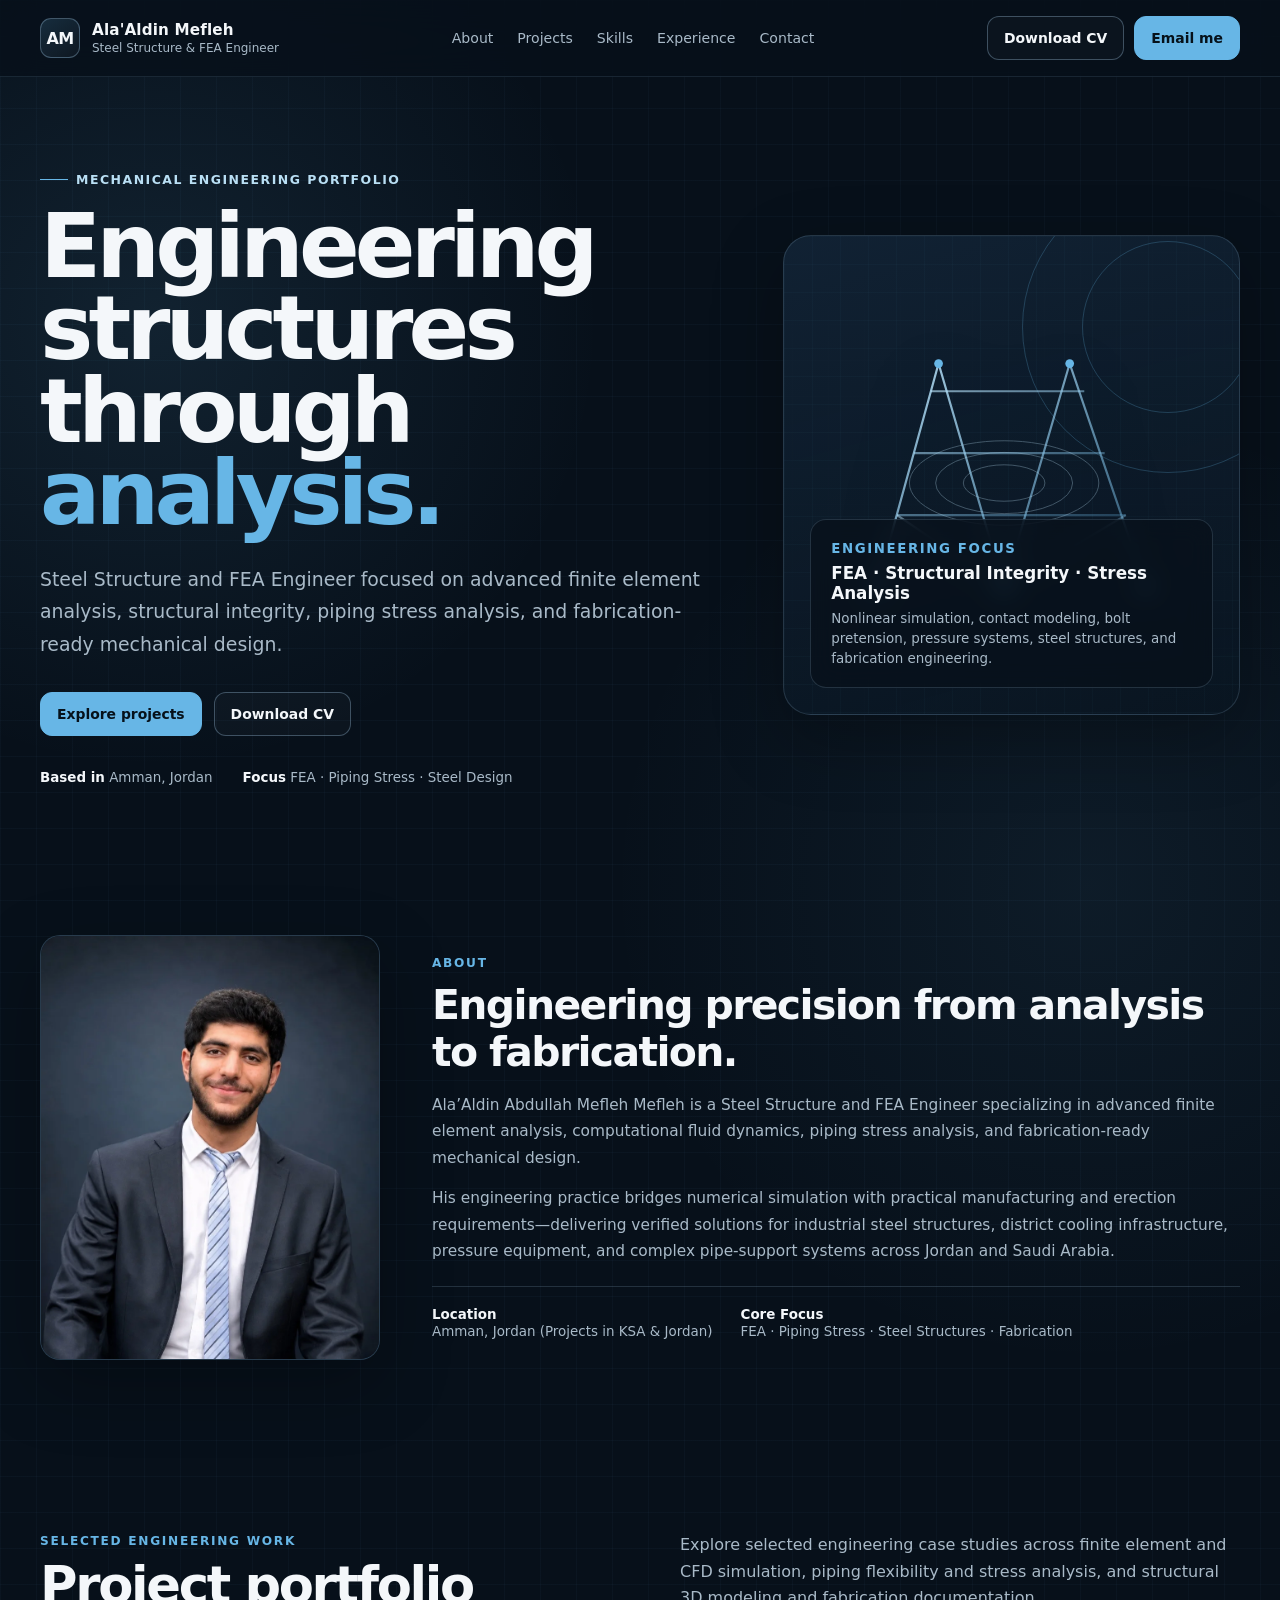
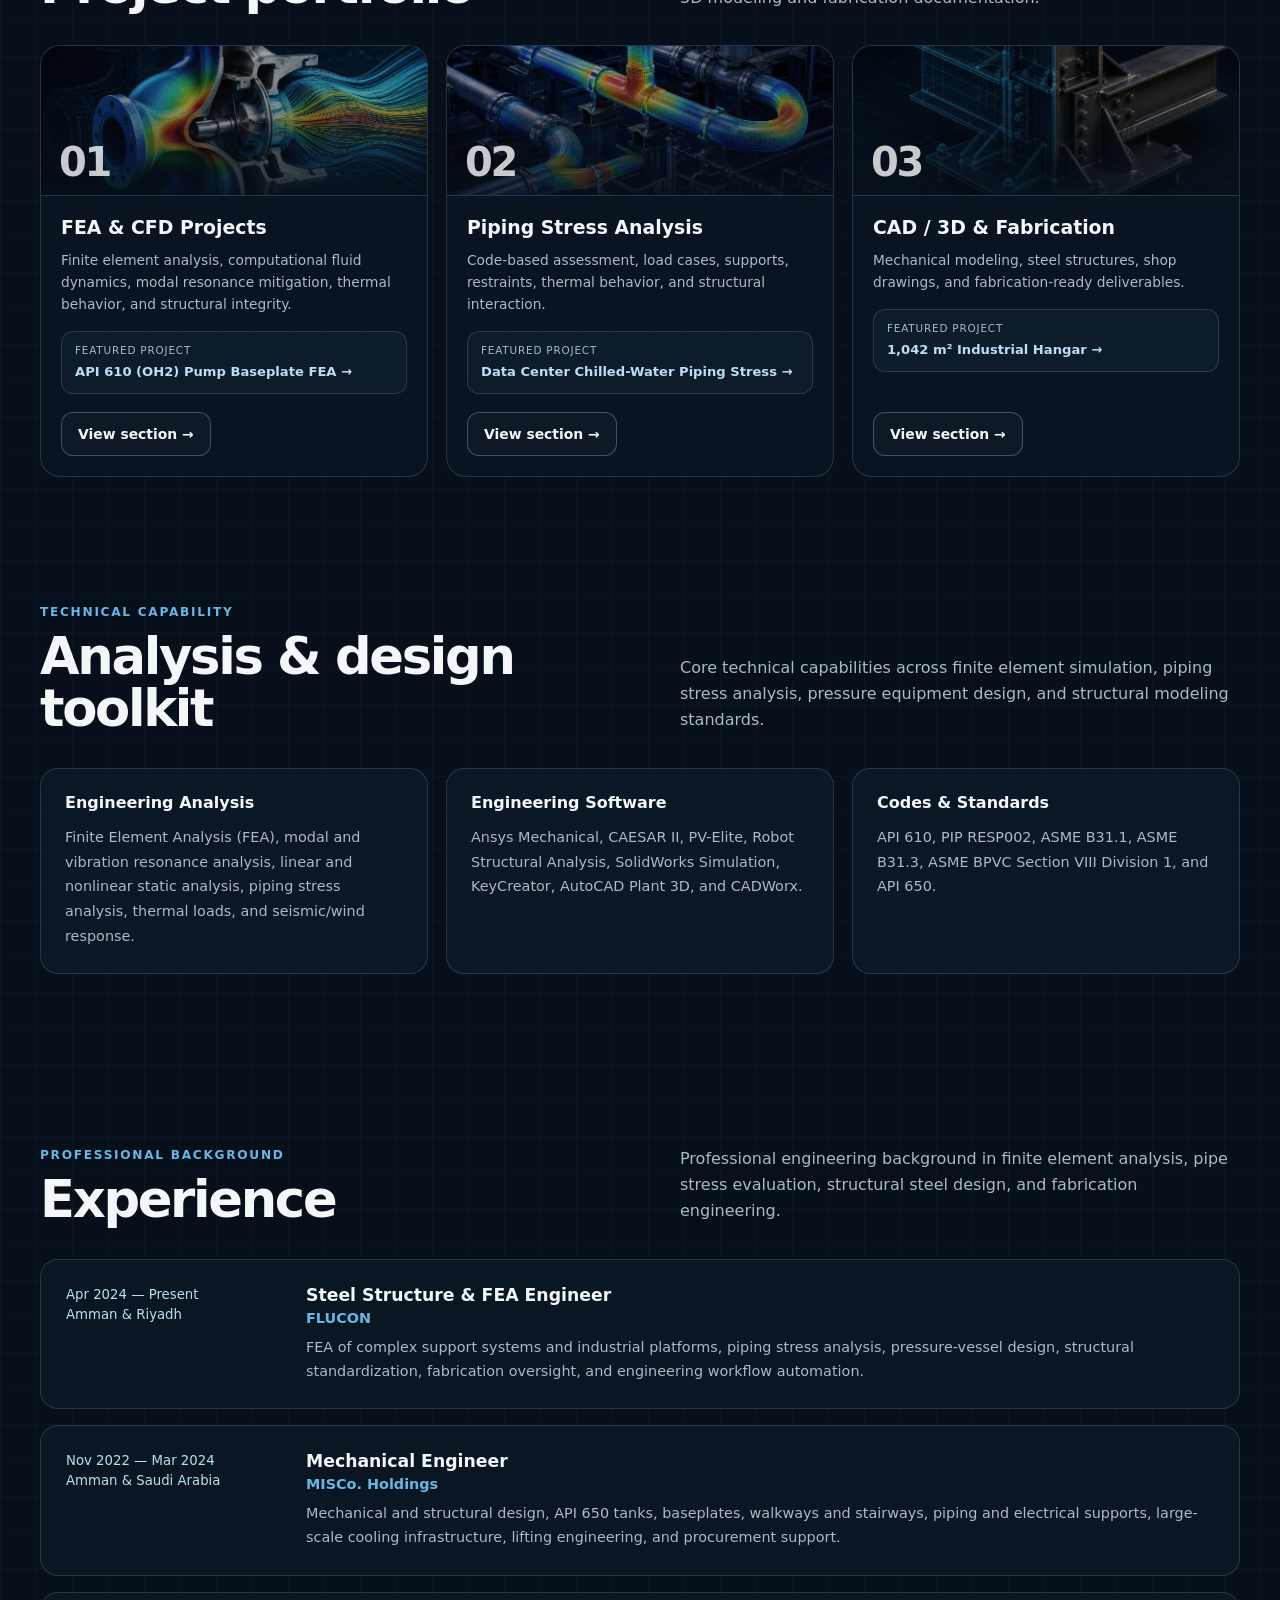
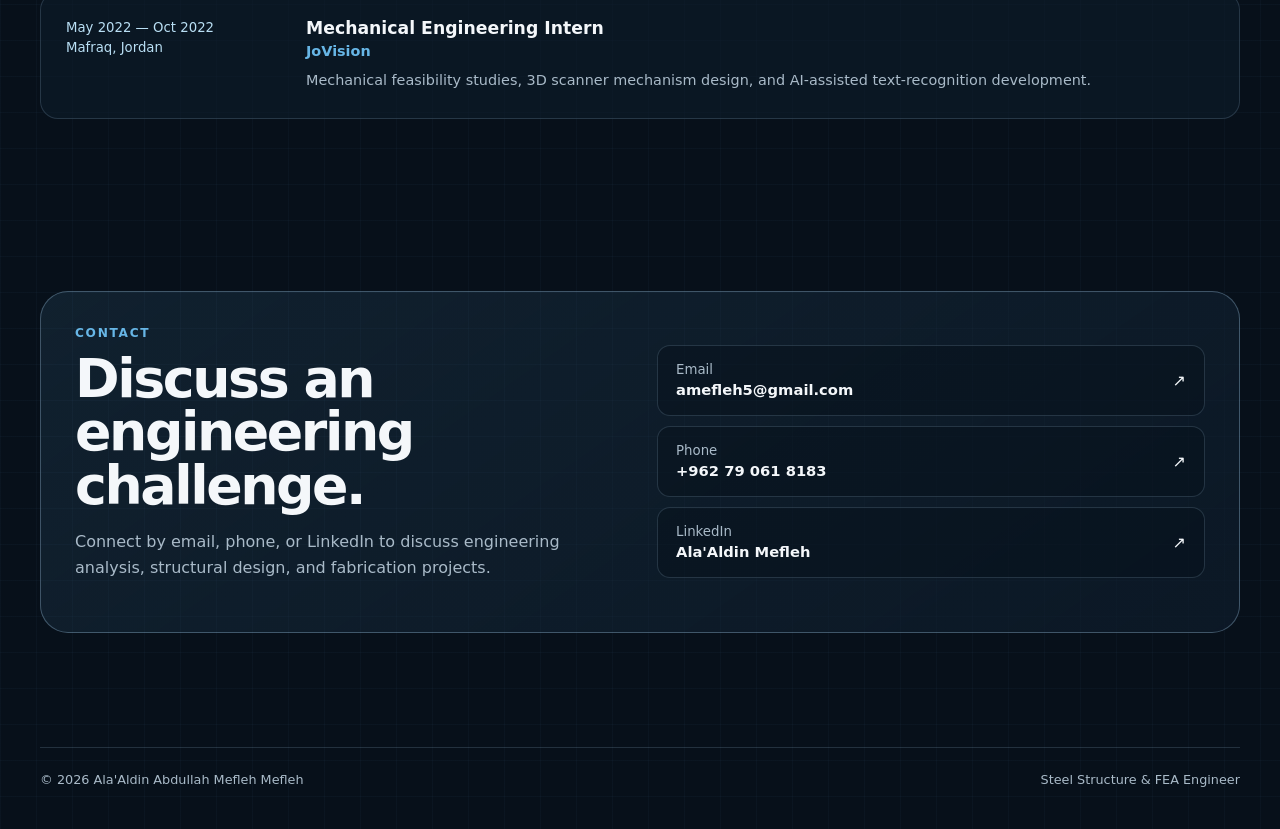
<file: index.html>
<!doctype html>
<html lang="en">
<head>
  <meta charset="utf-8" />
  <meta name="viewport" content="width=device-width,initial-scale=1" />
  <meta name="description" content="Portfolio of Ala'Aldin Abdullah Mefleh Mefleh — Steel Structure and FEA Engineer specializing in finite element analysis, piping stress analysis, and CAD/fabrication engineering." />
  <title>Ala'Aldin Mefleh | Steel Structure & FEA Engineer</title>
  <link rel="stylesheet" href="styles.css" />
</head>
<body>
<a class="skip-link" href="#main">Skip to content</a>
<header class="site-header">
  <div class="container nav">
    <a class="brand" href="index.html" aria-label="Ala'Aldin Mefleh home">
      <span class="brand-mark">AM</span>
      <span class="brand-copy"><strong>Ala'Aldin Mefleh</strong><span>Steel Structure &amp; FEA Engineer</span></span>
    </a>
    <nav class="nav-links" aria-label="Primary navigation">
      <a href="#about">About</a>
      <a href="#projects">Projects</a>
      <a href="#skills">Skills</a>
      <a href="#experience">Experience</a>
      <a href="#contact">Contact</a>
    </nav>
    <div class="nav-actions">
      <a class="btn btn-ghost" href="assets/cv/AlaAldin_Mefleh-CV.pdf" download>Download CV</a>
      <a class="btn btn-primary" href="mailto:amefleh5@gmail.com">Email me</a>
    </div>
  </div>
</header>

<main id="main">
  <section class="hero">
    <div class="container hero-grid">
      <div>
        <div class="eyebrow">Mechanical engineering portfolio</div>
        <h1>Engineering structures through <span>analysis.</span></h1>
        <p class="hero-lede">Steel Structure and FEA Engineer focused on advanced finite element analysis, structural integrity, piping stress analysis, and fabrication-ready mechanical design.</p>
        <div class="hero-actions">
          <a class="btn btn-primary" href="#projects">Explore projects</a>
          <a class="btn btn-ghost" href="assets/cv/AlaAldin_Mefleh-CV.pdf" download>Download CV</a>
        </div>
        <div class="hero-meta">
          <span><strong>Based in</strong> Amman, Jordan</span>
          <span><strong>Focus</strong> FEA · Piping Stress · Steel Design</span>
        </div>
      </div>

      <div class="engineering-card" aria-label="Abstract structural engineering illustration">
        <div class="blueprint-lines"></div>
        <div class="structure-graphic">
          <svg viewBox="0 0 520 470" role="img" aria-labelledby="structTitle">
            <title id="structTitle">Abstract steel frame and stress contours</title>
            <defs>
              <linearGradient id="g" x1="0" y1="0" x2="1" y2="1">
                <stop offset="0" stop-color="#b9dff4" stop-opacity=".95"/>
                <stop offset="1" stop-color="#67b6e6" stop-opacity=".35"/>
              </linearGradient>
            </defs>
            <g fill="none" stroke="url(#g)" stroke-width="3">
              <path d="M75 390 L160 82 L250 390 L340 82 L445 390"/>
              <path d="M103 290 H417 M126 205 H388 M149 120 H360" opacity=".75"/>
              <path d="M75 390 H445" stroke-width="5"/>
              <path d="M160 82 L340 82" stroke-width="5"/>
              <path d="M103 290 L250 390 L417 290" opacity=".5"/>
            </g>
            <g fill="#67b6e6">
              <circle cx="160" cy="82" r="6"/><circle cx="340" cy="82" r="6"/><circle cx="75" cy="390" r="6"/><circle cx="250" cy="390" r="6"/><circle cx="445" cy="390" r="6"/>
            </g>
            <g fill="none" stroke="#b9dff4" stroke-width="1.2" opacity=".35">
              <ellipse cx="250" cy="246" rx="130" ry="58"/>
              <ellipse cx="250" cy="246" rx="94" ry="42"/>
              <ellipse cx="250" cy="246" rx="56" ry="25"/>
            </g>
          </svg>
        </div>
        <div class="engineering-badge">
          <small>Engineering focus</small>
          <strong>FEA · Structural Integrity · Stress Analysis</strong>
          <p>Nonlinear simulation, contact modeling, bolt pretension, pressure systems, steel structures, and fabrication engineering.</p>
        </div>
      </div>
    </div>
  </section>

  <section class="section" id="about">
    <div class="container about-grid">
      <div class="about-portrait-wrap">
        <img
          class="about-portrait"
          src="assets/images/alaa-mefleh-professional-portrait.webp"
          alt="Ala’Aldin Mefleh, Steel Structure and FEA Engineer"
          width="819"
          height="1024"
          loading="lazy"
          decoding="async"
        />
      </div>
      <div class="about-copy">
        <div class="kicker">About</div>
        <h2>Engineering precision from analysis to fabrication.</h2>
        <p>Ala’Aldin Abdullah Mefleh Mefleh is a Steel Structure and FEA Engineer specializing in advanced finite element analysis, computational fluid dynamics, piping stress analysis, and fabrication-ready mechanical design.</p>
        <p>His engineering practice bridges numerical simulation with practical manufacturing and erection requirements—delivering verified solutions for industrial steel structures, district cooling infrastructure, pressure equipment, and complex pipe-support systems across Jordan and Saudi Arabia.</p>
        <div class="about-meta">
          <span><strong>Location</strong> Amman, Jordan (Projects in KSA &amp; Jordan)</span>
          <span><strong>Core Focus</strong> FEA · Piping Stress · Steel Structures · Fabrication</span>
        </div>
      </div>
    </div>
  </section>

  <section class="section" id="projects">
    <div class="container">
      <div class="section-header">
        <div><div class="kicker">Selected engineering work</div><h2>Project portfolio</h2></div>
        <p>Explore selected engineering case studies across finite element and CFD simulation, piping flexibility and stress analysis, and structural 3D modeling and fabrication documentation.</p>
      </div>

      <div class="category-grid">
        <article class="category-card">
          <div class="category-card-cover">
            <img src="assets/covers/fea-cfd-category-cover.jpg" alt="Engineering simulation visual combining finite element stress contours and computational fluid dynamics streamlines">
            <span class="category-card-index">01</span>
          </div>
          <div class="category-card-body"><h3>FEA &amp; CFD Projects</h3><p>Finite element analysis, computational fluid dynamics, modal resonance mitigation, thermal behavior, and structural integrity.</p><div class="featured-project"><small>Featured project</small><a href="projects/fea/api-610-pump-baseplate-fea/index.html">API 610 (OH2) Pump Baseplate FEA →</a></div><a class="btn btn-ghost" href="projects/fea/index.html">View section →</a></div>
        </article>
        <article class="category-card">
          <div class="category-card-cover"><img src="assets/covers/piping-stress-category-cover.jpg" alt="Industrial piping system visualized with stress-analysis contours"><span class="category-card-index">02</span></div>
          <div class="category-card-body"><h3>Piping Stress Analysis</h3><p>Code-based assessment, load cases, supports, restraints, thermal behavior, and structural interaction.</p><div class="featured-project"><small>Featured project</small><a href="projects/piping-stress/data-center-chilled-water-piping-stress/index.html">Data Center Chilled-Water Piping Stress →</a></div><a class="btn btn-ghost" href="projects/piping-stress/index.html">View section →</a></div>
        </article>
        <article class="category-card">
          <div class="category-card-cover"><img src="assets/covers/cad-fabrication-category-cover.jpg" alt="Steel connection transitioning from a CAD wireframe into a fabrication-ready model"><span class="category-card-index">03</span></div>
          <div class="category-card-body"><h3>CAD / 3D &amp; Fabrication</h3><p>Mechanical modeling, steel structures, shop drawings, and fabrication-ready deliverables.</p><div class="featured-project"><small>Featured project</small><a href="projects/cad-fabrication/1042m2-industrial-hangar/index.html">1,042 m² Industrial Hangar →</a></div><a class="btn btn-ghost" href="projects/cad-fabrication/index.html">View section →</a></div>
        </article>
      </div>
    </div>
  </section>

  <section class="section section-tight" id="skills">
    <div class="container">
      <div class="section-header">
        <div><div class="kicker">Technical capability</div><h2>Analysis &amp; design toolkit</h2></div>
        <p>Core technical capabilities across finite element simulation, piping stress analysis, pressure equipment design, and structural modeling standards.</p>
      </div>
      <div class="skills-grid">
        <div class="skill-card"><h3>Engineering Analysis</h3><p>Finite Element Analysis (FEA), modal and vibration resonance analysis, linear and nonlinear static analysis, piping stress analysis, thermal loads, and seismic/wind response.</p></div>
        <div class="skill-card"><h3>Engineering Software</h3><p>Ansys Mechanical, CAESAR II, PV-Elite, Robot Structural Analysis, SolidWorks Simulation, KeyCreator, AutoCAD Plant 3D, and CADWorx.</p></div>
        <div class="skill-card"><h3>Codes &amp; Standards</h3><p>API 610, PIP RESP002, ASME B31.1, ASME B31.3, ASME BPVC Section VIII Division 1, and API 650.</p></div>
      </div>
    </div>
  </section>

  <section class="section" id="experience">
    <div class="container">
      <div class="section-header">
        <div><div class="kicker">Professional background</div><h2>Experience</h2></div>
        <p>Professional engineering background in finite element analysis, pipe stress evaluation, structural steel design, and fabrication engineering.</p>
      </div>
      <div class="timeline">
        <article class="timeline-item"><div class="timeline-when">Apr 2024 — Present<br>Amman &amp; Riyadh</div><div class="timeline-content"><h3>Steel Structure &amp; FEA Engineer</h3><div class="company">FLUCON</div><p>FEA of complex support systems and industrial platforms, piping stress analysis, pressure-vessel design, structural standardization, fabrication oversight, and engineering workflow automation.</p></div></article>
        <article class="timeline-item"><div class="timeline-when">Nov 2022 — Mar 2024<br>Amman &amp; Saudi Arabia</div><div class="timeline-content"><h3>Mechanical Engineer</h3><div class="company">MISCo. Holdings</div><p>Mechanical and structural design, API 650 tanks, baseplates, walkways and stairways, piping and electrical supports, large-scale cooling infrastructure, lifting engineering, and procurement support.</p></div></article>
        <article class="timeline-item"><div class="timeline-when">May 2022 — Oct 2022<br>Mafraq, Jordan</div><div class="timeline-content"><h3>Mechanical Engineering Intern</h3><div class="company">JoVision</div><p>Mechanical feasibility studies, 3D scanner mechanism design, and AI-assisted text-recognition development.</p></div></article>
      </div>
    </div>
  </section>

  <section class="section" id="contact">
    <div class="container contact-panel">
      <div class="contact-grid">
        <div><div class="kicker">Contact</div><h2>Discuss an engineering challenge.</h2><p>Connect by email, phone, or LinkedIn to discuss engineering analysis, structural design, and fabrication projects.</p></div>
        <div class="contact-links">
          <a class="contact-link" href="mailto:amefleh5@gmail.com"><span><small>Email</small><strong>amefleh5@gmail.com</strong></span><span>↗</span></a>
          <a class="contact-link" href="tel:+962790618183"><span><small>Phone</small><strong>+962 79 061 8183</strong></span><span>↗</span></a>
          <a class="contact-link" href="https://www.linkedin.com/in/alaa-mefleh-83b4aa18b/" target="_blank" rel="noopener noreferrer"><span><small>LinkedIn</small><strong>Ala'Aldin Mefleh</strong></span><span>↗</span></a>
        </div>
      </div>
    </div>
  </section>
</main>

<footer class="footer"><div class="container footer-inner"><span>© <span data-year></span> Ala'Aldin Abdullah Mefleh Mefleh</span><span>Steel Structure &amp; FEA Engineer</span></div></footer>
<script src="script.js"></script>
</body>
</html>
</file>
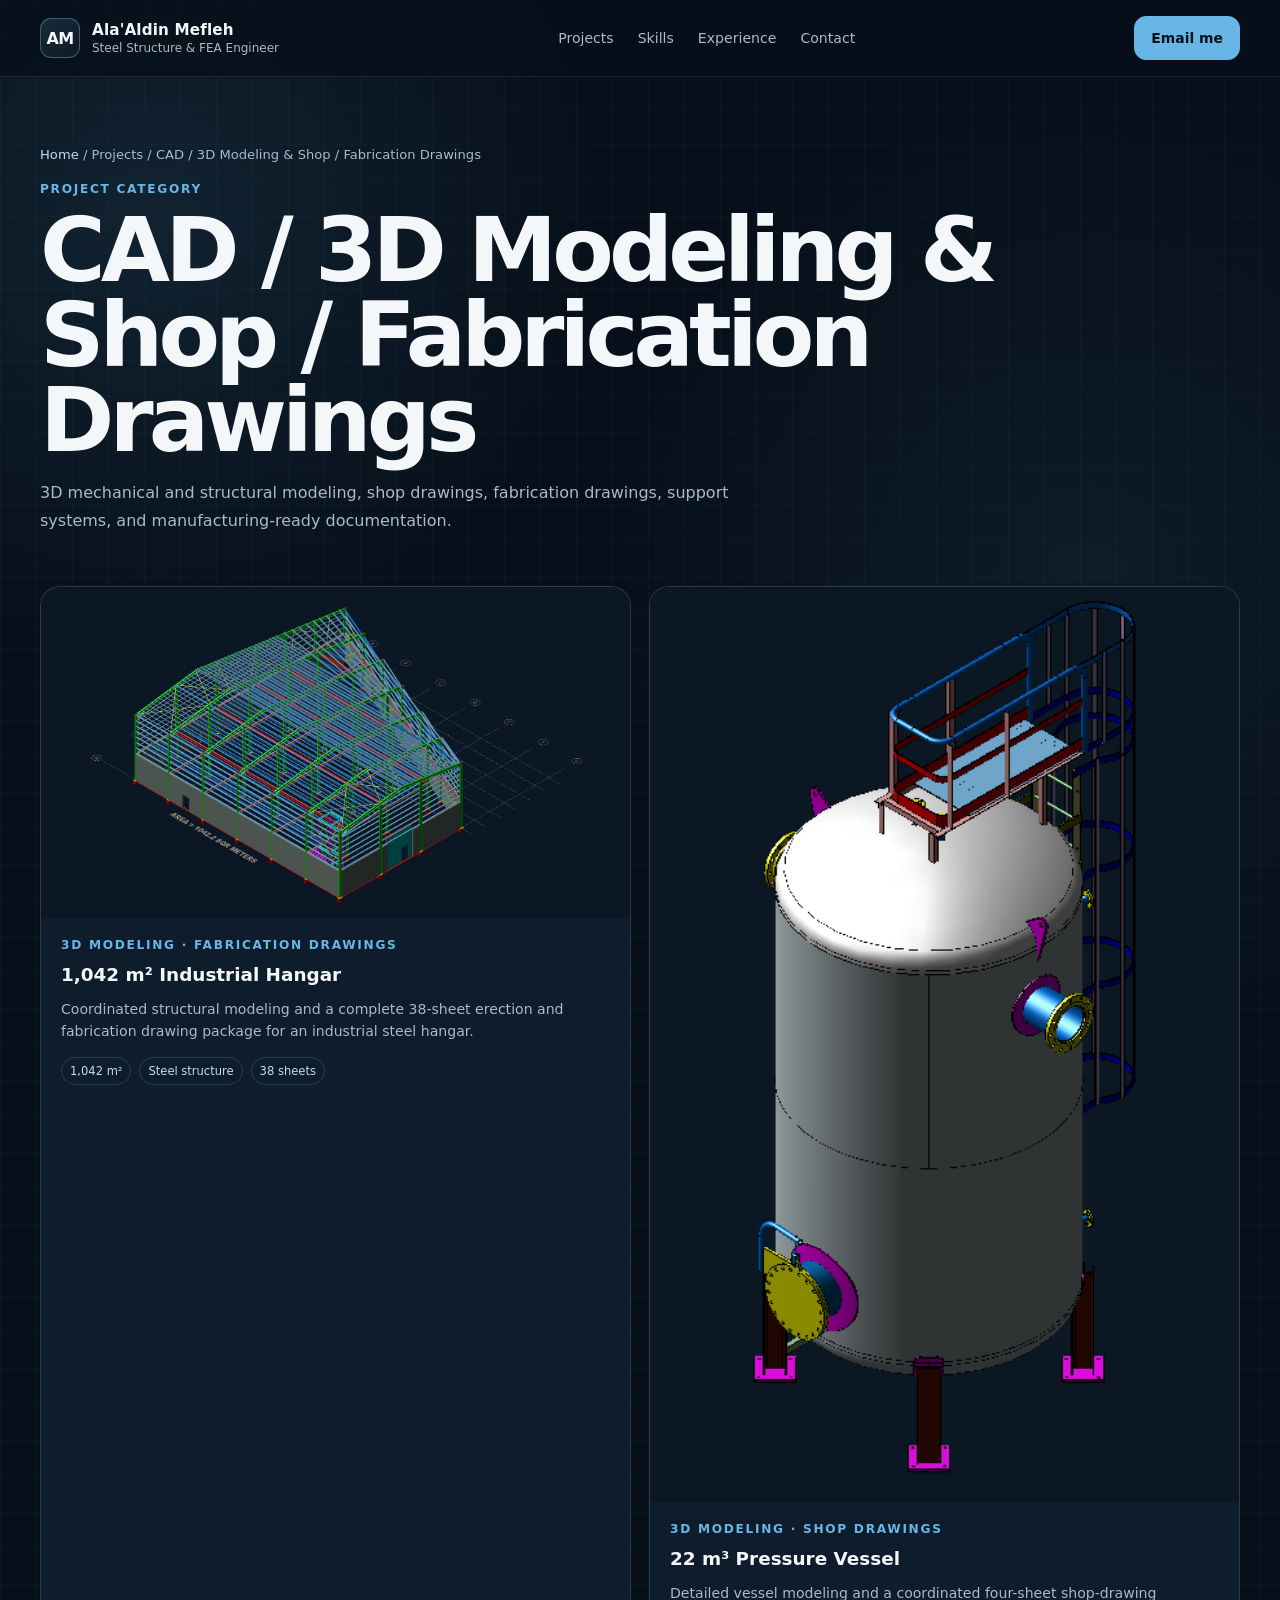
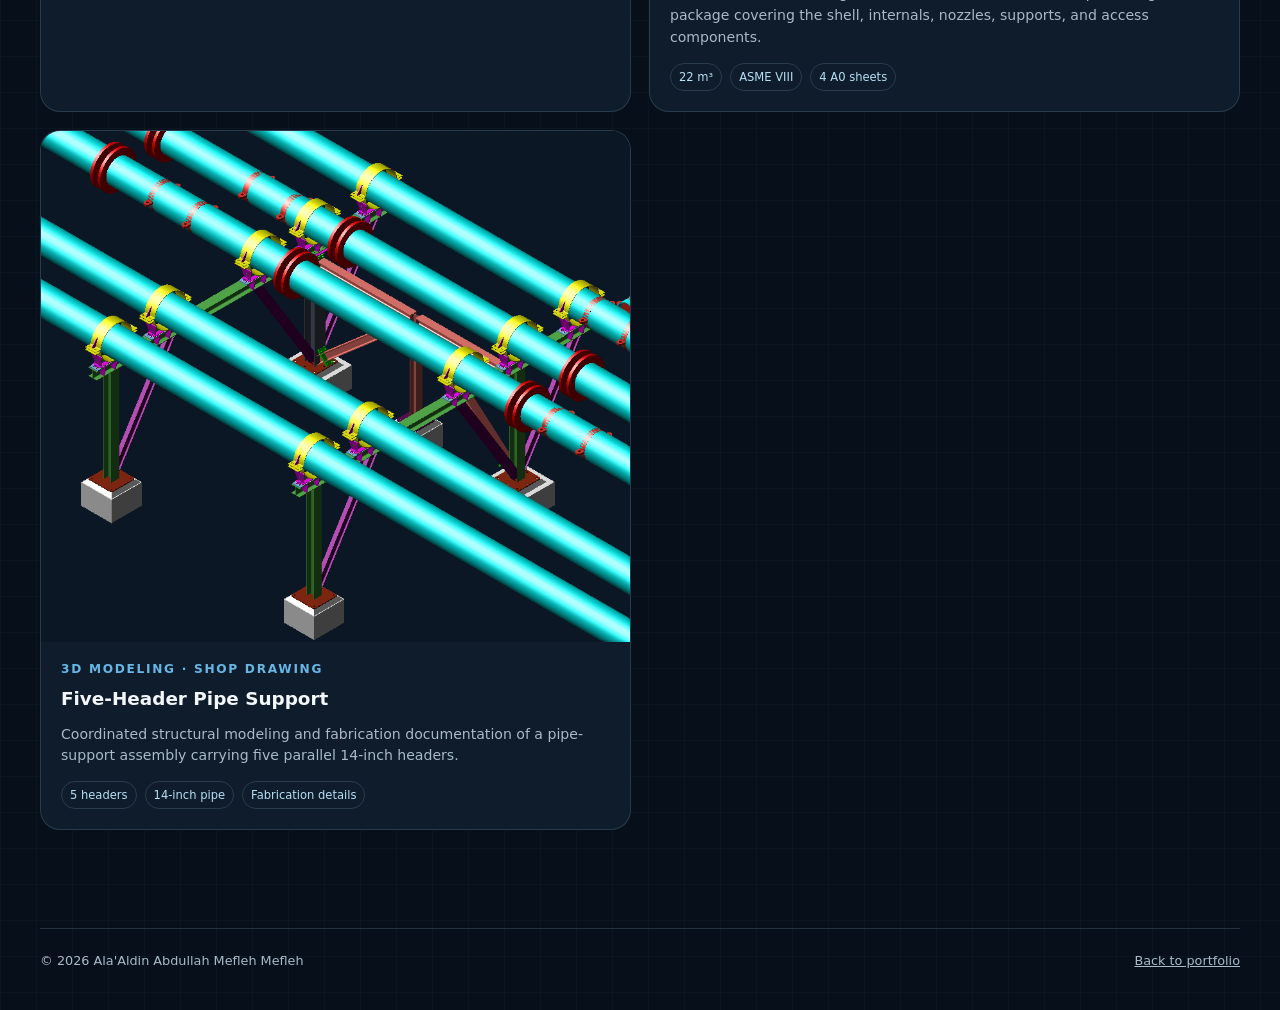
<file: projects/cad-fabrication/index.html>
<!doctype html>
<html lang="en"><head><meta charset="utf-8"><meta name="viewport" content="width=device-width,initial-scale=1"><meta name="description" content="CAD / 3D Modeling & Shop / Fabrication Drawings — Ala'Aldin Mefleh engineering portfolio"><title>CAD / 3D Modeling & Shop / Fabrication Drawings | Ala'Aldin Mefleh</title><link rel="stylesheet" href="../../styles.css"></head>
<body><a class="skip-link" href="#main">Skip to content</a><header class="site-header"><div class="container nav"><a class="brand" href="../../index.html"><span class="brand-mark">AM</span><span class="brand-copy"><strong>Ala'Aldin Mefleh</strong><span>Steel Structure &amp; FEA Engineer</span></span></a><nav class="nav-links"><a href="../../index.html#projects">Projects</a><a href="../../index.html#skills">Skills</a><a href="../../index.html#experience">Experience</a><a href="../../index.html#contact">Contact</a></nav><div class="nav-actions"><a class="btn btn-primary" href="mailto:amefleh5@gmail.com">Email me</a></div></div></header>
<main id="main"><section class="page-hero"><div class="container"><div class="breadcrumbs"><a href="../../index.html">Home</a> / Projects / CAD / 3D Modeling & Shop / Fabrication Drawings</div><div class="kicker">Project category</div><h1>CAD / 3D Modeling & Shop / Fabrication Drawings</h1><p>3D mechanical and structural modeling, shop drawings, fabrication drawings, support systems, and manufacturing-ready documentation.</p></div></section><section><div class="container project-grid"><a class="project-card" href="1042m2-industrial-hangar/index.html"><div class="project-thumb"><img src="1042m2-industrial-hangar/media/industrial-hangar-isometric-cover.jpeg" alt="Isometric structural model of the 1042 square metre industrial hangar"></div><div class="project-body"><div class="kicker">3D modeling · Fabrication drawings</div><h2>1,042 m² Industrial Hangar</h2><p>Coordinated structural modeling and a complete 38-sheet erection and fabrication drawing package for an industrial steel hangar.</p><div class="project-meta"><span class="tag">1,042 m²</span><span class="tag">Steel structure</span><span class="tag">38 sheets</span></div></div></a><a class="project-card" href="22m3-pressure-vessel/index.html"><div class="project-thumb"><img src="22m3-pressure-vessel/media/tank-isometric-cover.png" alt="Isometric model of the 22 cubic metre pressure vessel with platform and access ladder"></div><div class="project-body"><div class="kicker">3D modeling · Shop drawings</div><h2>22 m³ Pressure Vessel</h2><p>Detailed vessel modeling and a coordinated four-sheet shop-drawing package covering the shell, internals, nozzles, supports, and access components.</p><div class="project-meta"><span class="tag">22 m³</span><span class="tag">ASME VIII</span><span class="tag">4 A0 sheets</span></div></div></a><a class="project-card" href="five-header-pipe-support/index.html"><div class="project-thumb"><img src="five-header-pipe-support/media/support-with-five-headers-cover.png" alt="Isometric model of the structural pipe support carrying five 14-inch headers"></div><div class="project-body"><div class="kicker">3D modeling · Shop drawing</div><h2>Five-Header Pipe Support</h2><p>Coordinated structural modeling and fabrication documentation of a pipe-support assembly carrying five parallel 14-inch headers.</p><div class="project-meta"><span class="tag">5 headers</span><span class="tag">14-inch pipe</span><span class="tag">Fabrication details</span></div></div></a></div></section></main>
<footer class="footer"><div class="container footer-inner"><span>© <span data-year></span> Ala'Aldin Abdullah Mefleh Mefleh</span><a href="../../index.html">Back to portfolio</a></div></footer><script src="../../script.js"></script></body></html>
</file>
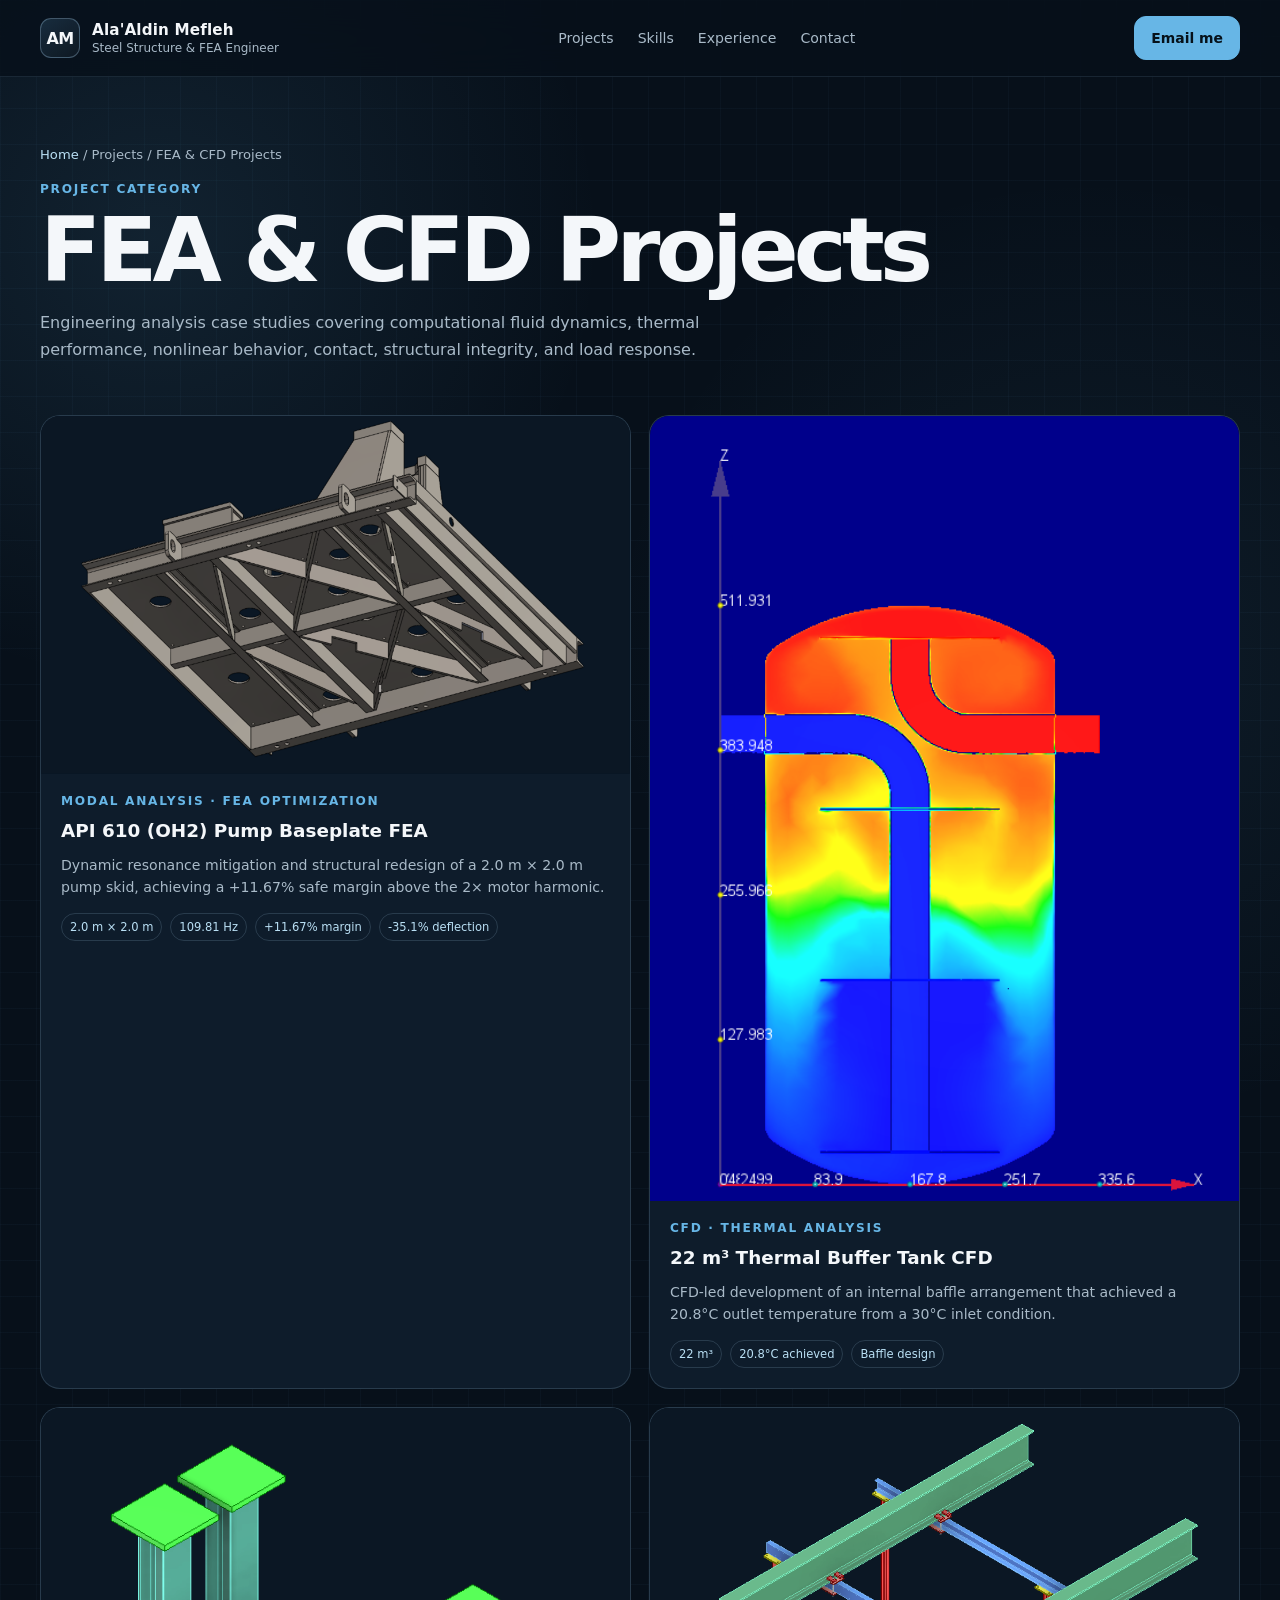
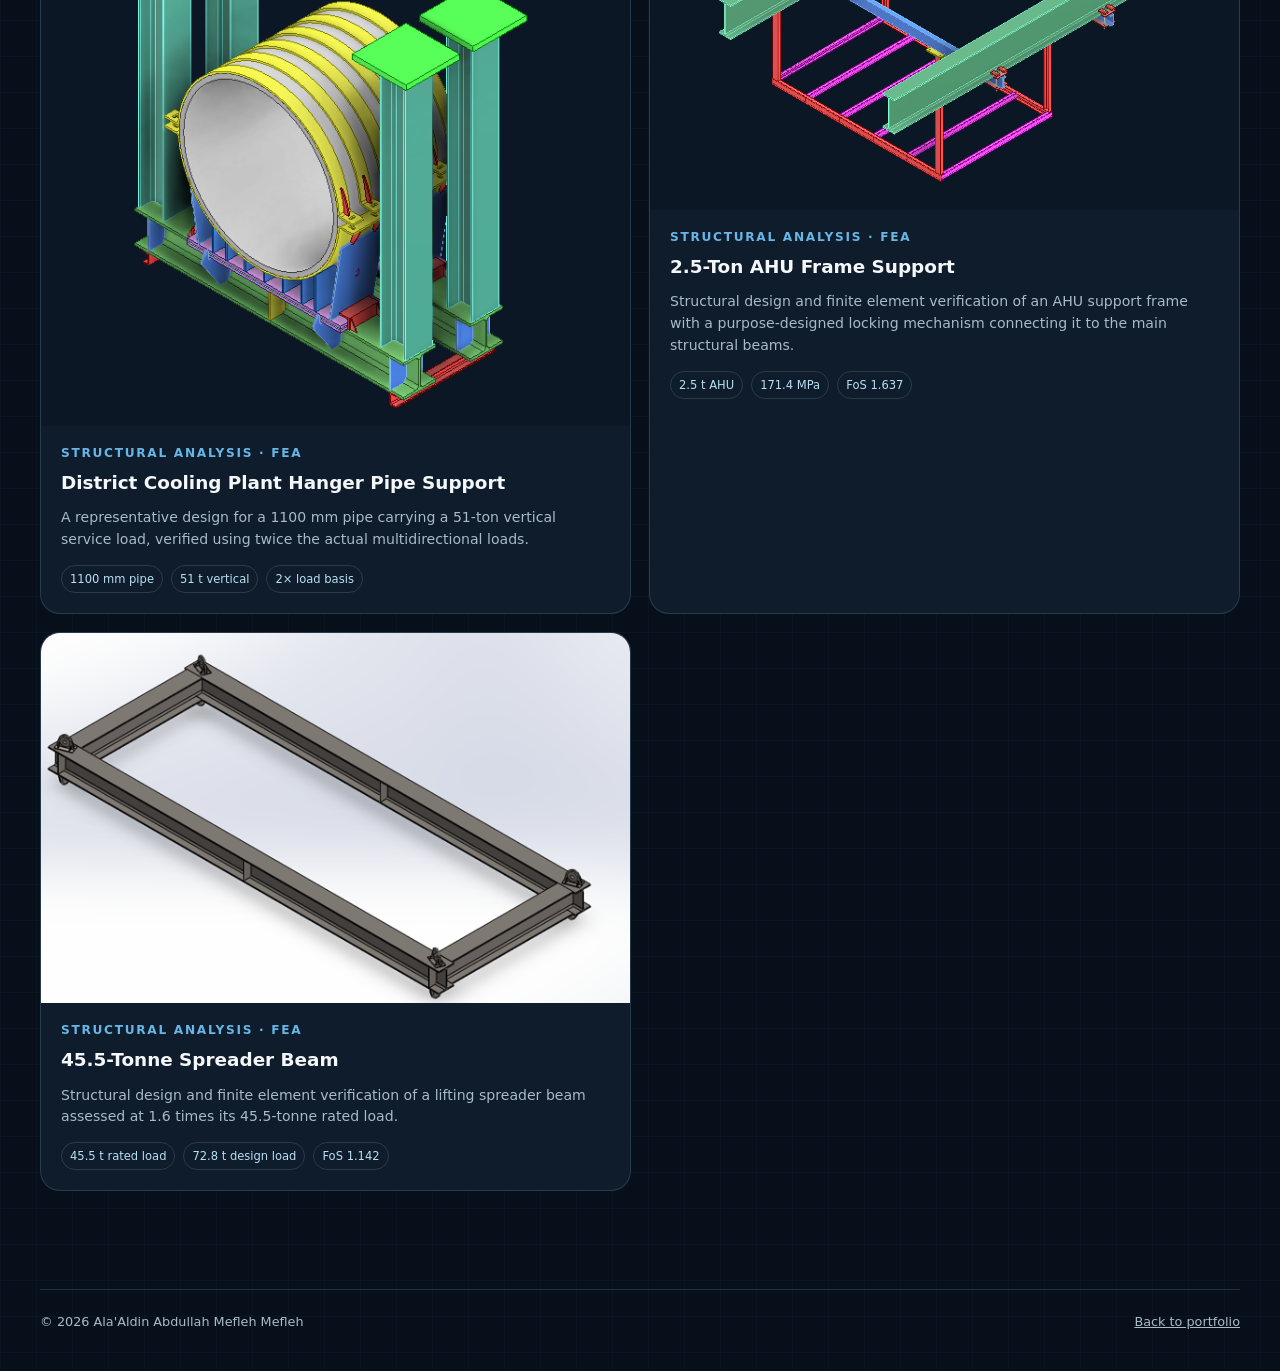
<file: projects/fea/index.html>
<!doctype html>
<html lang="en">
<head>
  <meta charset="utf-8">
  <meta name="viewport" content="width=device-width,initial-scale=1">
  <meta name="description" content="FEA and CFD projects from Ala'Aldin Mefleh's engineering portfolio">
  <title>FEA &amp; CFD Projects | Ala'Aldin Mefleh</title>
  <link rel="stylesheet" href="../../styles.css">
</head>
<body>
<a class="skip-link" href="#main">Skip to content</a>
<header class="site-header"><div class="container nav"><a class="brand" href="../../index.html"><span class="brand-mark">AM</span><span class="brand-copy"><strong>Ala'Aldin Mefleh</strong><span>Steel Structure &amp; FEA Engineer</span></span></a><nav class="nav-links"><a href="../../index.html#projects">Projects</a><a href="../../index.html#skills">Skills</a><a href="../../index.html#experience">Experience</a><a href="../../index.html#contact">Contact</a></nav><div class="nav-actions"><a class="btn btn-primary" href="mailto:amefleh5@gmail.com">Email me</a></div></div></header>
<main id="main">
  <section class="page-hero"><div class="container"><div class="breadcrumbs"><a href="../../index.html">Home</a> / Projects / FEA &amp; CFD Projects</div><div class="kicker">Project category</div><h1>FEA &amp; CFD Projects</h1><p>Engineering analysis case studies covering computational fluid dynamics, thermal performance, nonlinear behavior, contact, structural integrity, and load response.</p></div></section>
  <section><div class="container project-grid">
    <a class="project-card" href="api-610-pump-baseplate-fea/index.html">
      <div class="project-thumb"><img src="api-610-pump-baseplate-fea/media/subframe-optimized-x-brace.png" alt="Optimized API 610 pump baseplate subframe with diagonal X-braced truss layout"></div>
      <div class="project-body"><div class="kicker">Modal analysis · FEA Optimization</div><h2>API 610 (OH2) Pump Baseplate FEA</h2><p>Dynamic resonance mitigation and structural redesign of a 2.0 m × 2.0 m pump skid, achieving a +11.67% safe margin above the 2× motor harmonic.</p><div class="project-meta"><span class="tag">2.0 m × 2.0 m</span><span class="tag">109.81 Hz</span><span class="tag">+11.67% margin</span><span class="tag">-35.1% deflection</span></div></div>
    </a>
    <a class="project-card" href="22m3-thermal-buffer-tank-cfd/index.html">
      <div class="project-thumb"><img src="22m3-thermal-buffer-tank-cfd/media/cfd-temperature-front.png" alt="CFD temperature distribution through the 22 cubic metre thermal buffer tank"></div>
      <div class="project-body"><div class="kicker">CFD · Thermal analysis</div><h2>22 m³ Thermal Buffer Tank CFD</h2><p>CFD-led development of an internal baffle arrangement that achieved a 20.8°C outlet temperature from a 30°C inlet condition.</p><div class="project-meta"><span class="tag">22 m³</span><span class="tag">20.8°C achieved</span><span class="tag">Baffle design</span></div></div>
    </a>
    <a class="project-card" href="district-cooling-hanger-pipe-support/index.html">
      <div class="project-thumb"><img src="district-cooling-hanger-pipe-support/media/support-isometric-cover.png" alt="Isometric view of the district cooling plant hanger pipe support"></div>
      <div class="project-body"><div class="kicker">Structural analysis · FEA</div><h2>District Cooling Plant Hanger Pipe Support</h2><p>A representative design for a 1100 mm pipe carrying a 51-ton vertical service load, verified using twice the actual multidirectional loads.</p><div class="project-meta"><span class="tag">1100 mm pipe</span><span class="tag">51 t vertical</span><span class="tag">2× load basis</span></div></div>
    </a>
    <a class="project-card" href="ahu-frame-support/index.html">
      <div class="project-thumb"><img src="ahu-frame-support/media/ahu-support-isometric-cover.png" alt="Isometric view of the 2.5-ton AHU frame support and its connection to the main structural beams"></div>
      <div class="project-body"><div class="kicker">Structural analysis · FEA</div><h2>2.5-Ton AHU Frame Support</h2><p>Structural design and finite element verification of an AHU support frame with a purpose-designed locking mechanism connecting it to the main structural beams.</p><div class="project-meta"><span class="tag">2.5 t AHU</span><span class="tag">171.4 MPa</span><span class="tag">FoS 1.637</span></div></div>
    </a>
    <a class="project-card" href="45t-spreader-beam/index.html">
      <div class="project-thumb"><img src="45t-spreader-beam/media/spreader-beam-isometric-cover.png" alt="Isometric view of the 45.5-tonne spreader beam"></div>
      <div class="project-body"><div class="kicker">Structural analysis · FEA</div><h2>45.5-Tonne Spreader Beam</h2><p>Structural design and finite element verification of a lifting spreader beam assessed at 1.6 times its 45.5-tonne rated load.</p><div class="project-meta"><span class="tag">45.5 t rated load</span><span class="tag">72.8 t design load</span><span class="tag">FoS 1.142</span></div></div>
    </a>
  </div></section>
</main>
<footer class="footer"><div class="container footer-inner"><span>© <span data-year></span> Ala'Aldin Abdullah Mefleh Mefleh</span><a href="../../index.html">Back to portfolio</a></div></footer><script src="../../script.js"></script>
</body>
</html>
</file>
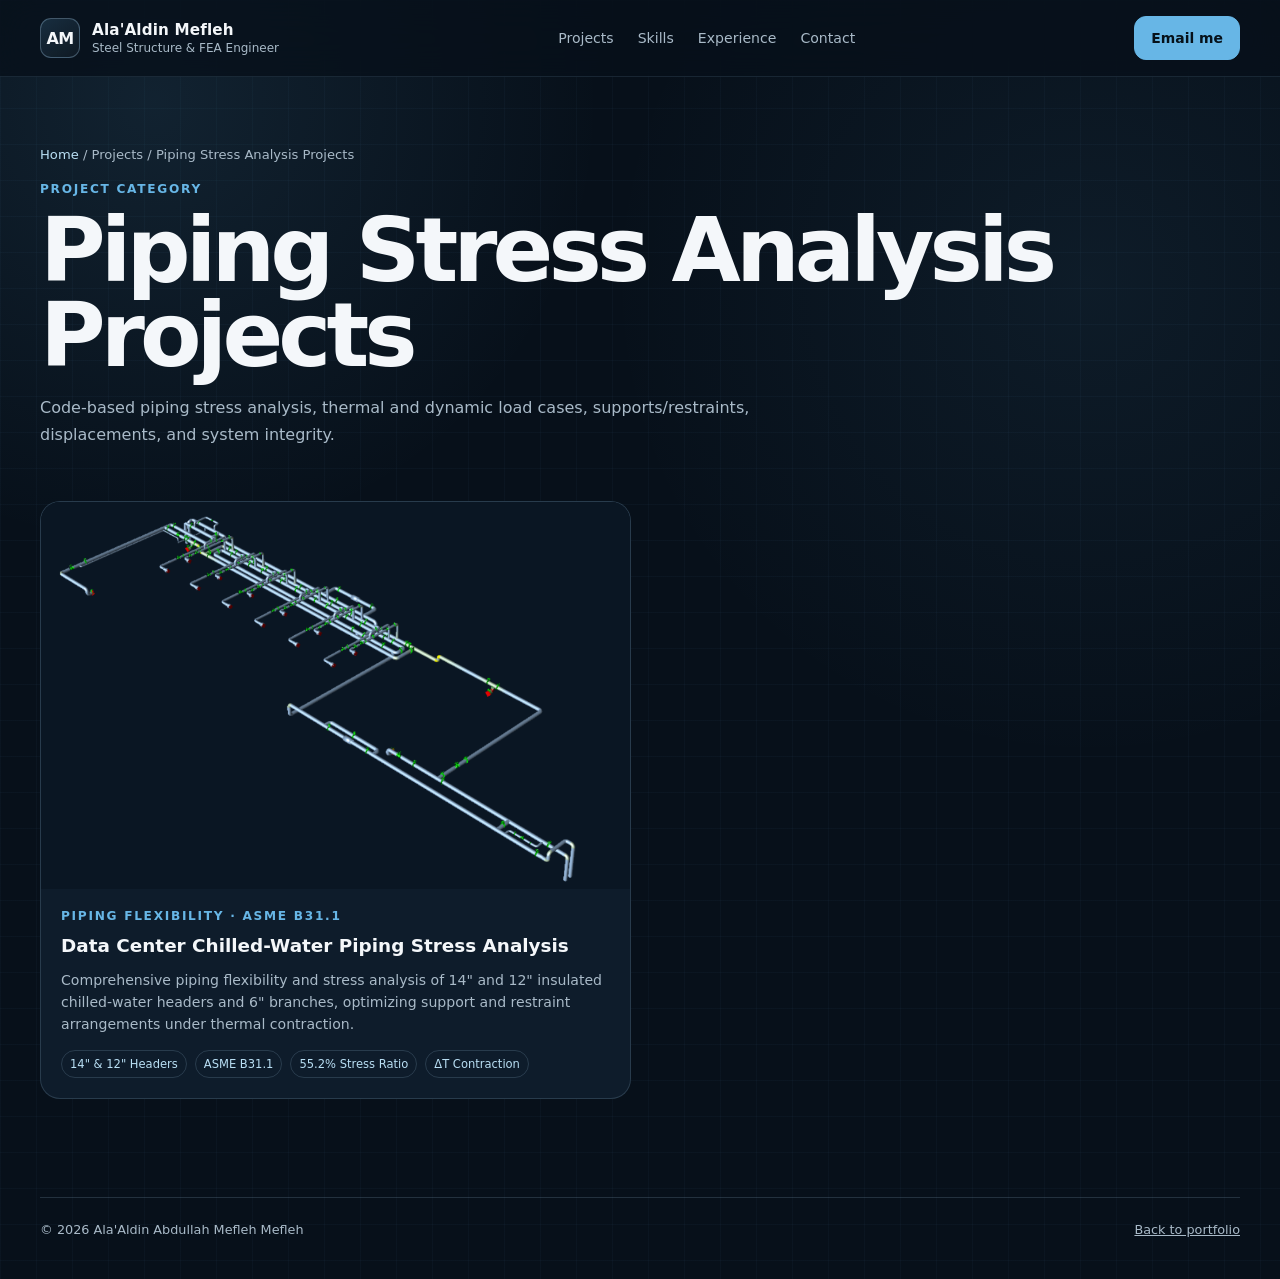
<file: projects/piping-stress/index.html>
<!doctype html>
<html lang="en">
<head>
  <meta charset="utf-8">
  <meta name="viewport" content="width=device-width,initial-scale=1">
  <meta name="description" content="Piping Stress Analysis Projects — Ala'Aldin Mefleh engineering portfolio">
  <title>Piping Stress Analysis Projects | Ala'Aldin Mefleh</title>
  <link rel="stylesheet" href="../../styles.css">
</head>
<body>
<a class="skip-link" href="#main">Skip to content</a>
<header class="site-header">
  <div class="container nav">
    <a class="brand" href="../../index.html" aria-label="Ala'Aldin Mefleh home">
      <span class="brand-mark">AM</span>
      <span class="brand-copy"><strong>Ala'Aldin Mefleh</strong><span>Steel Structure &amp; FEA Engineer</span></span>
    </a>
    <nav class="nav-links" aria-label="Primary navigation">
      <a href="../../index.html#projects">Projects</a>
      <a href="../../index.html#skills">Skills</a>
      <a href="../../index.html#experience">Experience</a>
      <a href="../../index.html#contact">Contact</a>
    </nav>
    <div class="nav-actions">
      <a class="btn btn-primary" href="mailto:amefleh5@gmail.com">Email me</a>
    </div>
  </div>
</header>

<main id="main">
  <section class="page-hero">
    <div class="container">
      <div class="breadcrumbs"><a href="../../index.html">Home</a> / Projects / Piping Stress Analysis Projects</div>
      <div class="kicker">Project category</div>
      <h1>Piping Stress Analysis Projects</h1>
      <p>Code-based piping stress analysis, thermal and dynamic load cases, supports/restraints, displacements, and system integrity.</p>
    </div>
  </section>

  <section>
    <div class="container project-grid">
      <a class="project-card" href="data-center-chilled-water-piping-stress/index.html">
        <div class="project-thumb">
          <img src="data-center-chilled-water-piping-stress/media/piping-sa-iso-view.png" alt="3D isometric stress model of the data center chilled-water distribution piping network">
        </div>
        <div class="project-body">
          <div class="kicker">Piping flexibility · ASME B31.1</div>
          <h2>Data Center Chilled-Water Piping Stress Analysis</h2>
          <p>Comprehensive piping flexibility and stress analysis of 14" and 12" insulated chilled-water headers and 6" branches, optimizing support and restraint arrangements under thermal contraction.</p>
          <div class="project-meta">
            <span class="tag">14" &amp; 12" Headers</span>
            <span class="tag">ASME B31.1</span>
            <span class="tag">55.2% Stress Ratio</span>
            <span class="tag">&Delta;T Contraction</span>
          </div>
        </div>
      </a>
    </div>
  </section>
</main>

<footer class="footer">
  <div class="container footer-inner">
    <span>© <span data-year></span> Ala'Aldin Abdullah Mefleh Mefleh</span>
    <a href="../../index.html">Back to portfolio</a>
  </div>
</footer>
<script src="../../script.js"></script>
</body>
</html>
</file>
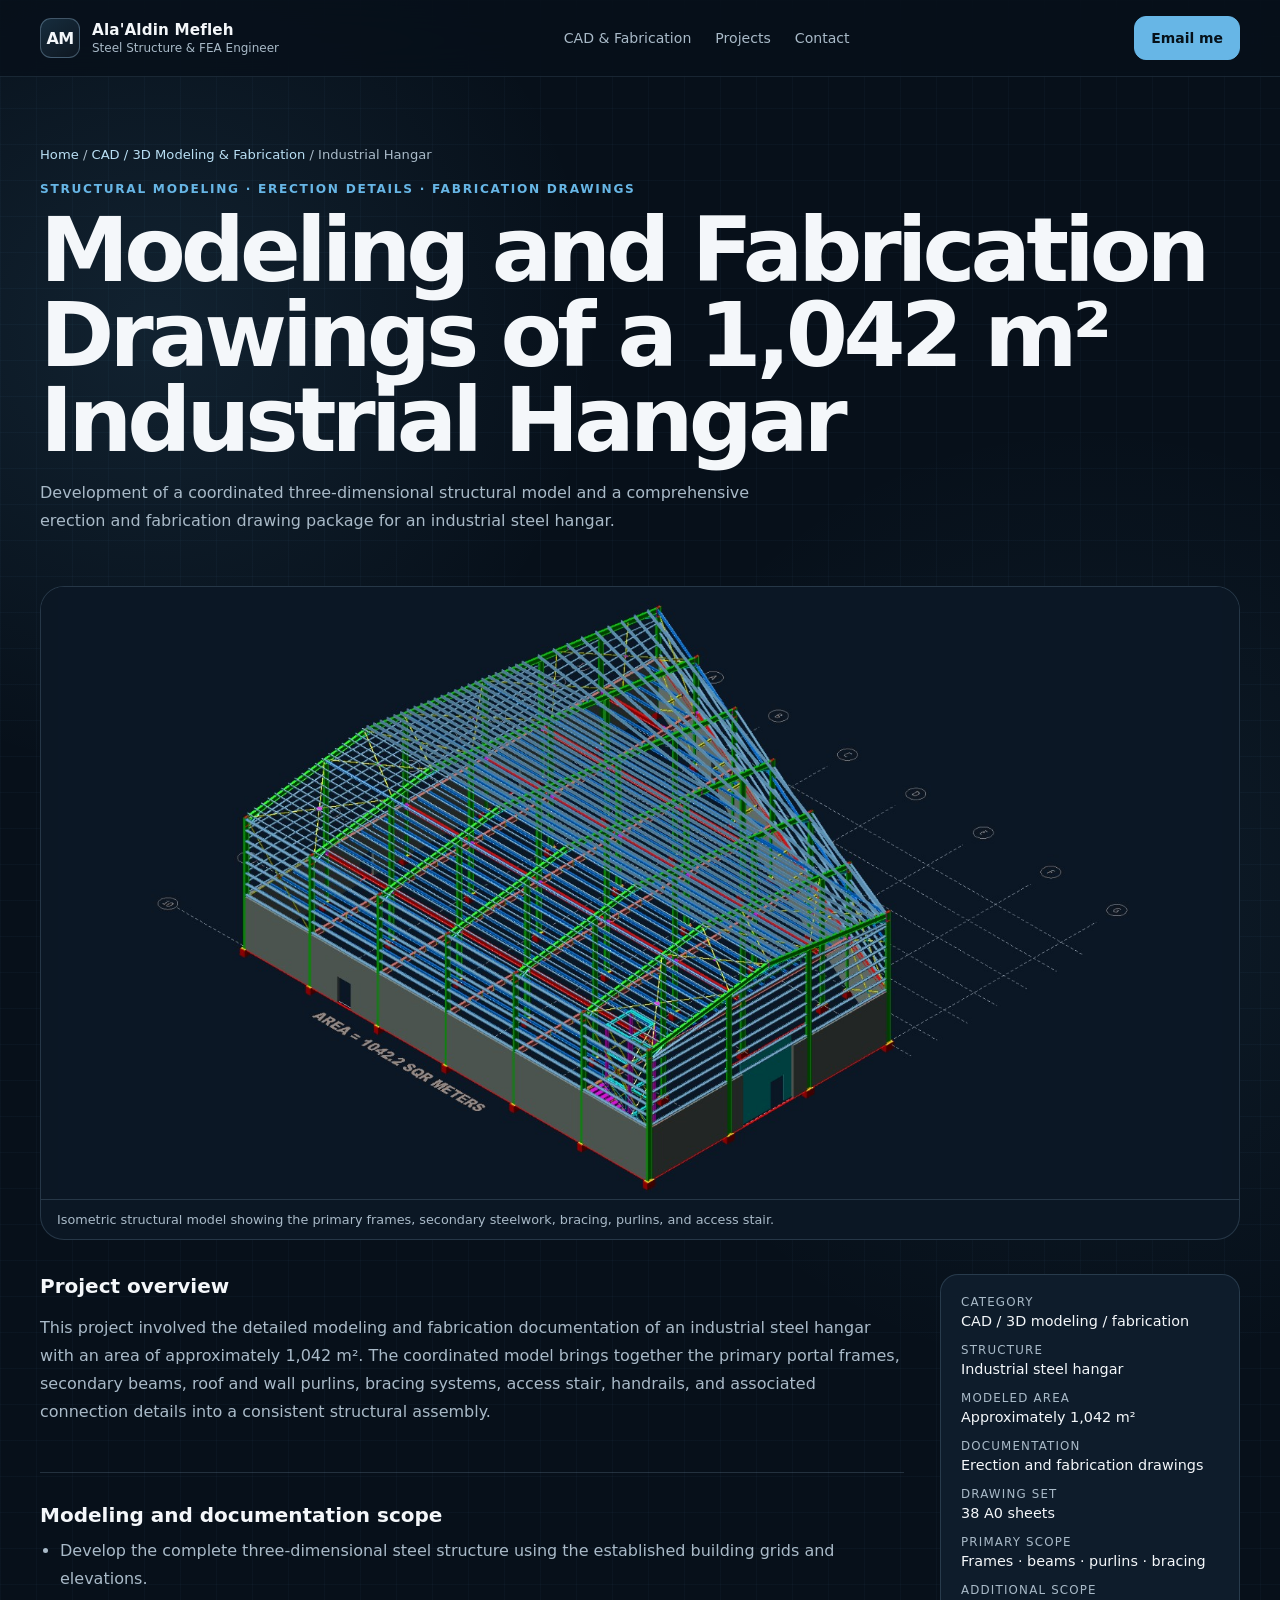
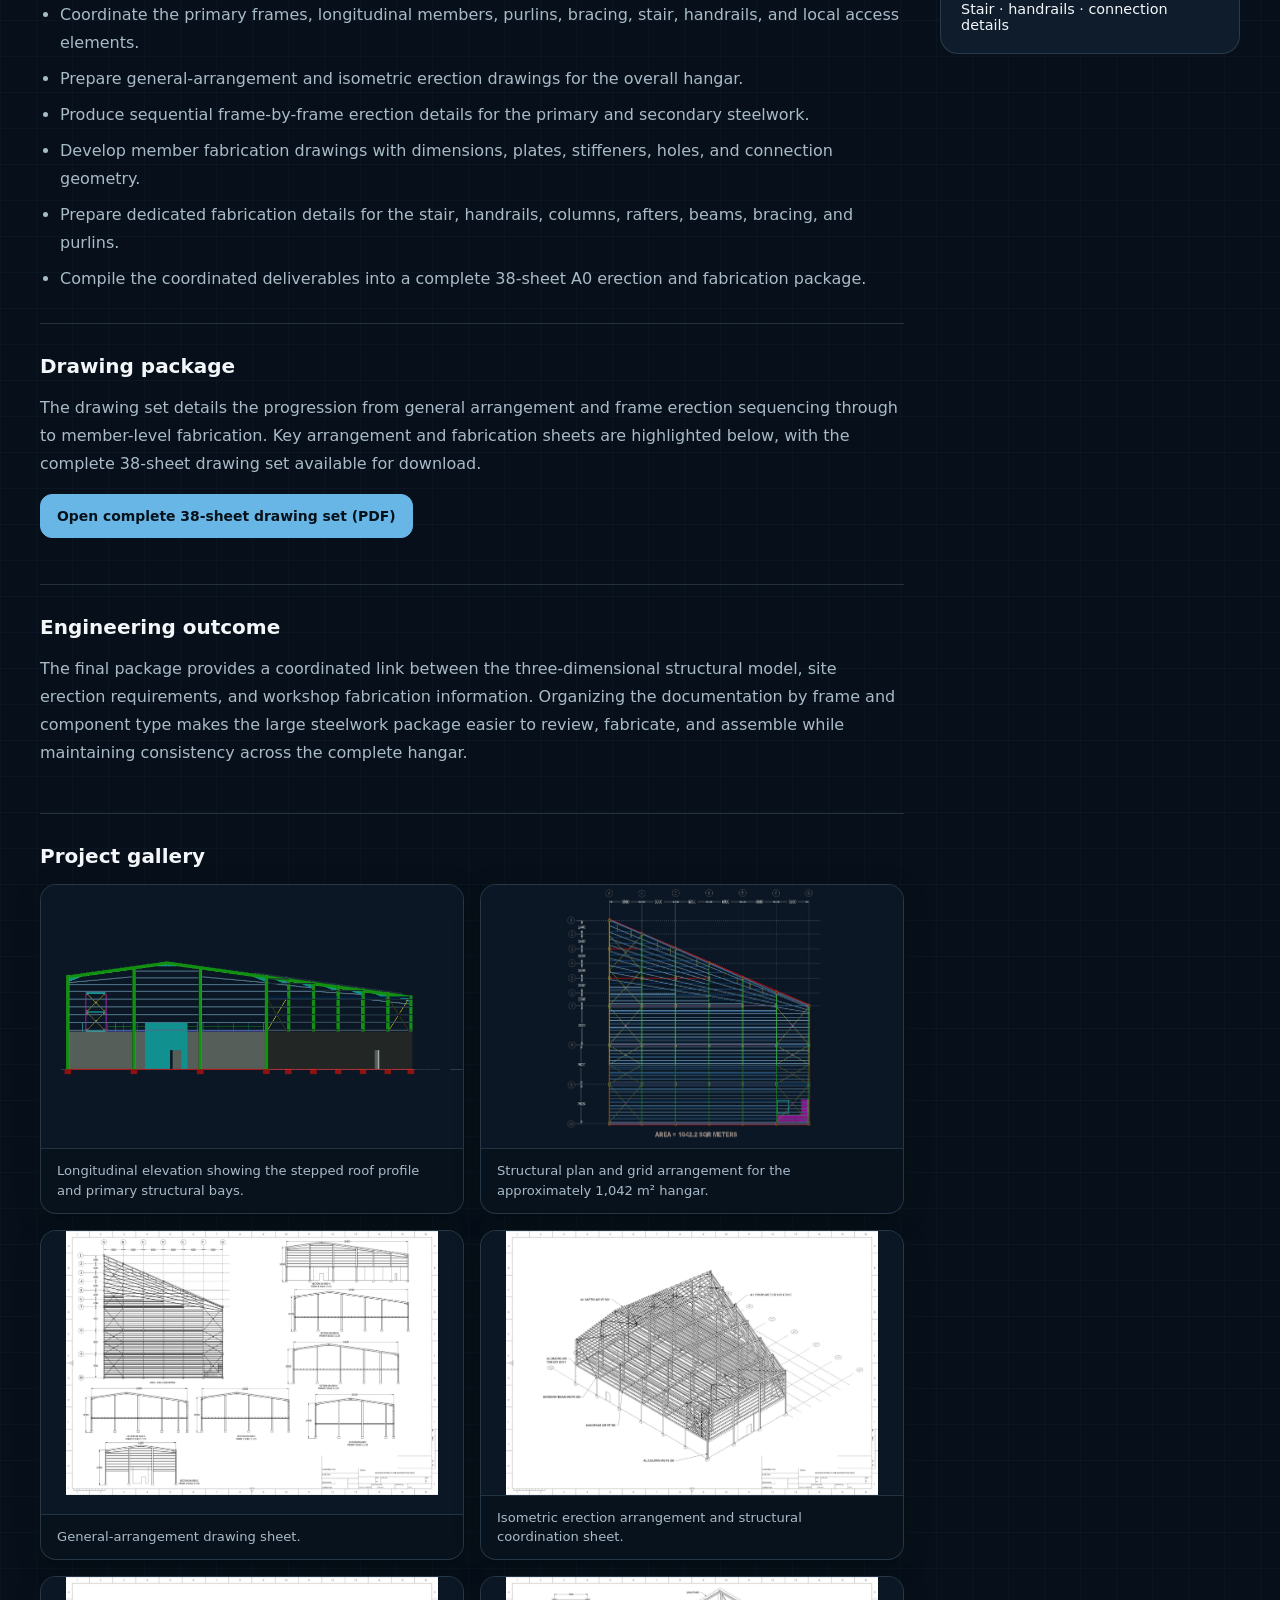
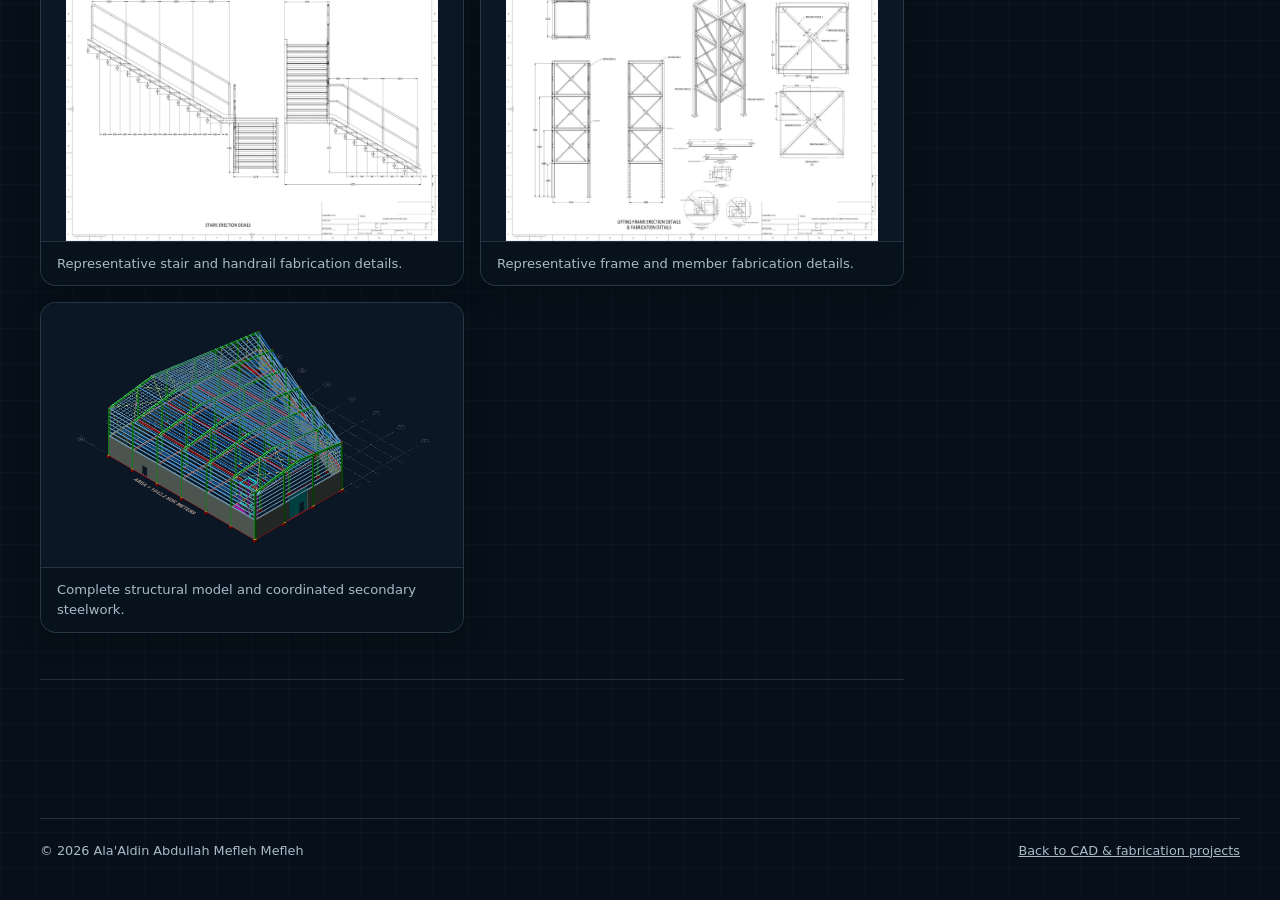
<file: projects/cad-fabrication/1042m2-industrial-hangar/index.html>
<!doctype html>
<html lang="en">
<head>
  <meta charset="utf-8">
  <meta name="viewport" content="width=device-width,initial-scale=1">
  <meta name="description" content="3D structural modeling and fabrication drawings for a 1042 square metre industrial steel hangar">
  <title>1,042 m² Industrial Hangar | Ala'Aldin Mefleh</title>
  <link rel="stylesheet" href="../../../styles.css">
</head>
<body>
<a class="skip-link" href="#main">Skip to content</a>
<header class="site-header"><div class="container nav"><a class="brand" href="../../../index.html"><span class="brand-mark">AM</span><span class="brand-copy"><strong>Ala'Aldin Mefleh</strong><span>Steel Structure &amp; FEA Engineer</span></span></a><nav class="nav-links"><a href="../index.html">CAD &amp; Fabrication</a><a href="../../../index.html#projects">Projects</a><a href="../../../index.html#contact">Contact</a></nav><div class="nav-actions"><a class="btn btn-primary" href="mailto:amefleh5@gmail.com">Email me</a></div></div></header>

<main id="main" class="project-detail">
  <section class="page-hero"><div class="container"><div class="breadcrumbs"><a href="../../../index.html">Home</a> / <a href="../index.html">CAD / 3D Modeling &amp; Fabrication</a> / Industrial Hangar</div><div class="kicker">Structural modeling · Erection details · Fabrication drawings</div><h1>Modeling and Fabrication Drawings of a 1,042 m² Industrial Hangar</h1><p>Development of a coordinated three-dimensional structural model and a comprehensive erection and fabrication drawing package for an industrial steel hangar.</p></div></section>

  <div class="container">
    <figure class="project-cover project-cover-image">
      <img src="media/industrial-hangar-isometric-cover.jpeg" alt="Isometric view of the complete industrial hangar structural model">
      <figcaption>Isometric structural model showing the primary frames, secondary steelwork, bracing, purlins, and access stair.</figcaption>
    </figure>

    <div class="detail-layout">
      <div class="detail-copy">
        <section><h2>Project overview</h2><p>This project involved the detailed modeling and fabrication documentation of an industrial steel hangar with an area of approximately 1,042 m². The coordinated model brings together the primary portal frames, secondary beams, roof and wall purlins, bracing systems, access stair, handrails, and associated connection details into a consistent structural assembly.</p></section>
        <section><h2>Modeling and documentation scope</h2><ul class="scope-list"><li>Develop the complete three-dimensional steel structure using the established building grids and elevations.</li><li>Coordinate the primary frames, longitudinal members, purlins, bracing, stair, handrails, and local access elements.</li><li>Prepare general-arrangement and isometric erection drawings for the overall hangar.</li><li>Produce sequential frame-by-frame erection details for the primary and secondary steelwork.</li><li>Develop member fabrication drawings with dimensions, plates, stiffeners, holes, and connection geometry.</li><li>Prepare dedicated fabrication details for the stair, handrails, columns, rafters, beams, bracing, and purlins.</li><li>Compile the coordinated deliverables into a complete 38-sheet A0 erection and fabrication package.</li></ul></section>
        <section><h2>Drawing package</h2><p>The drawing set details the progression from general arrangement and frame erection sequencing through to member-level fabrication. Key arrangement and fabrication sheets are highlighted below, with the complete 38-sheet drawing set available for download.</p><p><a class="btn btn-primary" href="media/industrial-hangar-fabrication-drawings.pdf" target="_blank" rel="noopener">Open complete 38-sheet drawing set (PDF)</a></p></section>
        <section><h2>Engineering outcome</h2><p>The final package provides a coordinated link between the three-dimensional structural model, site erection requirements, and workshop fabrication information. Organizing the documentation by frame and component type makes the large steelwork package easier to review, fabricate, and assemble while maintaining consistency across the complete hangar.</p></section>
        <section><h2>Project gallery</h2><div class="project-gallery">
          <figure><img src="media/industrial-hangar-elevation.jpeg" alt="Longitudinal elevation of the industrial hangar structural model"><figcaption>Longitudinal elevation showing the stepped roof profile and primary structural bays.</figcaption></figure>
          <figure><img src="media/industrial-hangar-plan.jpeg" alt="Structural plan view of the 1042 square metre industrial hangar"><figcaption>Structural plan and grid arrangement for the approximately 1,042 m² hangar.</figcaption></figure>
          <figure><img src="media/drawing-general-arrangement.jpg" alt="General arrangement fabrication drawing for the industrial hangar"><figcaption>General-arrangement drawing sheet.</figcaption></figure>
          <figure><img src="media/drawing-isometric-arrangement.jpg" alt="Isometric erection drawing for the industrial hangar"><figcaption>Isometric erection arrangement and structural coordination sheet.</figcaption></figure>
          <figure><img src="media/drawing-stair-fabrication.jpg" alt="Stair and handrail fabrication drawing for the industrial hangar"><figcaption>Representative stair and handrail fabrication details.</figcaption></figure>
          <figure><img src="media/drawing-frame-fabrication.jpg" alt="Frame and member fabrication drawing for the industrial hangar"><figcaption>Representative frame and member fabrication details.</figcaption></figure>
          <figure><img src="media/industrial-hangar-isometric-cover.jpeg" alt="Complete isometric model of the industrial hangar"><figcaption>Complete structural model and coordinated secondary steelwork.</figcaption></figure>
        </div></section>

      </div>
      <aside class="detail-aside"><dl><div><dt>Category</dt><dd>CAD / 3D modeling / fabrication</dd></div><div><dt>Structure</dt><dd>Industrial steel hangar</dd></div><div><dt>Modeled area</dt><dd>Approximately 1,042 m²</dd></div><div><dt>Documentation</dt><dd>Erection and fabrication drawings</dd></div><div><dt>Drawing set</dt><dd>38 A0 sheets</dd></div><div><dt>Primary scope</dt><dd>Frames · beams · purlins · bracing</dd></div><div><dt>Additional scope</dt><dd>Stair · handrails · connection details</dd></div></dl></aside>
    </div>
  </div>
</main>
<footer class="footer"><div class="container footer-inner"><span>© <span data-year></span> Ala'Aldin Abdullah Mefleh Mefleh</span><a href="../index.html">Back to CAD &amp; fabrication projects</a></div></footer><script src="../../../script.js"></script>
</body>
</html>
</file>
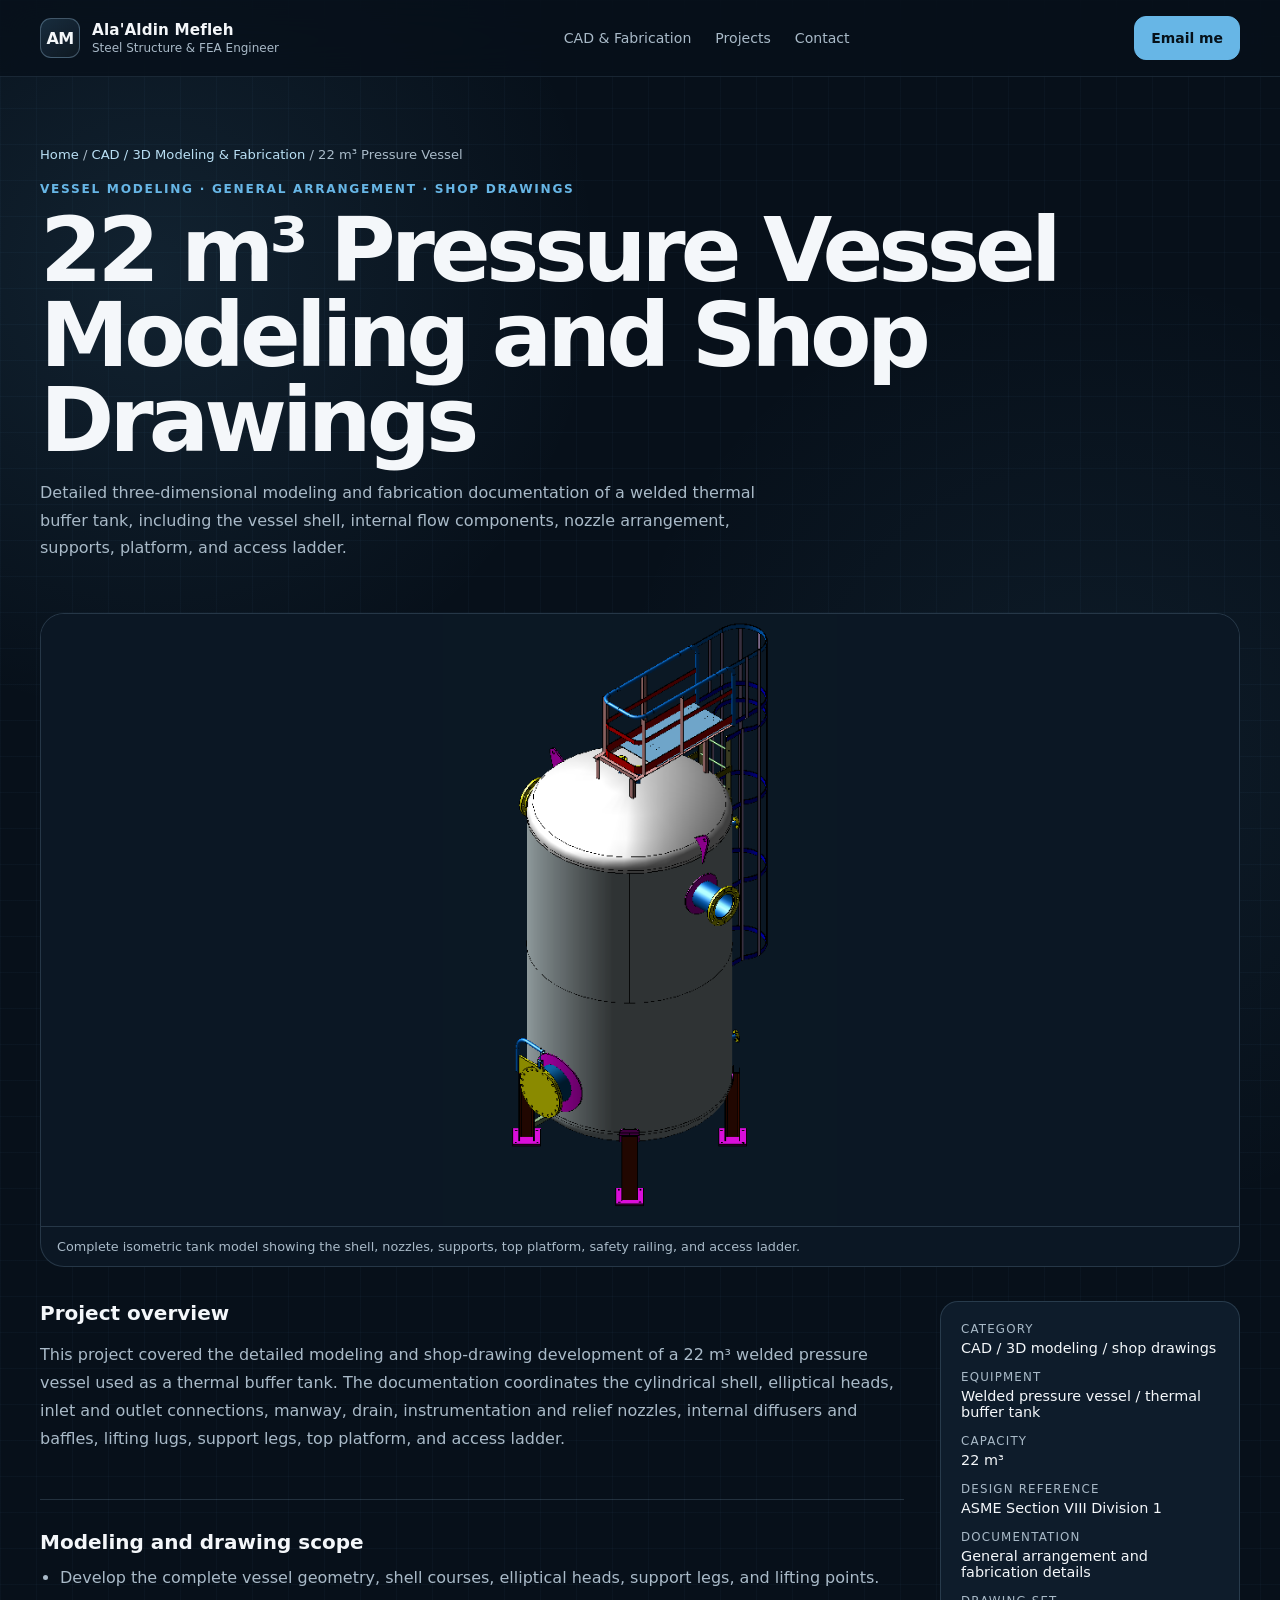
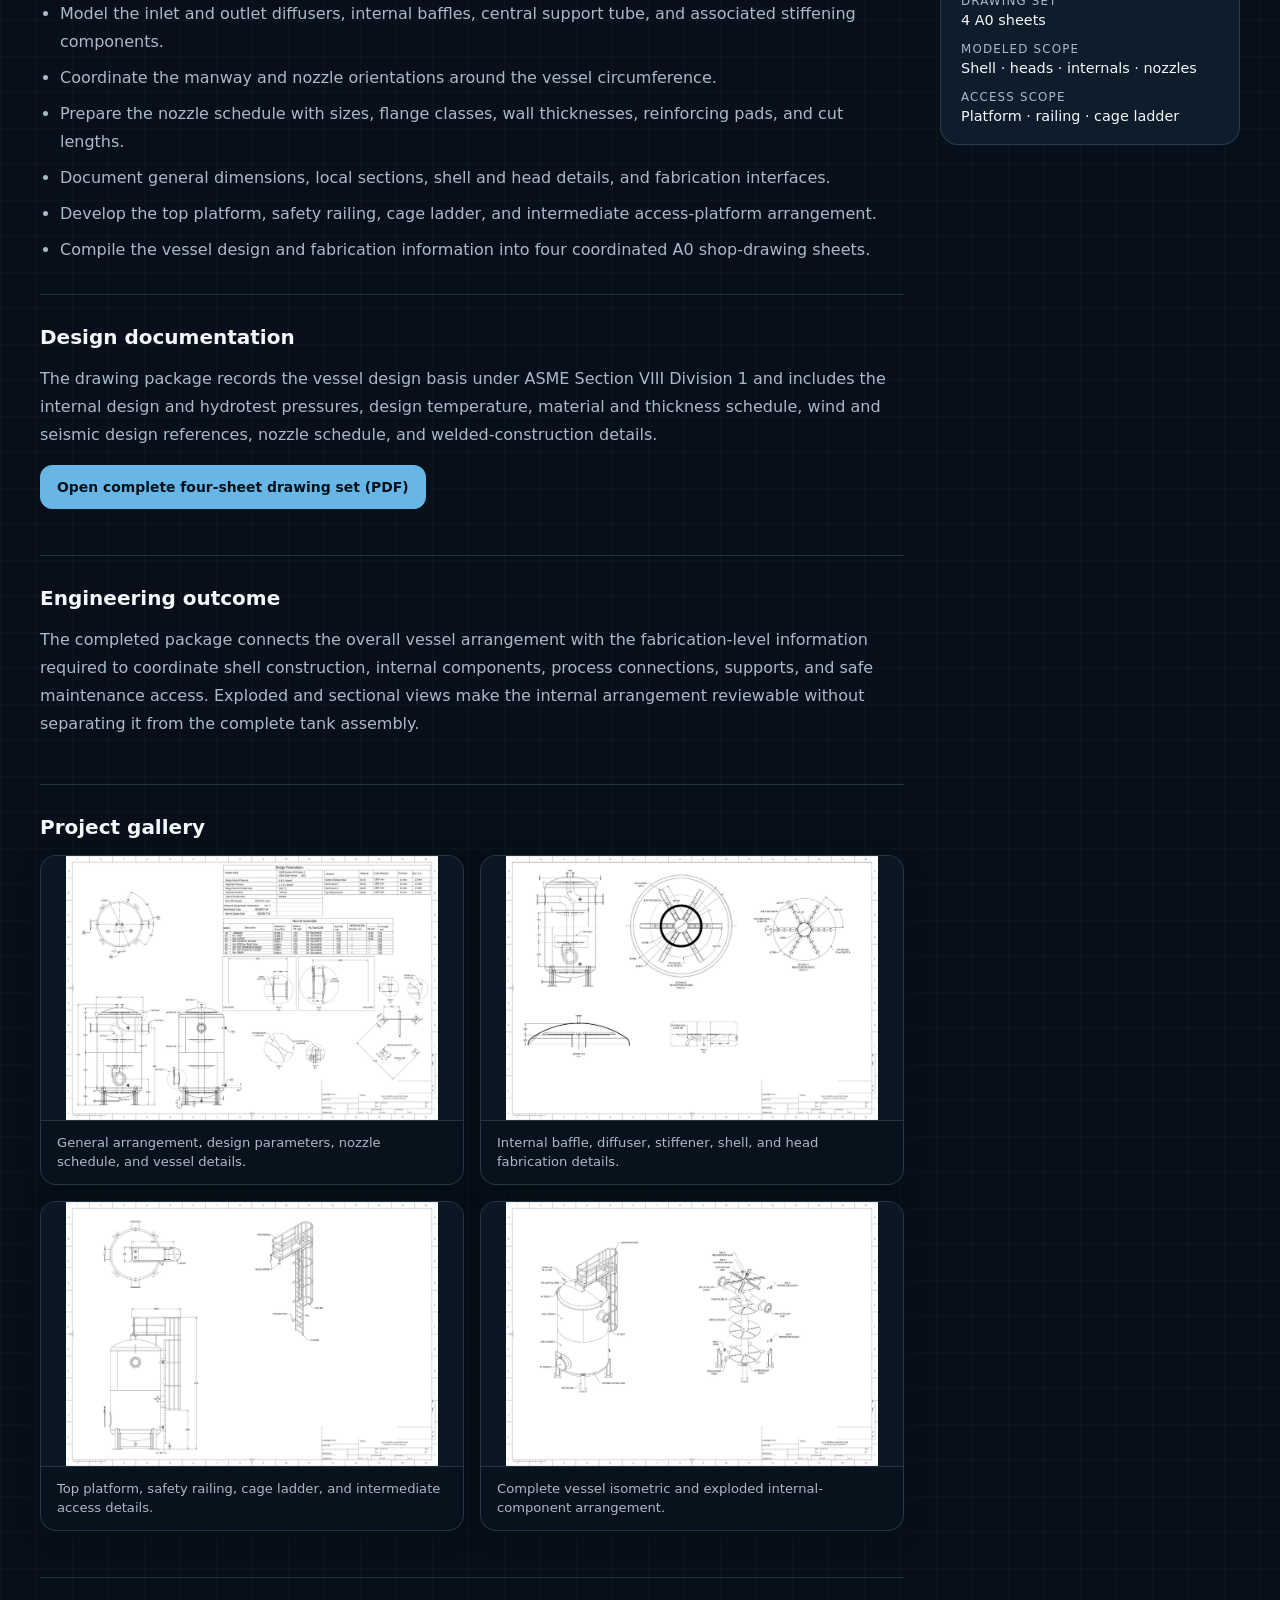
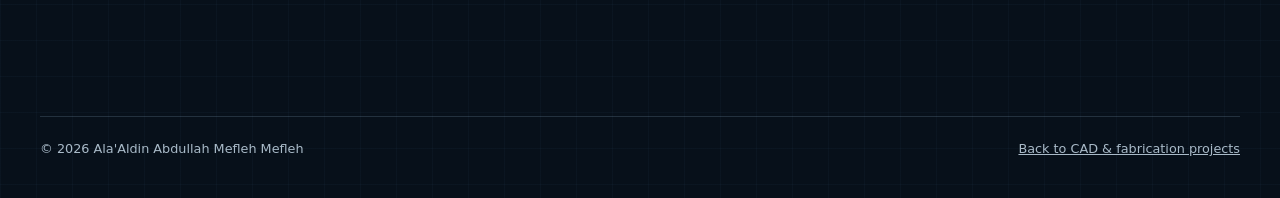
<file: projects/cad-fabrication/22m3-pressure-vessel/index.html>
<!doctype html>
<html lang="en">
<head>
  <meta charset="utf-8">
  <meta name="viewport" content="width=device-width,initial-scale=1">
  <meta name="description" content="3D modeling and shop drawings for a 22 cubic metre pressure vessel and thermal buffer tank">
  <title>22 m³ Pressure Vessel Modeling &amp; Shop Drawings | Ala'Aldin Mefleh</title>
  <link rel="stylesheet" href="../../../styles.css">
</head>
<body>
<a class="skip-link" href="#main">Skip to content</a>
<header class="site-header"><div class="container nav"><a class="brand" href="../../../index.html"><span class="brand-mark">AM</span><span class="brand-copy"><strong>Ala'Aldin Mefleh</strong><span>Steel Structure &amp; FEA Engineer</span></span></a><nav class="nav-links"><a href="../index.html">CAD &amp; Fabrication</a><a href="../../../index.html#projects">Projects</a><a href="../../../index.html#contact">Contact</a></nav><div class="nav-actions"><a class="btn btn-primary" href="mailto:amefleh5@gmail.com">Email me</a></div></div></header>

<main id="main" class="project-detail">
  <section class="page-hero"><div class="container"><div class="breadcrumbs"><a href="../../../index.html">Home</a> / <a href="../index.html">CAD / 3D Modeling &amp; Fabrication</a> / 22 m³ Pressure Vessel</div><div class="kicker">Vessel modeling · General arrangement · Shop drawings</div><h1>22 m³ Pressure Vessel Modeling and Shop Drawings</h1><p>Detailed three-dimensional modeling and fabrication documentation of a welded thermal buffer tank, including the vessel shell, internal flow components, nozzle arrangement, supports, platform, and access ladder.</p></div></section>

  <div class="container">
    <figure class="project-cover project-cover-image">
      <img src="media/tank-isometric-cover.png" alt="Isometric model of the complete pressure vessel with platform and access ladder">
      <figcaption>Complete isometric tank model showing the shell, nozzles, supports, top platform, safety railing, and access ladder.</figcaption>
    </figure>

    <div class="detail-layout">
      <div class="detail-copy">
        <section><h2>Project overview</h2><p>This project covered the detailed modeling and shop-drawing development of a 22 m³ welded pressure vessel used as a thermal buffer tank. The documentation coordinates the cylindrical shell, elliptical heads, inlet and outlet connections, manway, drain, instrumentation and relief nozzles, internal diffusers and baffles, lifting lugs, support legs, top platform, and access ladder.</p></section>
        <section><h2>Modeling and drawing scope</h2><ul class="scope-list"><li>Develop the complete vessel geometry, shell courses, elliptical heads, support legs, and lifting points.</li><li>Model the inlet and outlet diffusers, internal baffles, central support tube, and associated stiffening components.</li><li>Coordinate the manway and nozzle orientations around the vessel circumference.</li><li>Prepare the nozzle schedule with sizes, flange classes, wall thicknesses, reinforcing pads, and cut lengths.</li><li>Document general dimensions, local sections, shell and head details, and fabrication interfaces.</li><li>Develop the top platform, safety railing, cage ladder, and intermediate access-platform arrangement.</li><li>Compile the vessel design and fabrication information into four coordinated A0 shop-drawing sheets.</li></ul></section>
        <section><h2>Design documentation</h2><p>The drawing package records the vessel design basis under ASME Section VIII Division 1 and includes the internal design and hydrotest pressures, design temperature, material and thickness schedule, wind and seismic design references, nozzle schedule, and welded-construction details.</p><p><a class="btn btn-primary" href="media/pressure-vessel-shop-drawings.pdf" target="_blank" rel="noopener">Open complete four-sheet drawing set (PDF)</a></p></section>
        <section><h2>Engineering outcome</h2><p>The completed package connects the overall vessel arrangement with the fabrication-level information required to coordinate shell construction, internal components, process connections, supports, and safe maintenance access. Exploded and sectional views make the internal arrangement reviewable without separating it from the complete tank assembly.</p></section>
        <section><h2>Project gallery</h2><div class="project-gallery">
          <figure><img src="media/vessel-general-arrangement.jpg" alt="General arrangement and nozzle schedule for the 22 cubic metre pressure vessel"><figcaption>General arrangement, design parameters, nozzle schedule, and vessel details.</figcaption></figure>
          <figure><img src="media/vessel-internal-fabrication-details.jpg" alt="Internal component and fabrication details for the pressure vessel"><figcaption>Internal baffle, diffuser, stiffener, shell, and head fabrication details.</figcaption></figure>
          <figure><img src="media/vessel-access-ladder-details.jpg" alt="Platform and access ladder drawings for the pressure vessel"><figcaption>Top platform, safety railing, cage ladder, and intermediate access details.</figcaption></figure>
          <figure><img src="media/pressure-vessel-isometric-cover.jpg" alt="Isometric and exploded model of the pressure vessel"><figcaption>Complete vessel isometric and exploded internal-component arrangement.</figcaption></figure>
        </div></section>

      </div>
      <aside class="detail-aside"><dl><div><dt>Category</dt><dd>CAD / 3D modeling / shop drawings</dd></div><div><dt>Equipment</dt><dd>Welded pressure vessel / thermal buffer tank</dd></div><div><dt>Capacity</dt><dd>22 m³</dd></div><div><dt>Design reference</dt><dd>ASME Section VIII Division 1</dd></div><div><dt>Documentation</dt><dd>General arrangement and fabrication details</dd></div><div><dt>Drawing set</dt><dd>4 A0 sheets</dd></div><div><dt>Modeled scope</dt><dd>Shell · heads · internals · nozzles</dd></div><div><dt>Access scope</dt><dd>Platform · railing · cage ladder</dd></div></dl></aside>
    </div>
  </div>
</main>
<footer class="footer"><div class="container footer-inner"><span>© <span data-year></span> Ala'Aldin Abdullah Mefleh Mefleh</span><a href="../index.html">Back to CAD &amp; fabrication projects</a></div></footer><script src="../../../script.js"></script>
</body>
</html>
</file>
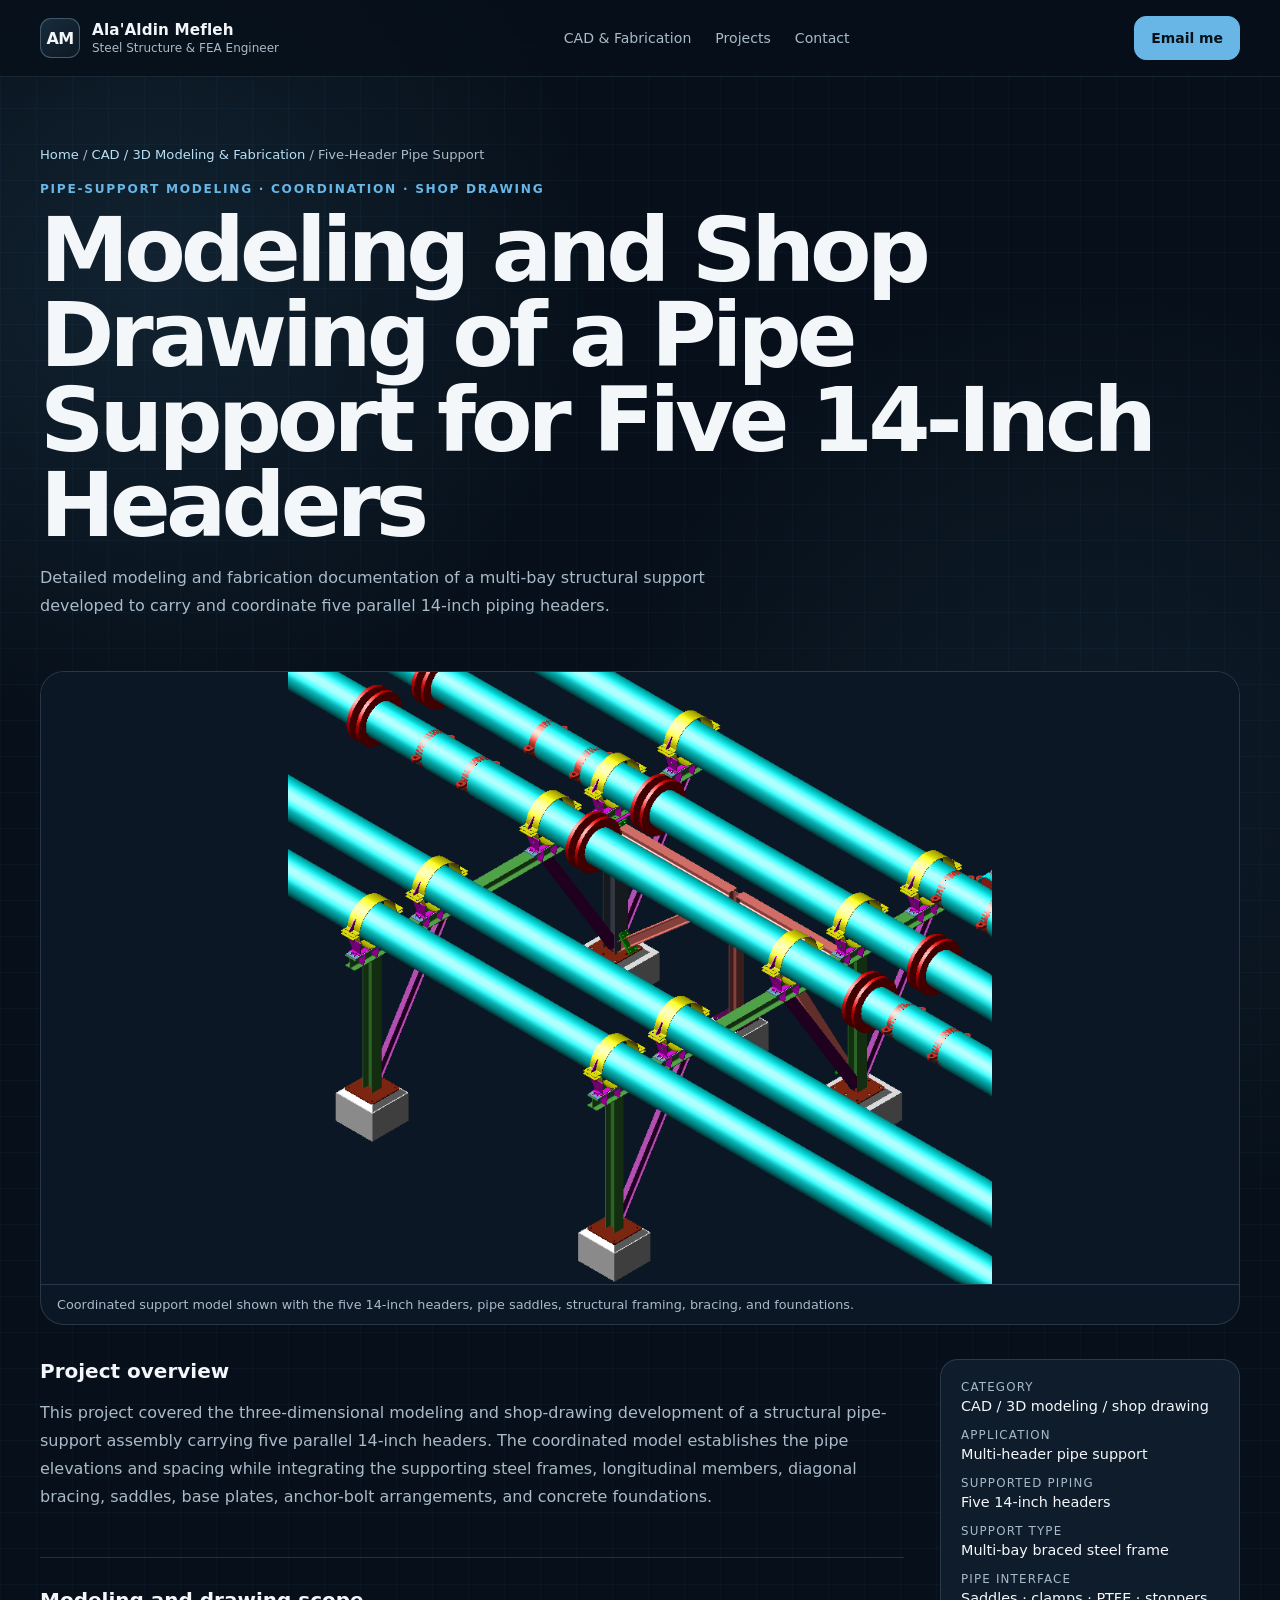
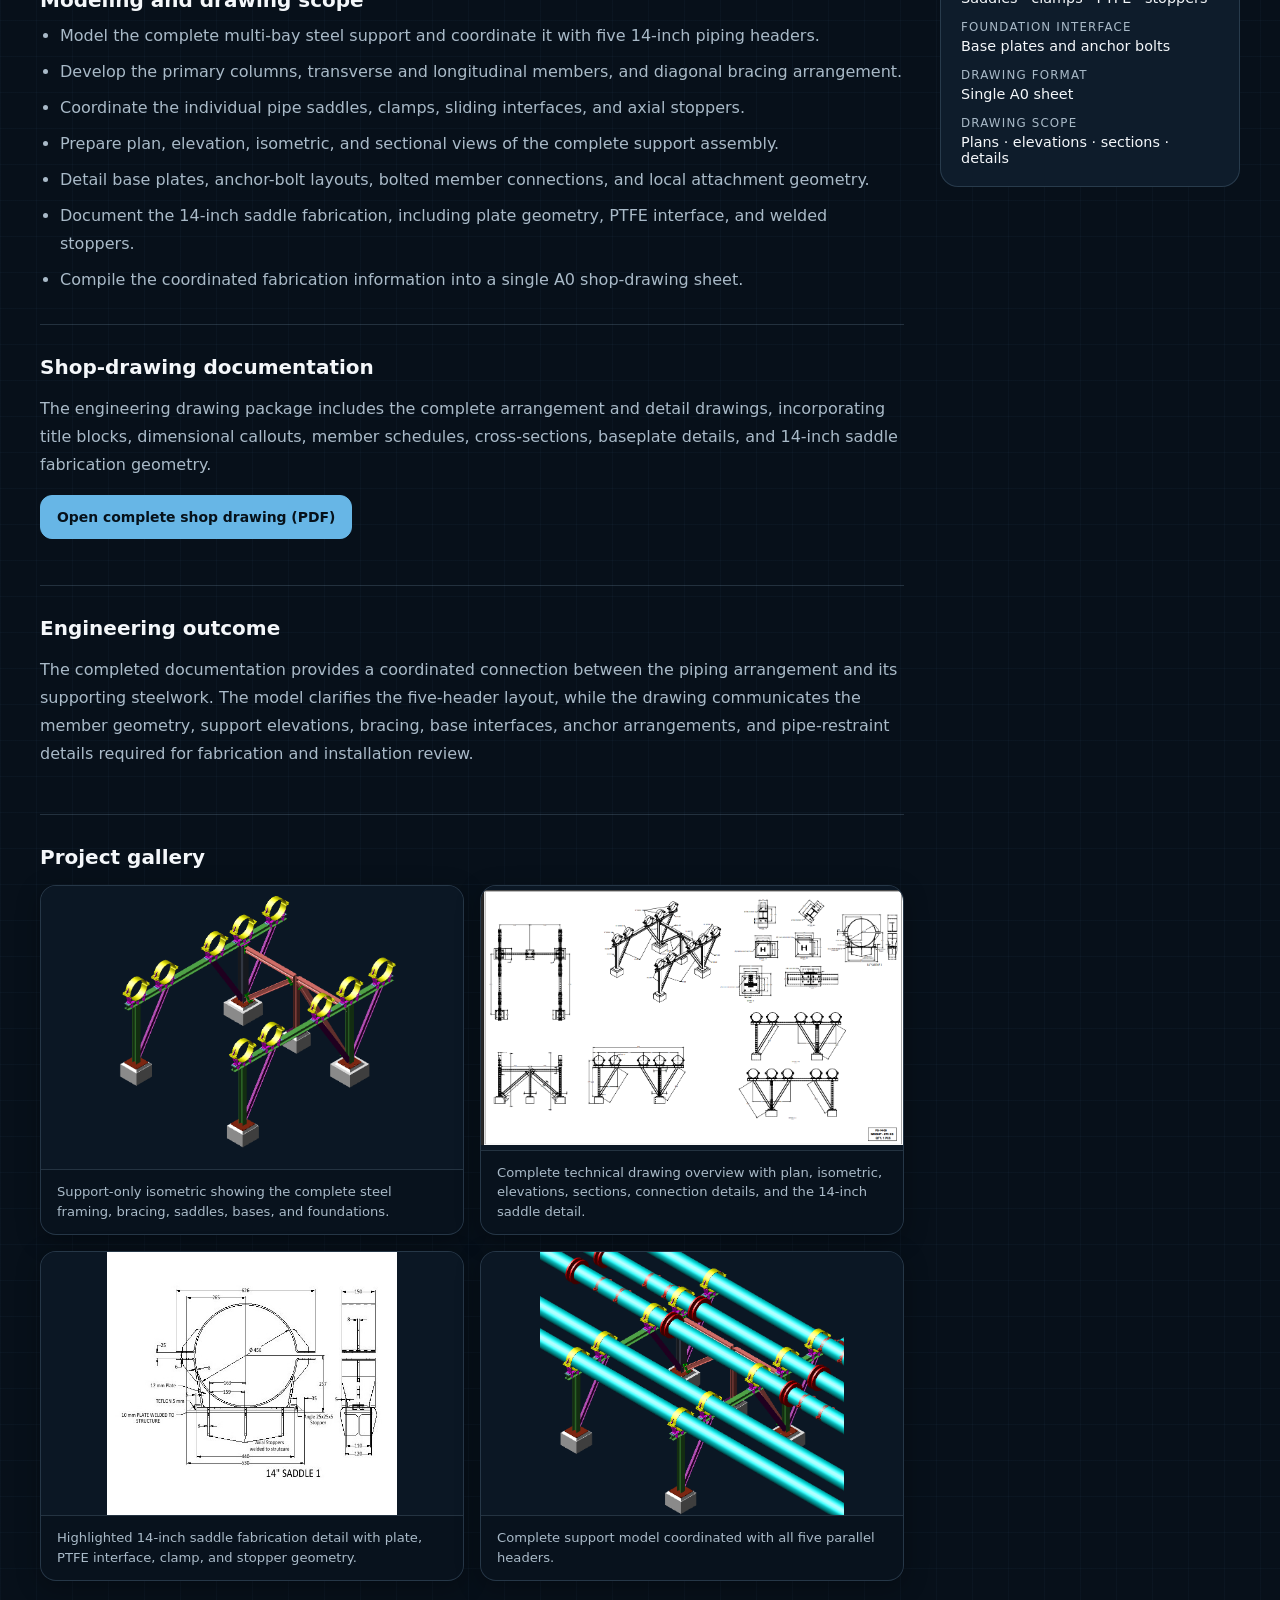
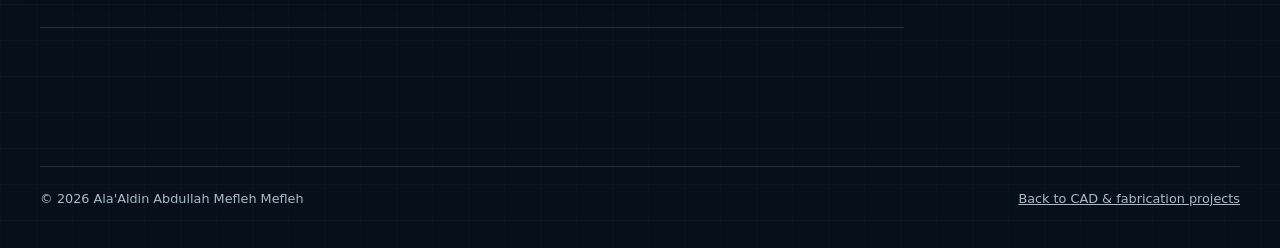
<file: projects/cad-fabrication/five-header-pipe-support/index.html>
<!doctype html>
<html lang="en">
<head>
  <meta charset="utf-8">
  <meta name="viewport" content="width=device-width,initial-scale=1">
  <meta name="description" content="3D modeling and shop drawing of a structural pipe support carrying five 14-inch headers">
  <title>Five-Header Pipe Support Modeling &amp; Shop Drawing | Ala'Aldin Mefleh</title>
  <link rel="stylesheet" href="../../../styles.css">
</head>
<body>
<a class="skip-link" href="#main">Skip to content</a>
<header class="site-header"><div class="container nav"><a class="brand" href="../../../index.html"><span class="brand-mark">AM</span><span class="brand-copy"><strong>Ala'Aldin Mefleh</strong><span>Steel Structure &amp; FEA Engineer</span></span></a><nav class="nav-links"><a href="../index.html">CAD &amp; Fabrication</a><a href="../../../index.html#projects">Projects</a><a href="../../../index.html#contact">Contact</a></nav><div class="nav-actions"><a class="btn btn-primary" href="mailto:amefleh5@gmail.com">Email me</a></div></div></header>

<main id="main" class="project-detail">
  <section class="page-hero"><div class="container"><div class="breadcrumbs"><a href="../../../index.html">Home</a> / <a href="../index.html">CAD / 3D Modeling &amp; Fabrication</a> / Five-Header Pipe Support</div><div class="kicker">Pipe-support modeling · Coordination · Shop drawing</div><h1>Modeling and Shop Drawing of a Pipe Support for Five 14-Inch Headers</h1><p>Detailed modeling and fabrication documentation of a multi-bay structural support developed to carry and coordinate five parallel 14-inch piping headers.</p></div></section>

  <div class="container">
    <figure class="project-cover project-cover-image">
      <img src="media/support-with-five-headers-cover.png" alt="Complete pipe-support model carrying five parallel 14-inch headers">
      <figcaption>Coordinated support model shown with the five 14-inch headers, pipe saddles, structural framing, bracing, and foundations.</figcaption>
    </figure>

    <div class="detail-layout">
      <div class="detail-copy">
        <section><h2>Project overview</h2><p>This project covered the three-dimensional modeling and shop-drawing development of a structural pipe-support assembly carrying five parallel 14-inch headers. The coordinated model establishes the pipe elevations and spacing while integrating the supporting steel frames, longitudinal members, diagonal bracing, saddles, base plates, anchor-bolt arrangements, and concrete foundations.</p></section>
        <section><h2>Modeling and drawing scope</h2><ul class="scope-list"><li>Model the complete multi-bay steel support and coordinate it with five 14-inch piping headers.</li><li>Develop the primary columns, transverse and longitudinal members, and diagonal bracing arrangement.</li><li>Coordinate the individual pipe saddles, clamps, sliding interfaces, and axial stoppers.</li><li>Prepare plan, elevation, isometric, and sectional views of the complete support assembly.</li><li>Detail base plates, anchor-bolt layouts, bolted member connections, and local attachment geometry.</li><li>Document the 14-inch saddle fabrication, including plate geometry, PTFE interface, and welded stoppers.</li><li>Compile the coordinated fabrication information into a single A0 shop-drawing sheet.</li></ul></section>
        <section><h2>Shop-drawing documentation</h2><p>The engineering drawing package includes the complete arrangement and detail drawings, incorporating title blocks, dimensional callouts, member schedules, cross-sections, baseplate details, and 14-inch saddle fabrication geometry.</p><p><a class="btn btn-primary" href="media/pipe-support-shop-drawing.pdf" target="_blank" rel="noopener">Open complete shop drawing (PDF)</a></p></section>
        <section><h2>Engineering outcome</h2><p>The completed documentation provides a coordinated connection between the piping arrangement and its supporting steelwork. The model clarifies the five-header layout, while the drawing communicates the member geometry, support elevations, bracing, base interfaces, anchor arrangements, and pipe-restraint details required for fabrication and installation review.</p></section>
        <section><h2>Project gallery</h2><div class="project-gallery">
          <figure><img src="media/support-isometric.png" alt="Isometric model of the structural pipe support without piping"><figcaption>Support-only isometric showing the complete steel framing, bracing, saddles, bases, and foundations.</figcaption></figure>
          <figure><img src="media/shop-drawing-overview-v2.png" alt="Complete technical drawing overview of the five-header pipe support"><figcaption>Complete technical drawing overview with plan, isometric, elevations, sections, connection details, and the 14-inch saddle detail.</figcaption></figure>
          <figure><img src="media/fourteen-inch-saddle-detail.jpg" alt="Detailed shop drawing of the 14-inch pipe saddle"><figcaption>Highlighted 14-inch saddle fabrication detail with plate, PTFE interface, clamp, and stopper geometry.</figcaption></figure>
          <figure><img src="media/support-with-five-headers-cover.png" alt="Pipe-support model coordinated with five 14-inch headers"><figcaption>Complete support model coordinated with all five parallel headers.</figcaption></figure>
        </div></section>

      </div>
      <aside class="detail-aside"><dl><div><dt>Category</dt><dd>CAD / 3D modeling / shop drawing</dd></div><div><dt>Application</dt><dd>Multi-header pipe support</dd></div><div><dt>Supported piping</dt><dd>Five 14-inch headers</dd></div><div><dt>Support type</dt><dd>Multi-bay braced steel frame</dd></div><div><dt>Pipe interface</dt><dd>Saddles · clamps · PTFE · stoppers</dd></div><div><dt>Foundation interface</dt><dd>Base plates and anchor bolts</dd></div><div><dt>Drawing format</dt><dd>Single A0 sheet</dd></div><div><dt>Drawing scope</dt><dd>Plans · elevations · sections · details</dd></div></dl></aside>
    </div>
  </div>
</main>
<footer class="footer"><div class="container footer-inner"><span>© <span data-year></span> Ala'Aldin Abdullah Mefleh Mefleh</span><a href="../index.html">Back to CAD &amp; fabrication projects</a></div></footer><script src="../../../script.js"></script>
</body>
</html>
</file>
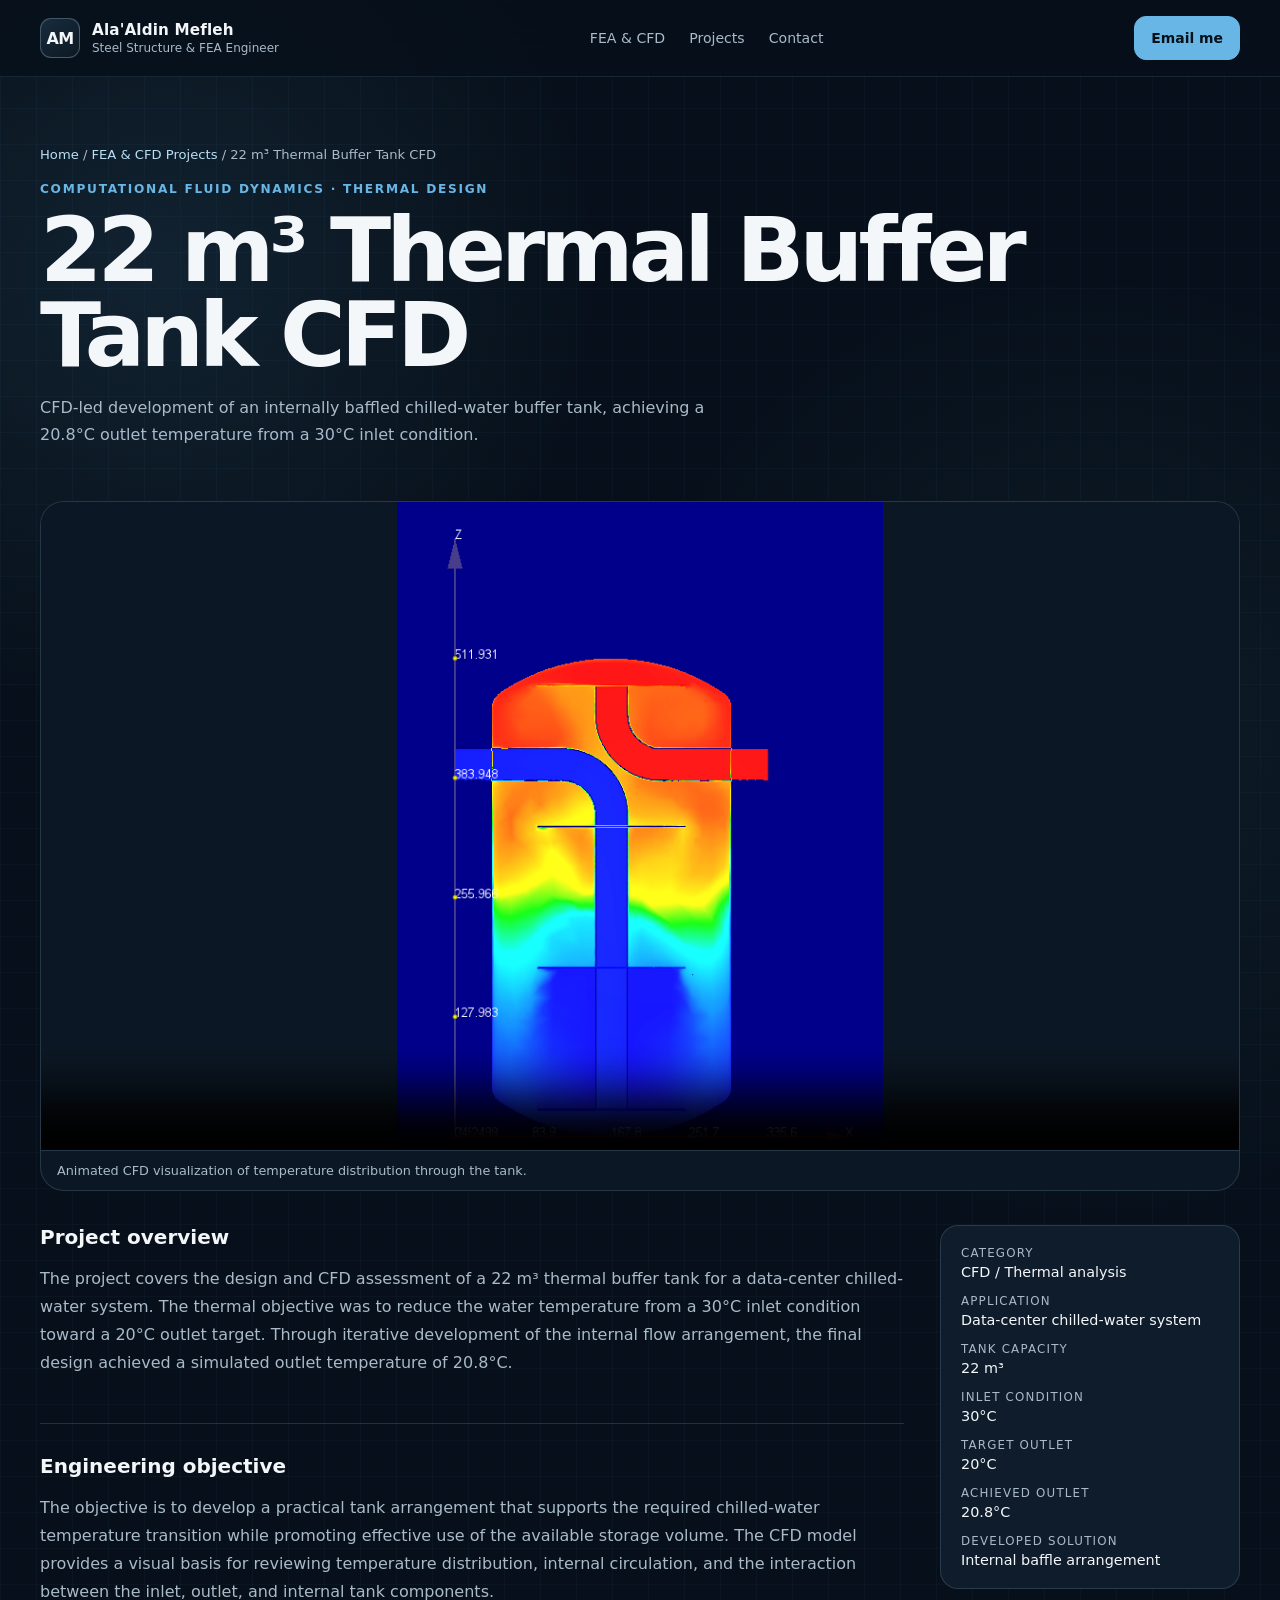
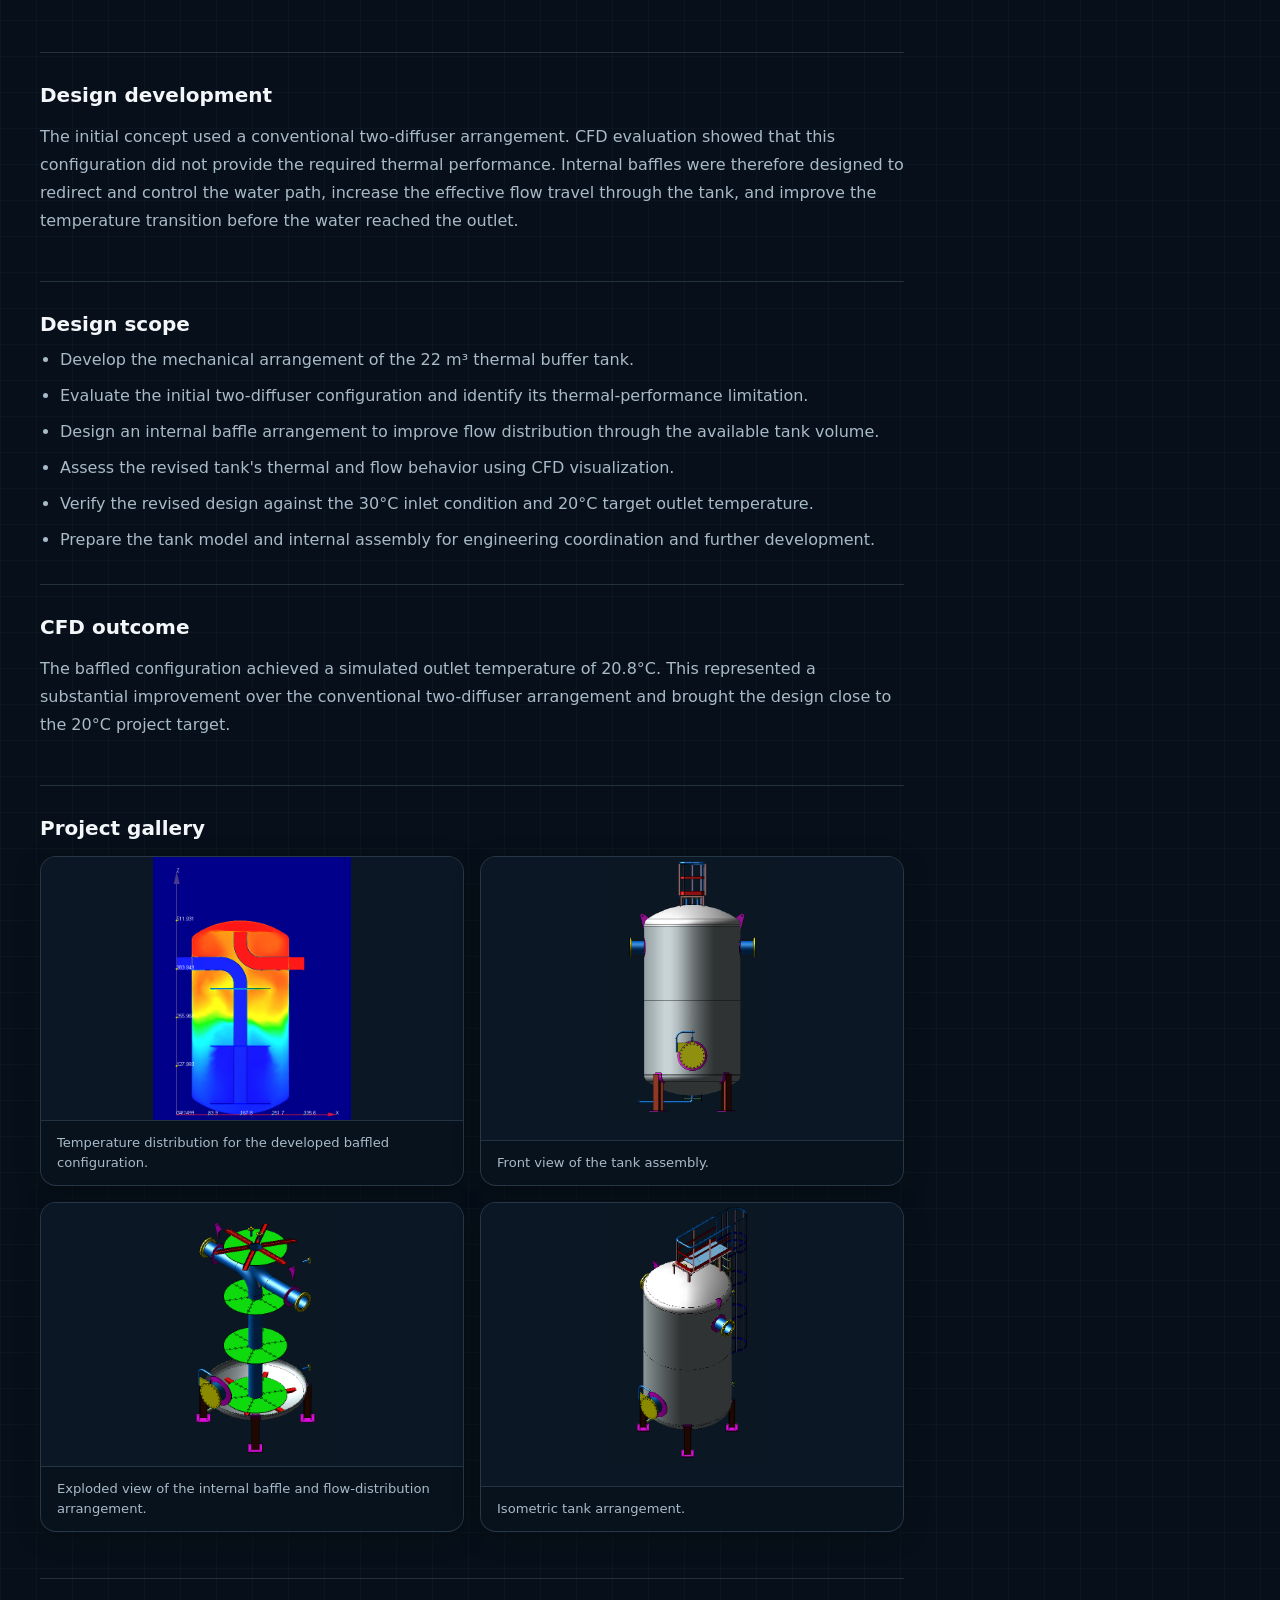
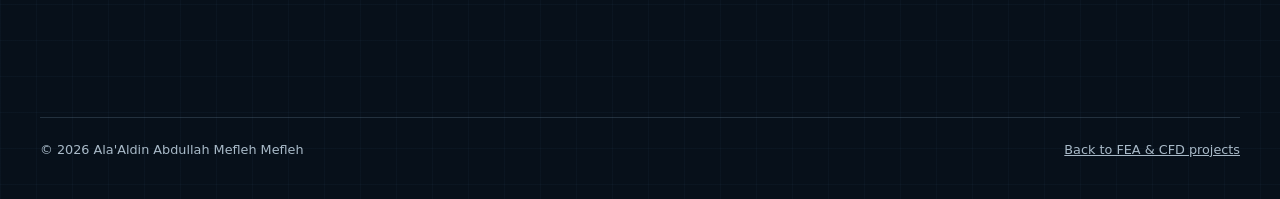
<file: projects/fea/22m3-thermal-buffer-tank-cfd/index.html>
<!doctype html>
<html lang="en">
<head>
  <meta charset="utf-8">
  <meta name="viewport" content="width=device-width,initial-scale=1">
  <meta name="description" content="CFD-led design of a baffled 22 cubic metre thermal buffer tank achieving a 20.8°C outlet temperature for a data-center chilled-water system">
  <title>22 m³ Thermal Buffer Tank CFD | Ala'Aldin Mefleh</title>
  <link rel="stylesheet" href="../../../styles.css">
</head>
<body>
<a class="skip-link" href="#main">Skip to content</a>
<header class="site-header"><div class="container nav"><a class="brand" href="../../../index.html"><span class="brand-mark">AM</span><span class="brand-copy"><strong>Ala'Aldin Mefleh</strong><span>Steel Structure &amp; FEA Engineer</span></span></a><nav class="nav-links"><a href="../index.html">FEA &amp; CFD</a><a href="../../../index.html#projects">Projects</a><a href="../../../index.html#contact">Contact</a></nav><div class="nav-actions"><a class="btn btn-primary" href="mailto:amefleh5@gmail.com">Email me</a></div></div></header>

<main id="main" class="project-detail">
  <section class="page-hero"><div class="container"><div class="breadcrumbs"><a href="../../../index.html">Home</a> / <a href="../index.html">FEA &amp; CFD Projects</a> / 22 m³ Thermal Buffer Tank CFD</div><div class="kicker">Computational fluid dynamics · Thermal design</div><h1>22 m³ Thermal Buffer Tank CFD</h1><p>CFD-led development of an internally baffled chilled-water buffer tank, achieving a 20.8°C outlet temperature from a 30°C inlet condition.</p></div></section>

  <div class="container">
    <figure class="project-cover project-cover-video">
      <video autoplay muted loop playsinline controls preload="metadata" poster="media/cfd-temperature-front.png" aria-label="Animated CFD temperature distribution through the thermal buffer tank">
        <source src="media/cfd-animation.mp4" type="video/mp4">
        Your browser does not support embedded video.
      </video>
      <figcaption>Animated CFD visualization of temperature distribution through the tank.</figcaption>
    </figure>

    <div class="detail-layout">
      <div class="detail-copy">
        <section><h2>Project overview</h2><p>The project covers the design and CFD assessment of a 22 m³ thermal buffer tank for a data-center chilled-water system. The thermal objective was to reduce the water temperature from a 30°C inlet condition toward a 20°C outlet target. Through iterative development of the internal flow arrangement, the final design achieved a simulated outlet temperature of 20.8°C.</p></section>
        <section><h2>Engineering objective</h2><p>The objective is to develop a practical tank arrangement that supports the required chilled-water temperature transition while promoting effective use of the available storage volume. The CFD model provides a visual basis for reviewing temperature distribution, internal circulation, and the interaction between the inlet, outlet, and internal tank components.</p></section>
        <section><h2>Design development</h2><p>The initial concept used a conventional two-diffuser arrangement. CFD evaluation showed that this configuration did not provide the required thermal performance. Internal baffles were therefore designed to redirect and control the water path, increase the effective flow travel through the tank, and improve the temperature transition before the water reached the outlet.</p></section>
        <section><h2>Design scope</h2><ul class="scope-list"><li>Develop the mechanical arrangement of the 22 m³ thermal buffer tank.</li><li>Evaluate the initial two-diffuser configuration and identify its thermal-performance limitation.</li><li>Design an internal baffle arrangement to improve flow distribution through the available tank volume.</li><li>Assess the revised tank's thermal and flow behavior using CFD visualization.</li><li>Verify the revised design against the 30°C inlet condition and 20°C target outlet temperature.</li><li>Prepare the tank model and internal assembly for engineering coordination and further development.</li></ul></section>
        <section><h2>CFD outcome</h2><p>The baffled configuration achieved a simulated outlet temperature of 20.8°C. This represented a substantial improvement over the conventional two-diffuser arrangement and brought the design close to the 20°C project target.</p></section>
        <section><h2>Project gallery</h2><div class="project-gallery"><figure><img src="media/cfd-temperature-front.png" alt="Front CFD temperature contour of the baffled thermal buffer tank"><figcaption>Temperature distribution for the developed baffled configuration.</figcaption></figure><figure><img src="media/tank-front-view.png" alt="Front CAD view of the thermal buffer tank"><figcaption>Front view of the tank assembly.</figcaption></figure><figure><img src="media/internal-assembly-exploded.png" alt="Exploded CAD view of the tank baffle and diffuser assembly"><figcaption>Exploded view of the internal baffle and flow-distribution arrangement.</figcaption></figure><figure><img src="media/tank-isometric-view.png" alt="Isometric CAD view of the thermal buffer tank"><figcaption>Isometric tank arrangement.</figcaption></figure></div></section>

      </div>
      <aside class="detail-aside"><dl><div><dt>Category</dt><dd>CFD / Thermal analysis</dd></div><div><dt>Application</dt><dd>Data-center chilled-water system</dd></div><div><dt>Tank capacity</dt><dd>22 m³</dd></div><div><dt>Inlet condition</dt><dd>30°C</dd></div><div><dt>Target outlet</dt><dd>20°C</dd></div><div><dt>Achieved outlet</dt><dd>20.8°C</dd></div><div><dt>Developed solution</dt><dd>Internal baffle arrangement</dd></div></dl></aside>
    </div>
  </div>
</main>
<footer class="footer"><div class="container footer-inner"><span>© <span data-year></span> Ala'Aldin Abdullah Mefleh Mefleh</span><a href="../index.html">Back to FEA &amp; CFD projects</a></div></footer><script src="../../../script.js"></script>
</body>
</html>
</file>
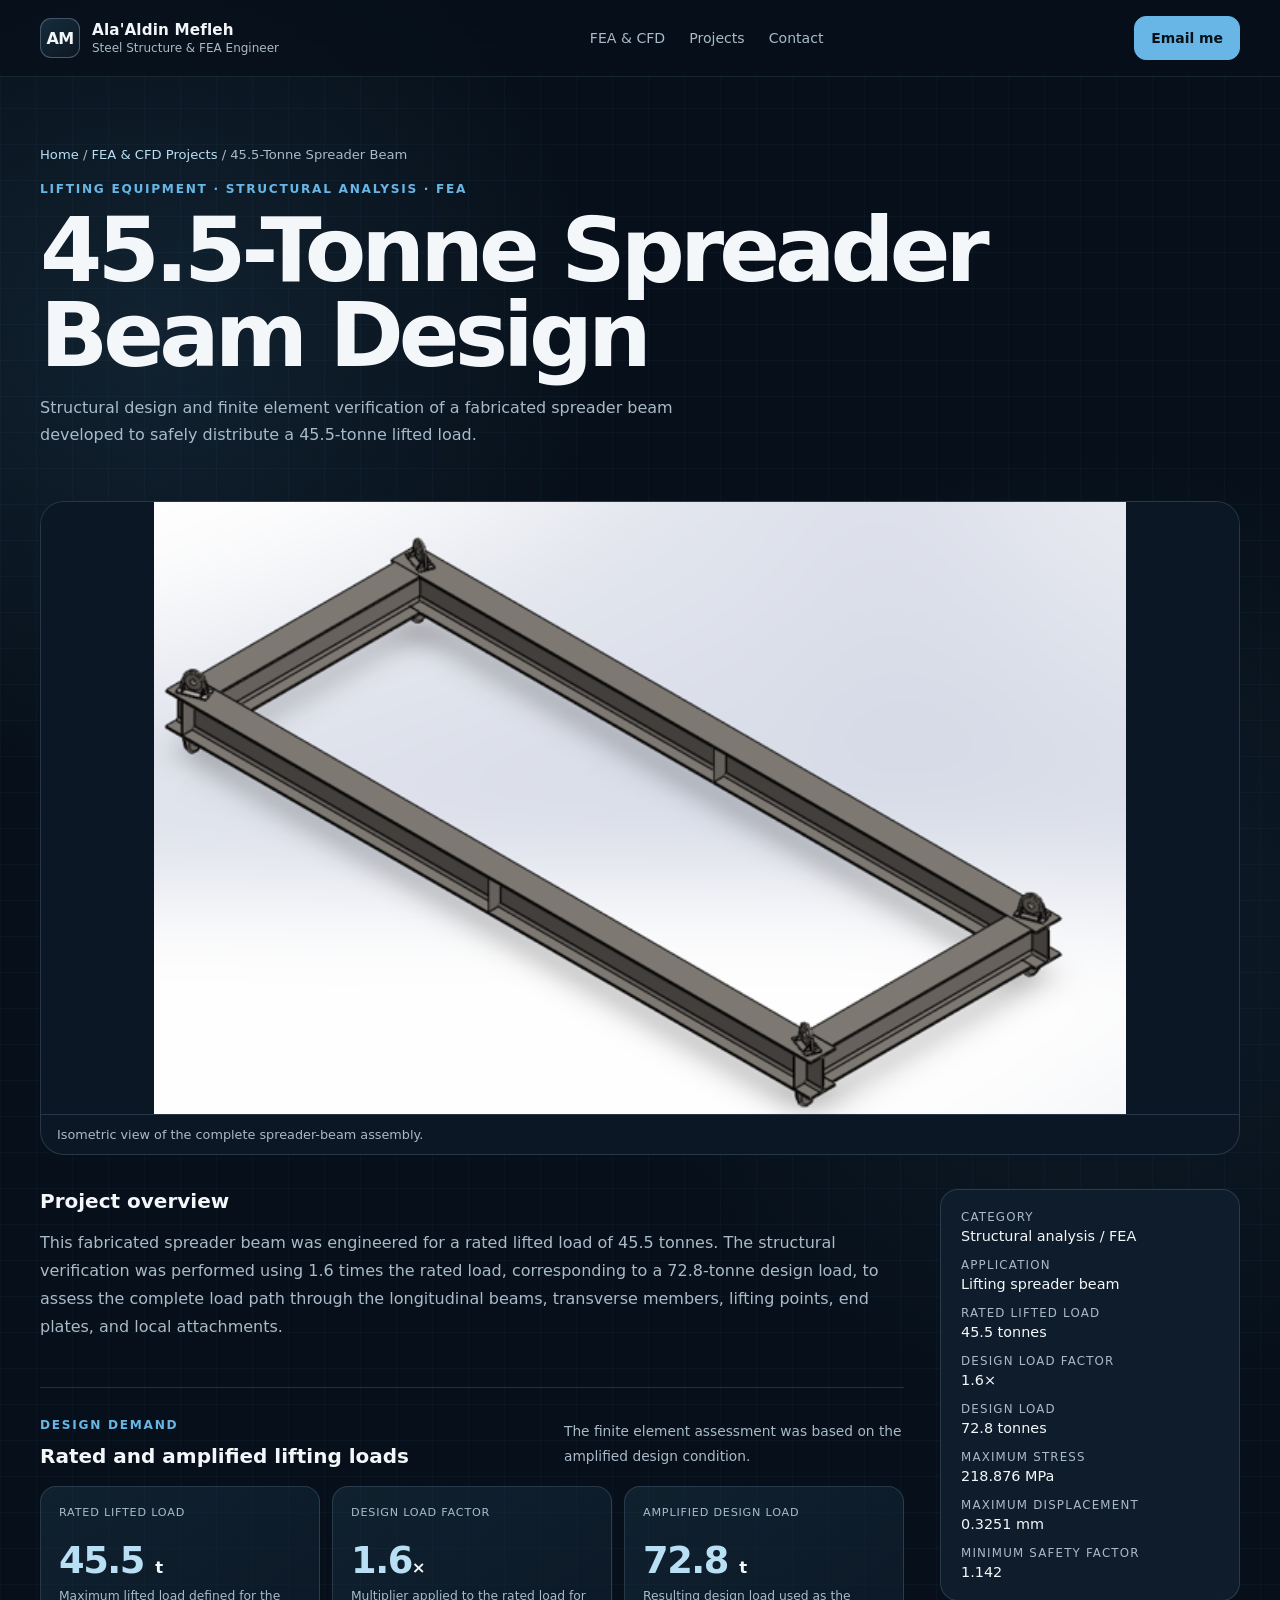
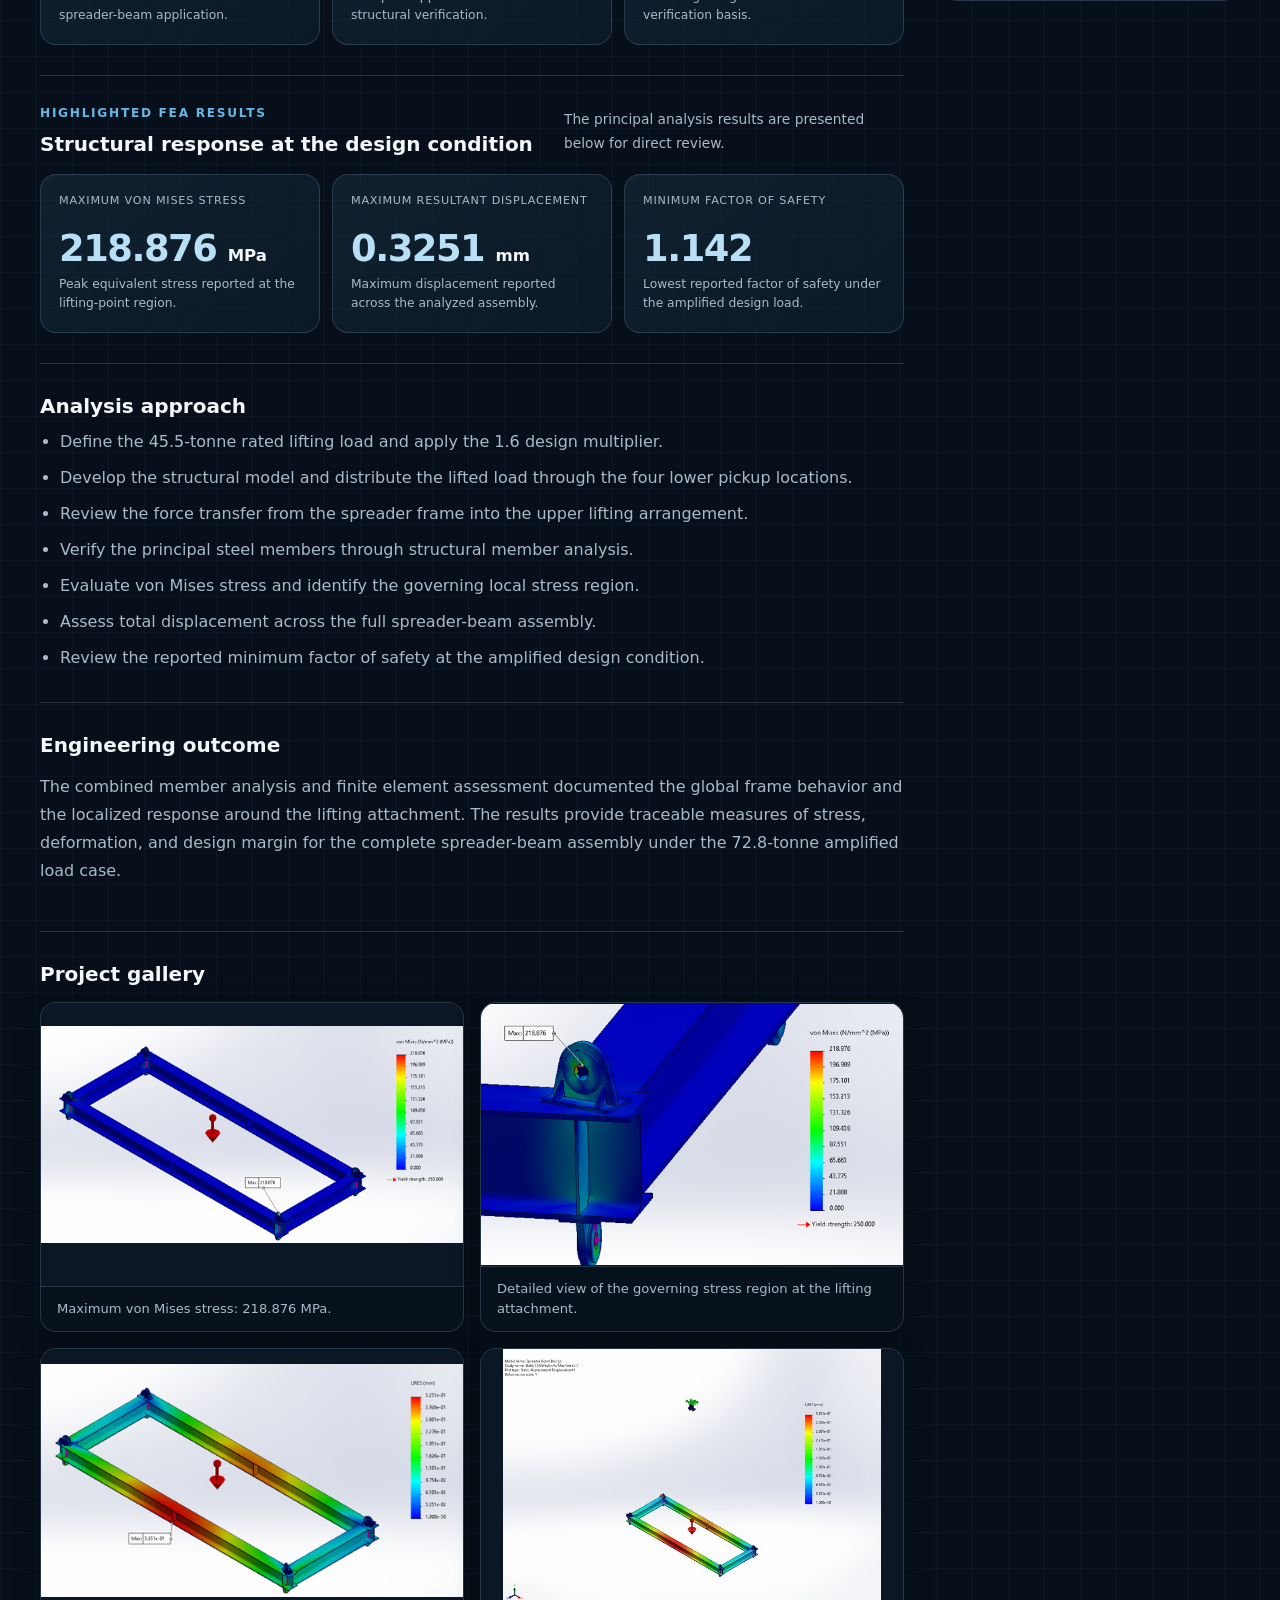
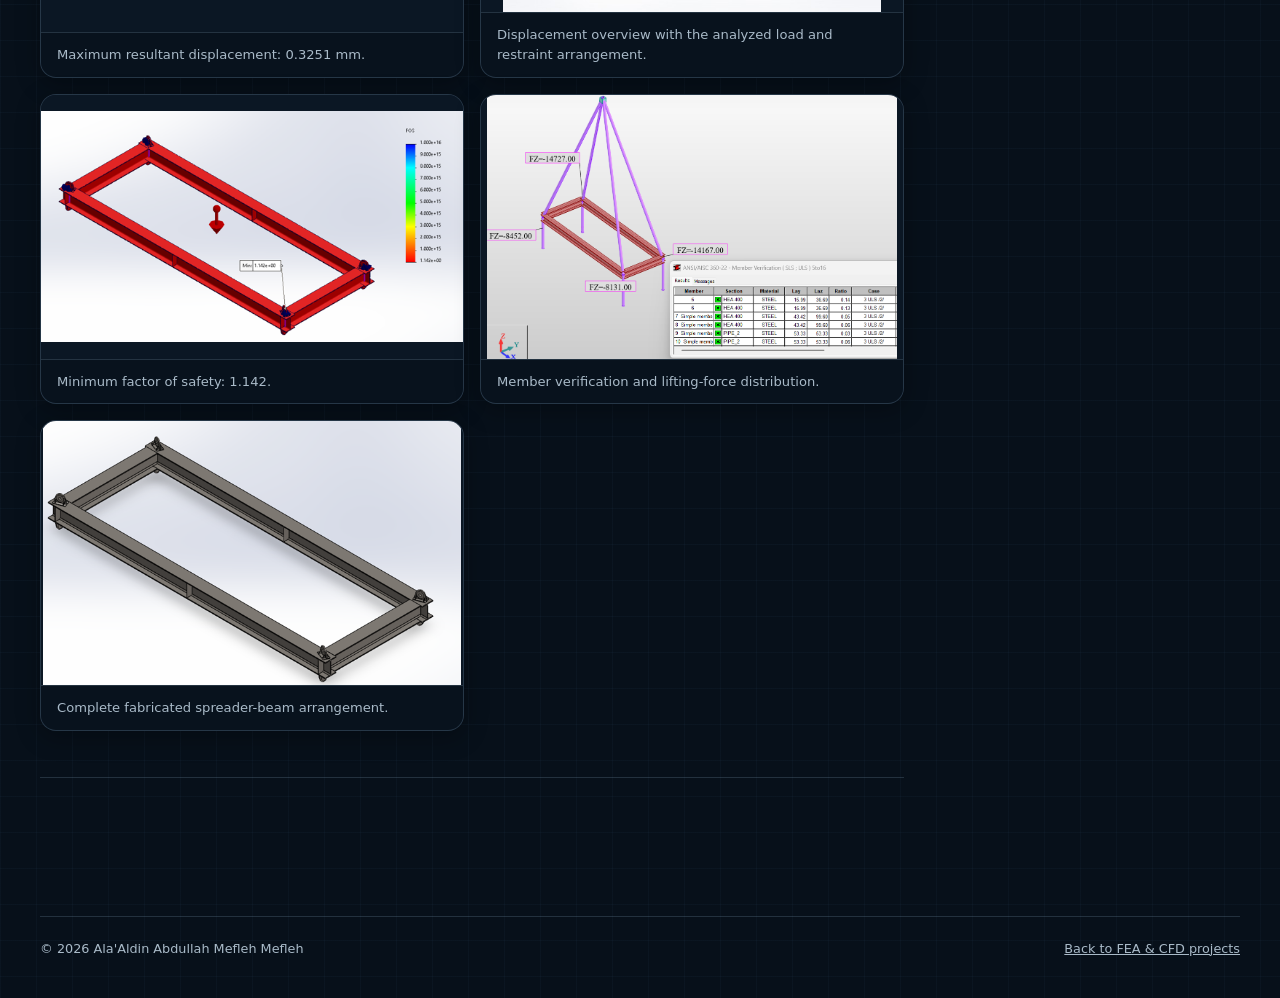
<file: projects/fea/45t-spreader-beam/index.html>
<!doctype html>
<html lang="en">
<head>
  <meta charset="utf-8">
  <meta name="viewport" content="width=device-width,initial-scale=1">
  <meta name="description" content="Structural analysis and finite element design of a spreader beam for a 45.5-tonne lifted load">
  <title>45.5-Tonne Spreader Beam | Ala'Aldin Mefleh</title>
  <link rel="stylesheet" href="../../../styles.css">
</head>
<body>
<a class="skip-link" href="#main">Skip to content</a>
<header class="site-header"><div class="container nav"><a class="brand" href="../../../index.html"><span class="brand-mark">AM</span><span class="brand-copy"><strong>Ala'Aldin Mefleh</strong><span>Steel Structure &amp; FEA Engineer</span></span></a><nav class="nav-links"><a href="../index.html">FEA &amp; CFD</a><a href="../../../index.html#projects">Projects</a><a href="../../../index.html#contact">Contact</a></nav><div class="nav-actions"><a class="btn btn-primary" href="mailto:amefleh5@gmail.com">Email me</a></div></div></header>

<main id="main" class="project-detail">
  <section class="page-hero"><div class="container"><div class="breadcrumbs"><a href="../../../index.html">Home</a> / <a href="../index.html">FEA &amp; CFD Projects</a> / 45.5-Tonne Spreader Beam</div><div class="kicker">Lifting equipment · Structural analysis · FEA</div><h1>45.5-Tonne Spreader Beam Design</h1><p>Structural design and finite element verification of a fabricated spreader beam developed to safely distribute a 45.5-tonne lifted load.</p></div></section>

  <div class="container">
    <figure class="project-cover project-cover-image">
      <img src="media/spreader-beam-isometric-cover.png" alt="Isometric view of the complete 45.5-tonne spreader beam">
      <figcaption>Isometric view of the complete spreader-beam assembly.</figcaption>
    </figure>

    <div class="detail-layout">
      <div class="detail-copy">
        <section><h2>Project overview</h2><p>This fabricated spreader beam was engineered for a rated lifted load of 45.5 tonnes. The structural verification was performed using 1.6 times the rated load, corresponding to a 72.8-tonne design load, to assess the complete load path through the longitudinal beams, transverse members, lifting points, end plates, and local attachments.</p></section>
        <section><div class="results-heading"><div><div class="kicker">Design demand</div><h2>Rated and amplified lifting loads</h2></div><p>The finite element assessment was based on the amplified design condition.</p></div><div class="results-grid"><article class="result-card"><small>Rated lifted load</small><strong>45.5 <span>t</span></strong><p>Maximum lifted load defined for the spreader-beam application.</p></article><article class="result-card"><small>Design load factor</small><strong>1.6<span>×</span></strong><p>Multiplier applied to the rated load for structural verification.</p></article><article class="result-card"><small>Amplified design load</small><strong>72.8 <span>t</span></strong><p>Resulting design load used as the verification basis.</p></article></div></section>
        <section><div class="results-heading"><div><div class="kicker">Highlighted FEA results</div><h2>Structural response at the design condition</h2></div><p>The principal analysis results are presented below for direct review.</p></div><div class="results-grid"><article class="result-card"><small>Maximum von Mises stress</small><strong>218.876 <span>MPa</span></strong><p>Peak equivalent stress reported at the lifting-point region.</p></article><article class="result-card"><small>Maximum resultant displacement</small><strong>0.3251 <span>mm</span></strong><p>Maximum displacement reported across the analyzed assembly.</p></article><article class="result-card"><small>Minimum factor of safety</small><strong>1.142</strong><p>Lowest reported factor of safety under the amplified design load.</p></article></div></section>
        <section><h2>Analysis approach</h2><ul class="scope-list"><li>Define the 45.5-tonne rated lifting load and apply the 1.6 design multiplier.</li><li>Develop the structural model and distribute the lifted load through the four lower pickup locations.</li><li>Review the force transfer from the spreader frame into the upper lifting arrangement.</li><li>Verify the principal steel members through structural member analysis.</li><li>Evaluate von Mises stress and identify the governing local stress region.</li><li>Assess total displacement across the full spreader-beam assembly.</li><li>Review the reported minimum factor of safety at the amplified design condition.</li></ul></section>
        <section><h2>Engineering outcome</h2><p>The combined member analysis and finite element assessment documented the global frame behavior and the localized response around the lifting attachment. The results provide traceable measures of stress, deformation, and design margin for the complete spreader-beam assembly under the 72.8-tonne amplified load case.</p></section>
        <section><h2>Project gallery</h2><div class="project-gallery">
          <figure><img src="media/fea-von-mises-overview.png" alt="Finite element von Mises stress result for the full spreader beam"><figcaption>Maximum von Mises stress: 218.876 MPa.</figcaption></figure>
          <figure><img src="media/fea-von-mises-detail.png" alt="Detailed von Mises stress result at the spreader beam lifting point"><figcaption>Detailed view of the governing stress region at the lifting attachment.</figcaption></figure>
          <figure><img src="media/fea-displacement.png" alt="Finite element displacement result for the spreader beam"><figcaption>Maximum resultant displacement: 0.3251 mm.</figcaption></figure>
          <figure><img src="media/fea-displacement-overview.jpg" alt="Overview of the spreader beam displacement result and boundary conditions"><figcaption>Displacement overview with the analyzed load and restraint arrangement.</figcaption></figure>
          <figure><img src="media/fea-factor-of-safety.png" alt="Finite element factor of safety result for the spreader beam"><figcaption>Minimum factor of safety: 1.142.</figcaption></figure>
          <figure><img src="media/structural-member-analysis.png" alt="Structural member analysis and lifting loads for the spreader beam"><figcaption>Member verification and lifting-force distribution.</figcaption></figure>
          <figure><img src="media/spreader-beam-isometric-cover.png" alt="Complete isometric model of the spreader beam"><figcaption>Complete fabricated spreader-beam arrangement.</figcaption></figure>
        </div></section>

      </div>
      <aside class="detail-aside"><dl><div><dt>Category</dt><dd>Structural analysis / FEA</dd></div><div><dt>Application</dt><dd>Lifting spreader beam</dd></div><div><dt>Rated lifted load</dt><dd>45.5 tonnes</dd></div><div><dt>Design load factor</dt><dd>1.6×</dd></div><div><dt>Design load</dt><dd>72.8 tonnes</dd></div><div><dt>Maximum stress</dt><dd>218.876 MPa</dd></div><div><dt>Maximum displacement</dt><dd>0.3251 mm</dd></div><div><dt>Minimum safety factor</dt><dd>1.142</dd></div></dl></aside>
    </div>
  </div>
</main>
<footer class="footer"><div class="container footer-inner"><span>© <span data-year></span> Ala'Aldin Abdullah Mefleh Mefleh</span><a href="../index.html">Back to FEA &amp; CFD projects</a></div></footer><script src="../../../script.js"></script>
</body>
</html>
</file>
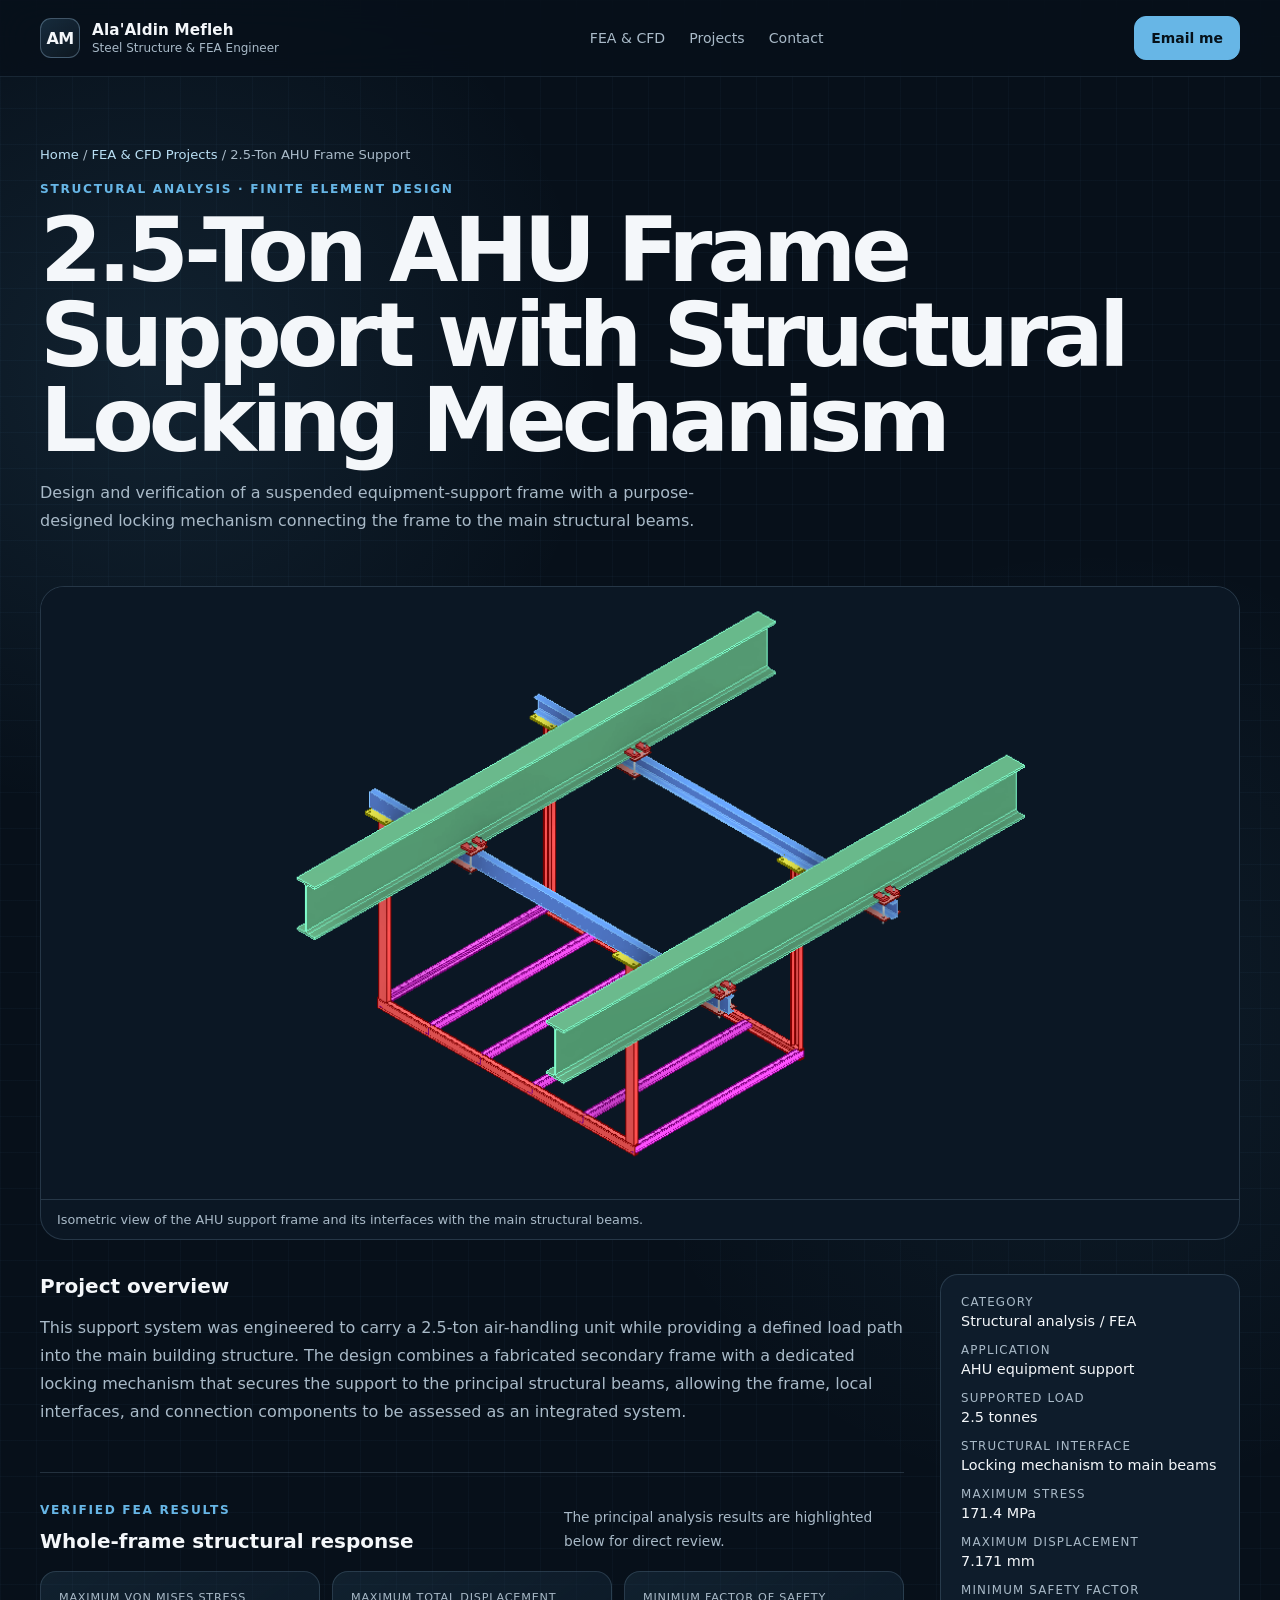
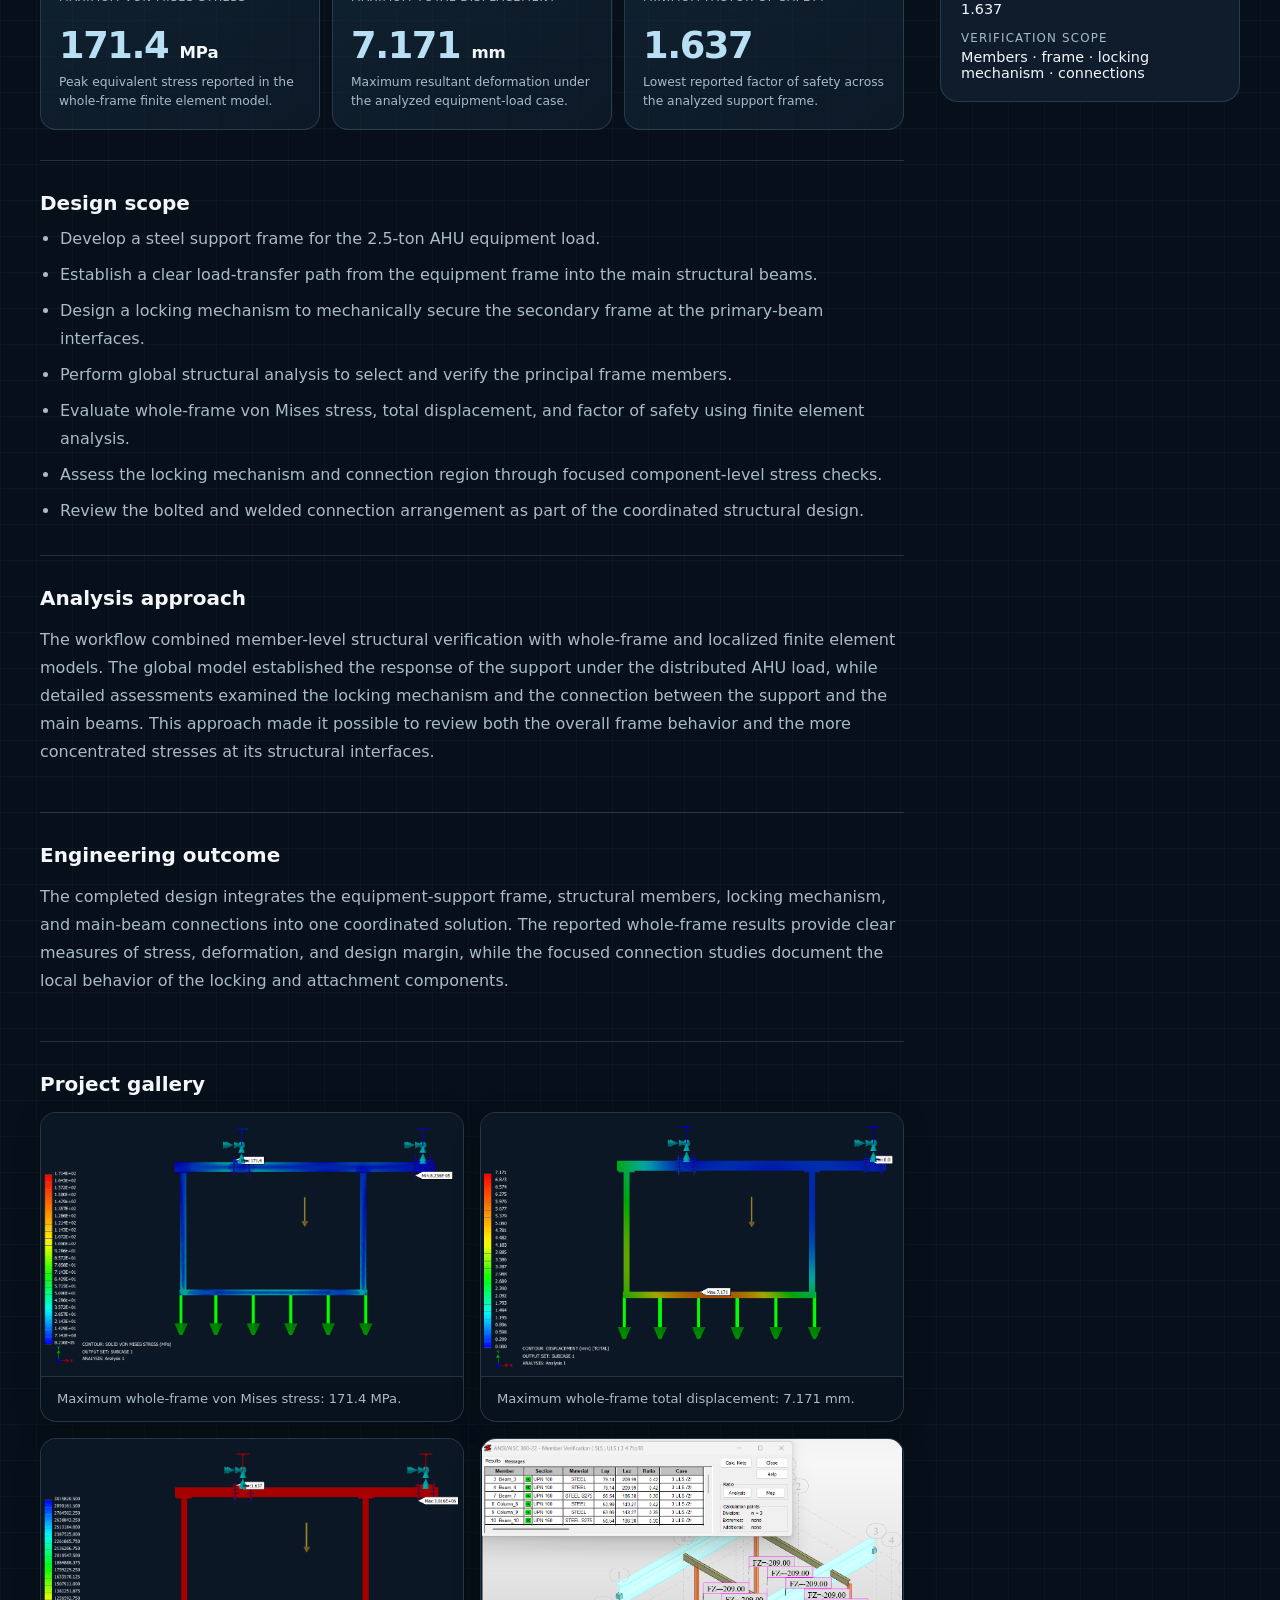
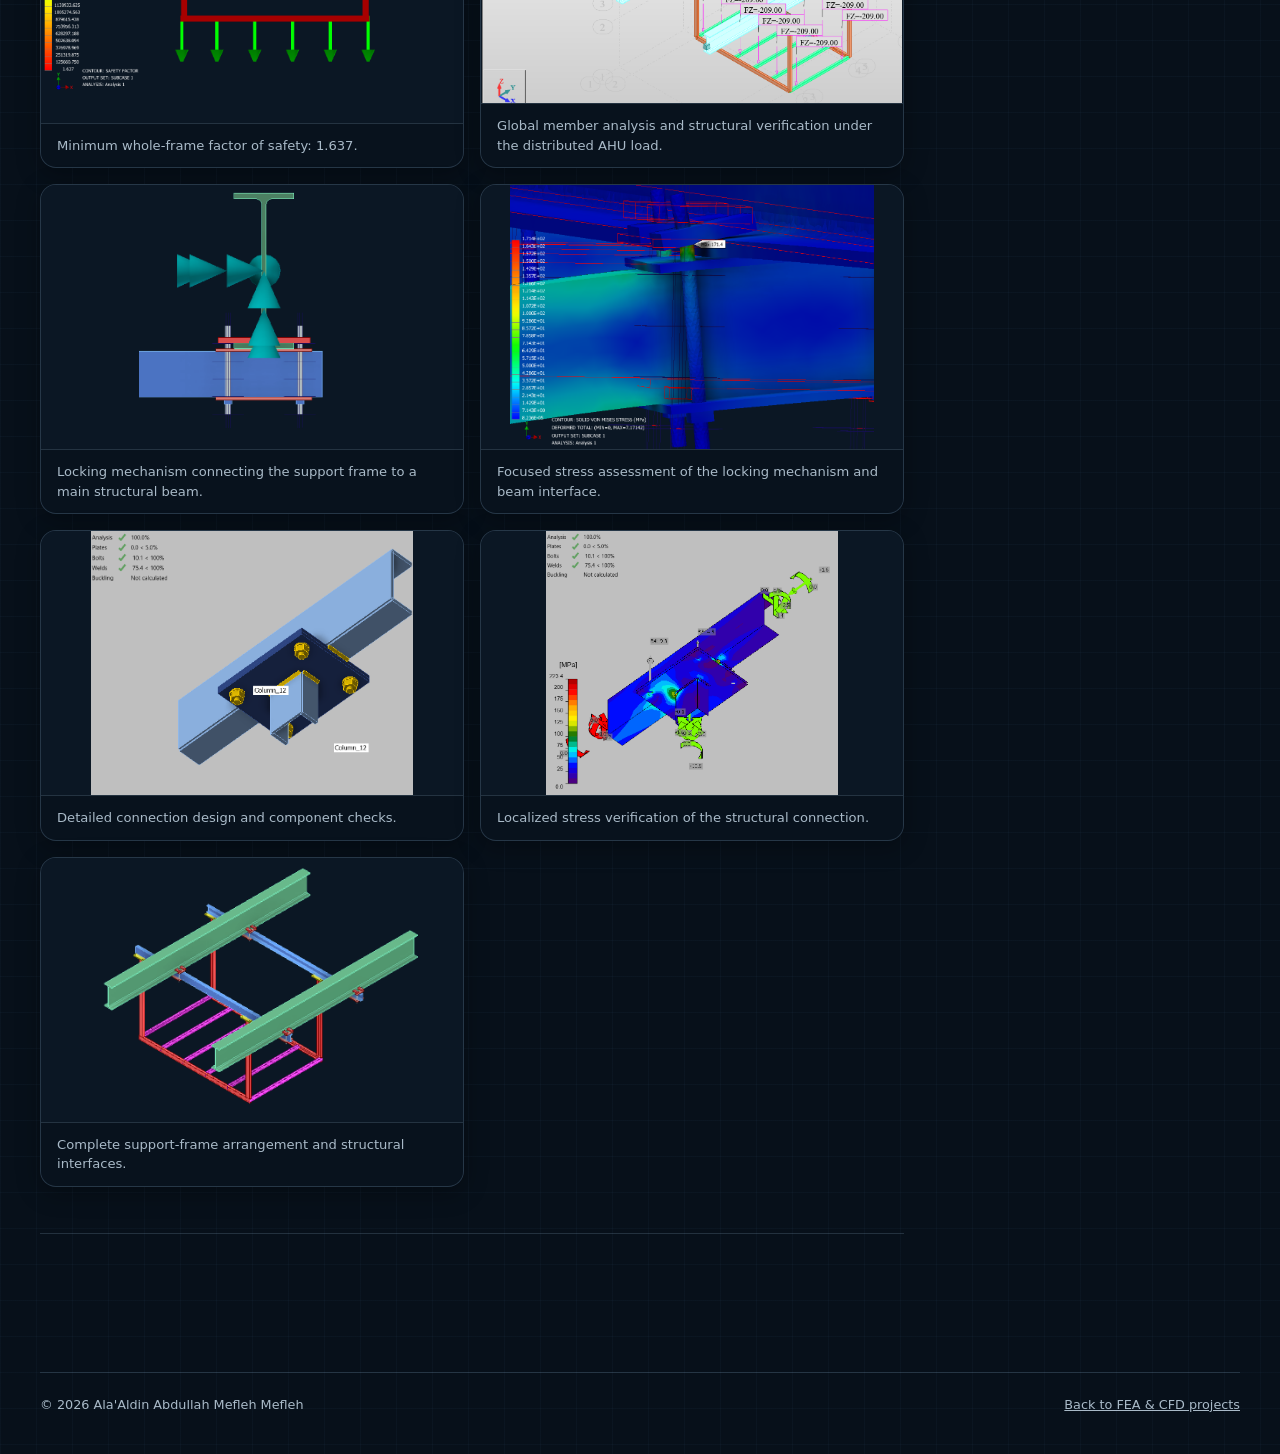
<file: projects/fea/ahu-frame-support/index.html>
<!doctype html>
<html lang="en">
<head>
  <meta charset="utf-8">
  <meta name="viewport" content="width=device-width,initial-scale=1">
  <meta name="description" content="Structural analysis and finite element design of a 2.5-ton AHU frame support with a locking connection to the main structural beams">
  <title>2.5-Ton AHU Frame Support | Ala'Aldin Mefleh</title>
  <link rel="stylesheet" href="../../../styles.css">
</head>
<body>
<a class="skip-link" href="#main">Skip to content</a>
<header class="site-header"><div class="container nav"><a class="brand" href="../../../index.html"><span class="brand-mark">AM</span><span class="brand-copy"><strong>Ala'Aldin Mefleh</strong><span>Steel Structure &amp; FEA Engineer</span></span></a><nav class="nav-links"><a href="../index.html">FEA &amp; CFD</a><a href="../../../index.html#projects">Projects</a><a href="../../../index.html#contact">Contact</a></nav><div class="nav-actions"><a class="btn btn-primary" href="mailto:amefleh5@gmail.com">Email me</a></div></div></header>

<main id="main" class="project-detail">
  <section class="page-hero"><div class="container"><div class="breadcrumbs"><a href="../../../index.html">Home</a> / <a href="../index.html">FEA &amp; CFD Projects</a> / 2.5-Ton AHU Frame Support</div><div class="kicker">Structural analysis · Finite element design</div><h1>2.5-Ton AHU Frame Support with Structural Locking Mechanism</h1><p>Design and verification of a suspended equipment-support frame with a purpose-designed locking mechanism connecting the frame to the main structural beams.</p></div></section>

  <div class="container">
    <figure class="project-cover project-cover-image">
      <img src="media/ahu-support-isometric-cover.png" alt="Isometric view of the AHU support frame connected to the main structural beams">
      <figcaption>Isometric view of the AHU support frame and its interfaces with the main structural beams.</figcaption>
    </figure>

    <div class="detail-layout">
      <div class="detail-copy">
        <section><h2>Project overview</h2><p>This support system was engineered to carry a 2.5-ton air-handling unit while providing a defined load path into the main building structure. The design combines a fabricated secondary frame with a dedicated locking mechanism that secures the support to the principal structural beams, allowing the frame, local interfaces, and connection components to be assessed as an integrated system.</p></section>
        <section><div class="results-heading"><div><div class="kicker">Verified FEA results</div><h2>Whole-frame structural response</h2></div><p>The principal analysis results are highlighted below for direct review.</p></div><div class="results-grid"><article class="result-card"><small>Maximum von Mises stress</small><strong>171.4 <span>MPa</span></strong><p>Peak equivalent stress reported in the whole-frame finite element model.</p></article><article class="result-card"><small>Maximum total displacement</small><strong>7.171 <span>mm</span></strong><p>Maximum resultant deformation under the analyzed equipment-load case.</p></article><article class="result-card"><small>Minimum factor of safety</small><strong>1.637</strong><p>Lowest reported factor of safety across the analyzed support frame.</p></article></div></section>
        <section><h2>Design scope</h2><ul class="scope-list"><li>Develop a steel support frame for the 2.5-ton AHU equipment load.</li><li>Establish a clear load-transfer path from the equipment frame into the main structural beams.</li><li>Design a locking mechanism to mechanically secure the secondary frame at the primary-beam interfaces.</li><li>Perform global structural analysis to select and verify the principal frame members.</li><li>Evaluate whole-frame von Mises stress, total displacement, and factor of safety using finite element analysis.</li><li>Assess the locking mechanism and connection region through focused component-level stress checks.</li><li>Review the bolted and welded connection arrangement as part of the coordinated structural design.</li></ul></section>
        <section><h2>Analysis approach</h2><p>The workflow combined member-level structural verification with whole-frame and localized finite element models. The global model established the response of the support under the distributed AHU load, while detailed assessments examined the locking mechanism and the connection between the support and the main beams. This approach made it possible to review both the overall frame behavior and the more concentrated stresses at its structural interfaces.</p></section>
        <section><h2>Engineering outcome</h2><p>The completed design integrates the equipment-support frame, structural members, locking mechanism, and main-beam connections into one coordinated solution. The reported whole-frame results provide clear measures of stress, deformation, and design margin, while the focused connection studies document the local behavior of the locking and attachment components.</p></section>
        <section><h2>Project gallery</h2><div class="project-gallery">
          <figure><img src="media/fea-von-mises-stress.png" alt="Whole-frame finite element von Mises stress result for the AHU support"><figcaption>Maximum whole-frame von Mises stress: 171.4 MPa.</figcaption></figure>
          <figure><img src="media/fea-displacement.png" alt="Whole-frame finite element total displacement result for the AHU support"><figcaption>Maximum whole-frame total displacement: 7.171 mm.</figcaption></figure>
          <figure><img src="media/fea-factor-of-safety.png" alt="Whole-frame finite element factor of safety result for the AHU support"><figcaption>Minimum whole-frame factor of safety: 1.637.</figcaption></figure>
          <figure><img src="media/structural-member-analysis.png" alt="Structural member verification model for the AHU support frame"><figcaption>Global member analysis and structural verification under the distributed AHU load.</figcaption></figure>
          <figure><img src="media/locking-mechanism-detail.png" alt="Detail view of the AHU support locking mechanism at a main structural beam"><figcaption>Locking mechanism connecting the support frame to a main structural beam.</figcaption></figure>
          <figure><img src="media/locking-mechanism-von-mises.png" alt="Finite element von Mises stress result for the AHU support locking mechanism"><figcaption>Focused stress assessment of the locking mechanism and beam interface.</figcaption></figure>
          <figure><img src="media/connection-design.png" alt="Detailed bolted and welded connection design for the AHU support"><figcaption>Detailed connection design and component checks.</figcaption></figure>
          <figure><img src="media/connection-stress-verification.png" alt="Stress verification result for the AHU support connection"><figcaption>Localized stress verification of the structural connection.</figcaption></figure>
          <figure><img src="media/ahu-support-isometric-cover.png" alt="Complete isometric view of the AHU support frame"><figcaption>Complete support-frame arrangement and structural interfaces.</figcaption></figure>
        </div></section>

      </div>
      <aside class="detail-aside"><dl><div><dt>Category</dt><dd>Structural analysis / FEA</dd></div><div><dt>Application</dt><dd>AHU equipment support</dd></div><div><dt>Supported load</dt><dd>2.5 tonnes</dd></div><div><dt>Structural interface</dt><dd>Locking mechanism to main beams</dd></div><div><dt>Maximum stress</dt><dd>171.4 MPa</dd></div><div><dt>Maximum displacement</dt><dd>7.171 mm</dd></div><div><dt>Minimum safety factor</dt><dd>1.637</dd></div><div><dt>Verification scope</dt><dd>Members · frame · locking mechanism · connections</dd></div></dl></aside>
    </div>
  </div>
</main>
<footer class="footer"><div class="container footer-inner"><span>© <span data-year></span> Ala'Aldin Abdullah Mefleh Mefleh</span><a href="../index.html">Back to FEA &amp; CFD projects</a></div></footer><script src="../../../script.js"></script>
</body>
</html>
</file>
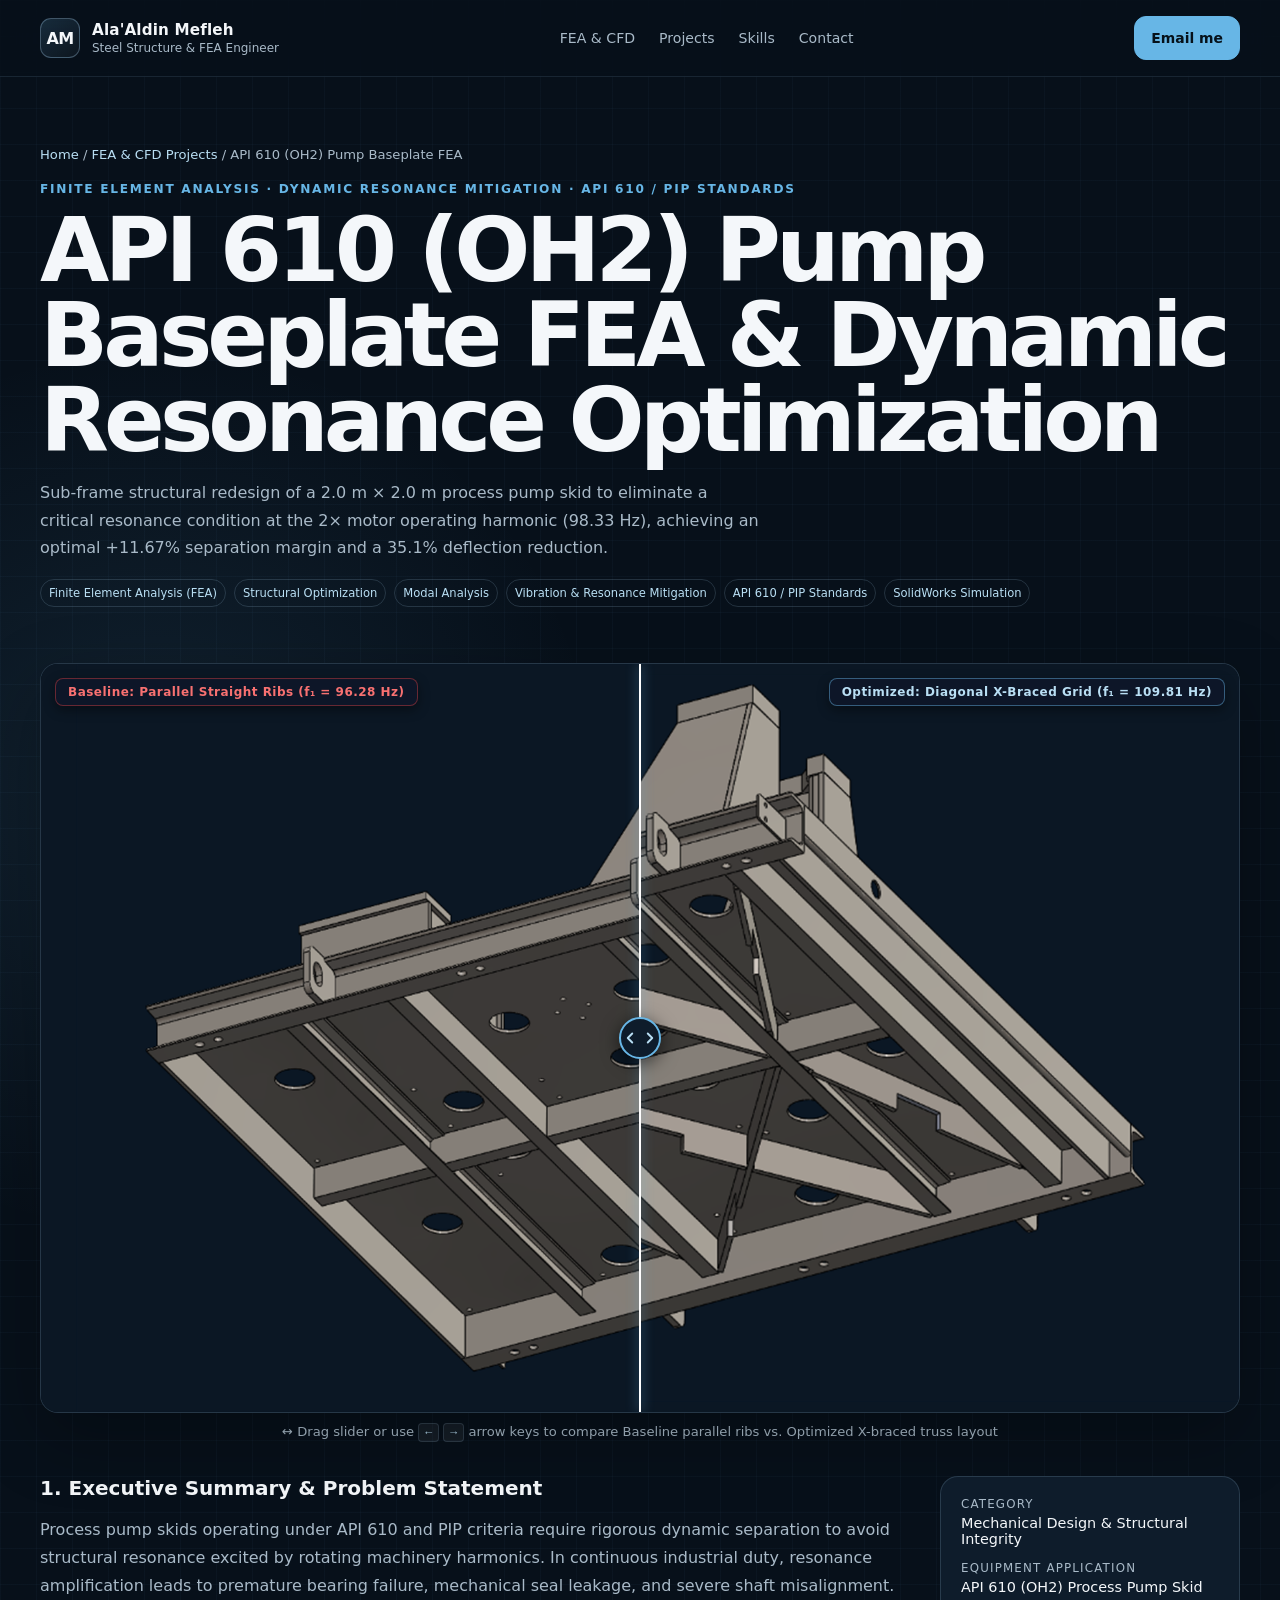
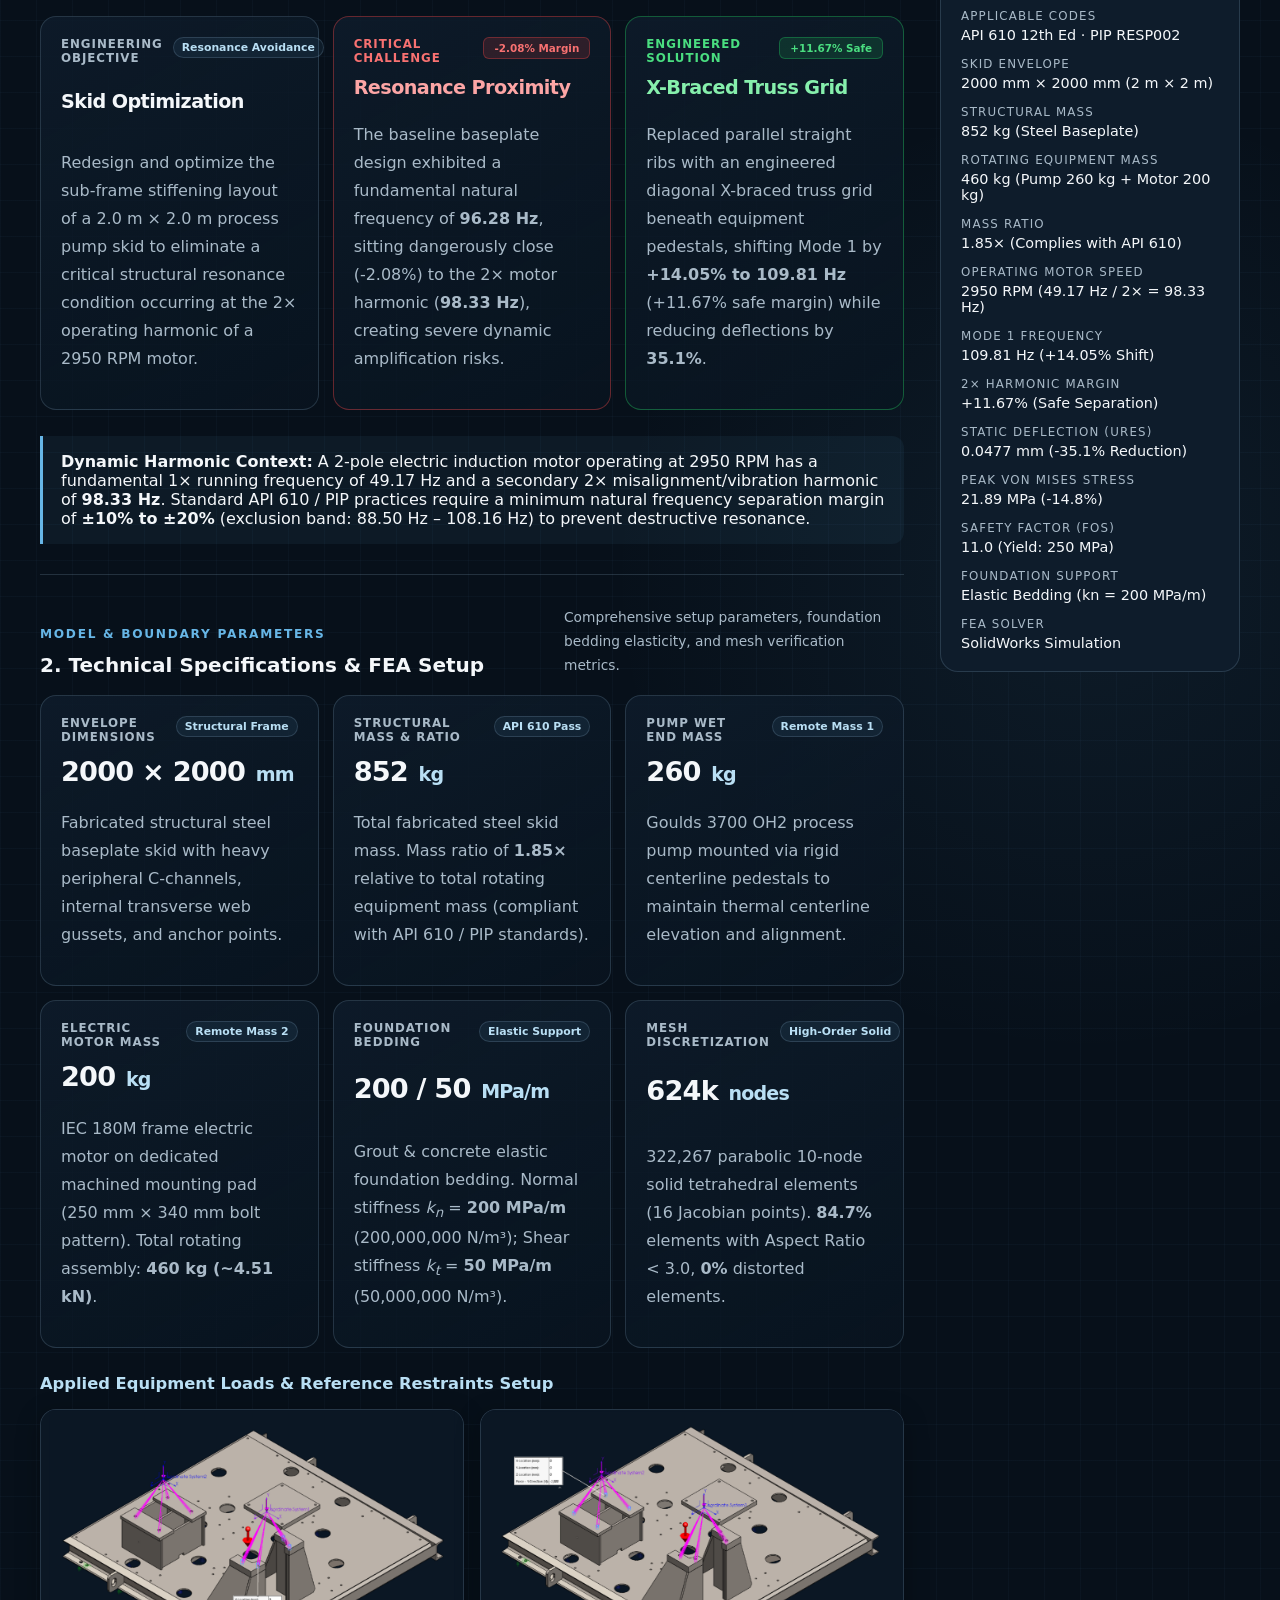
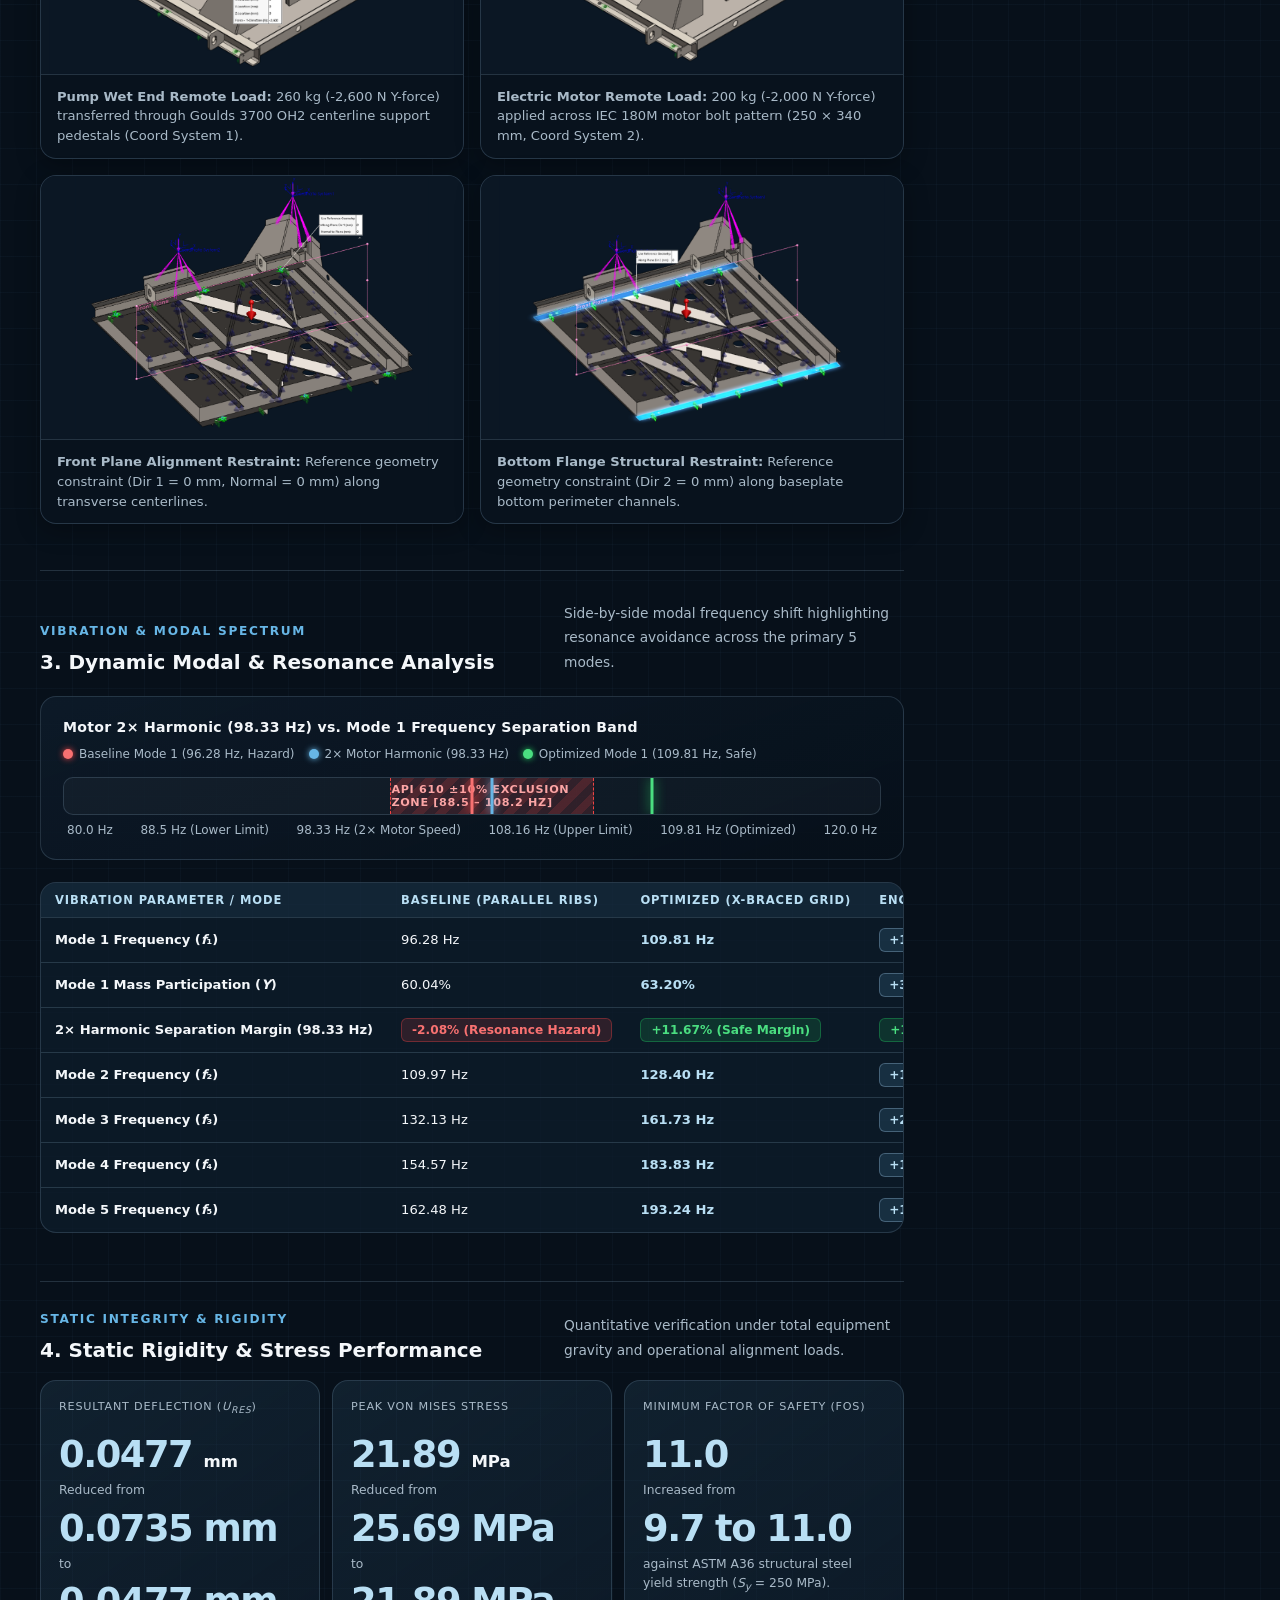
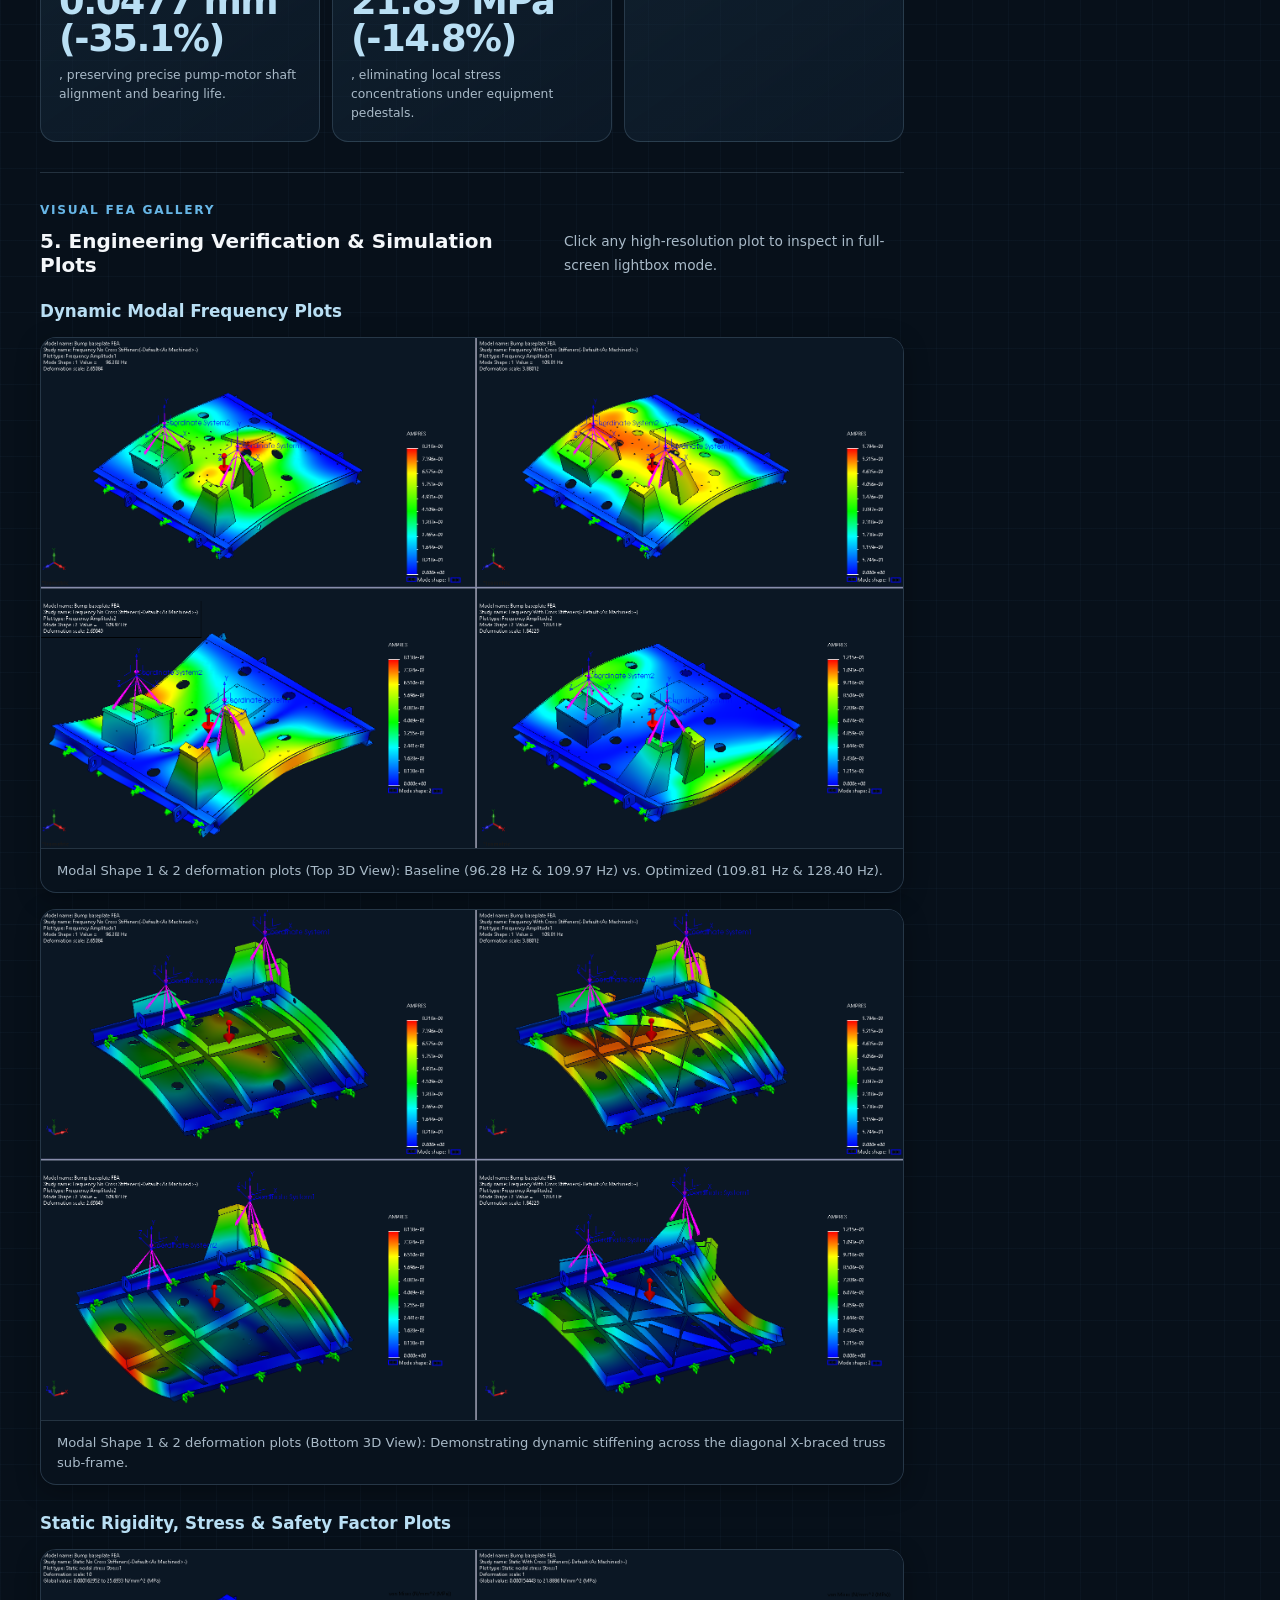
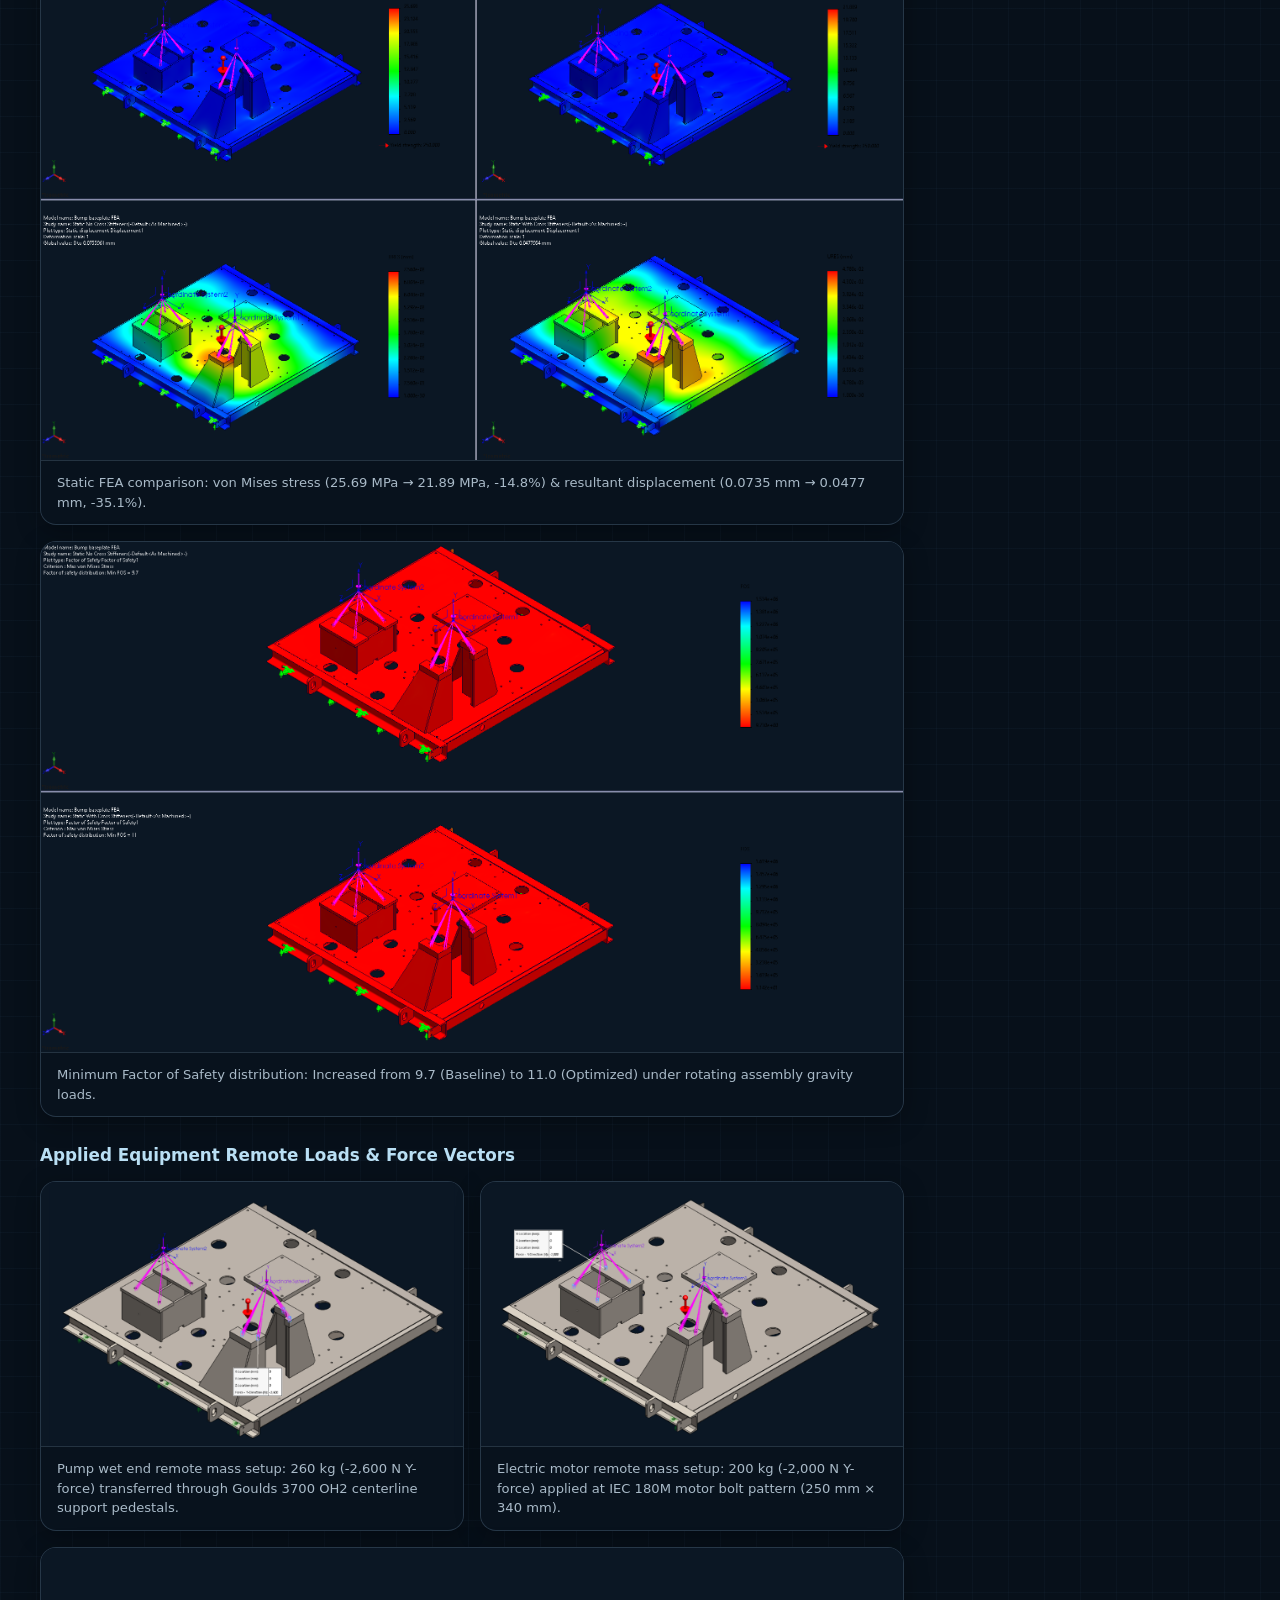
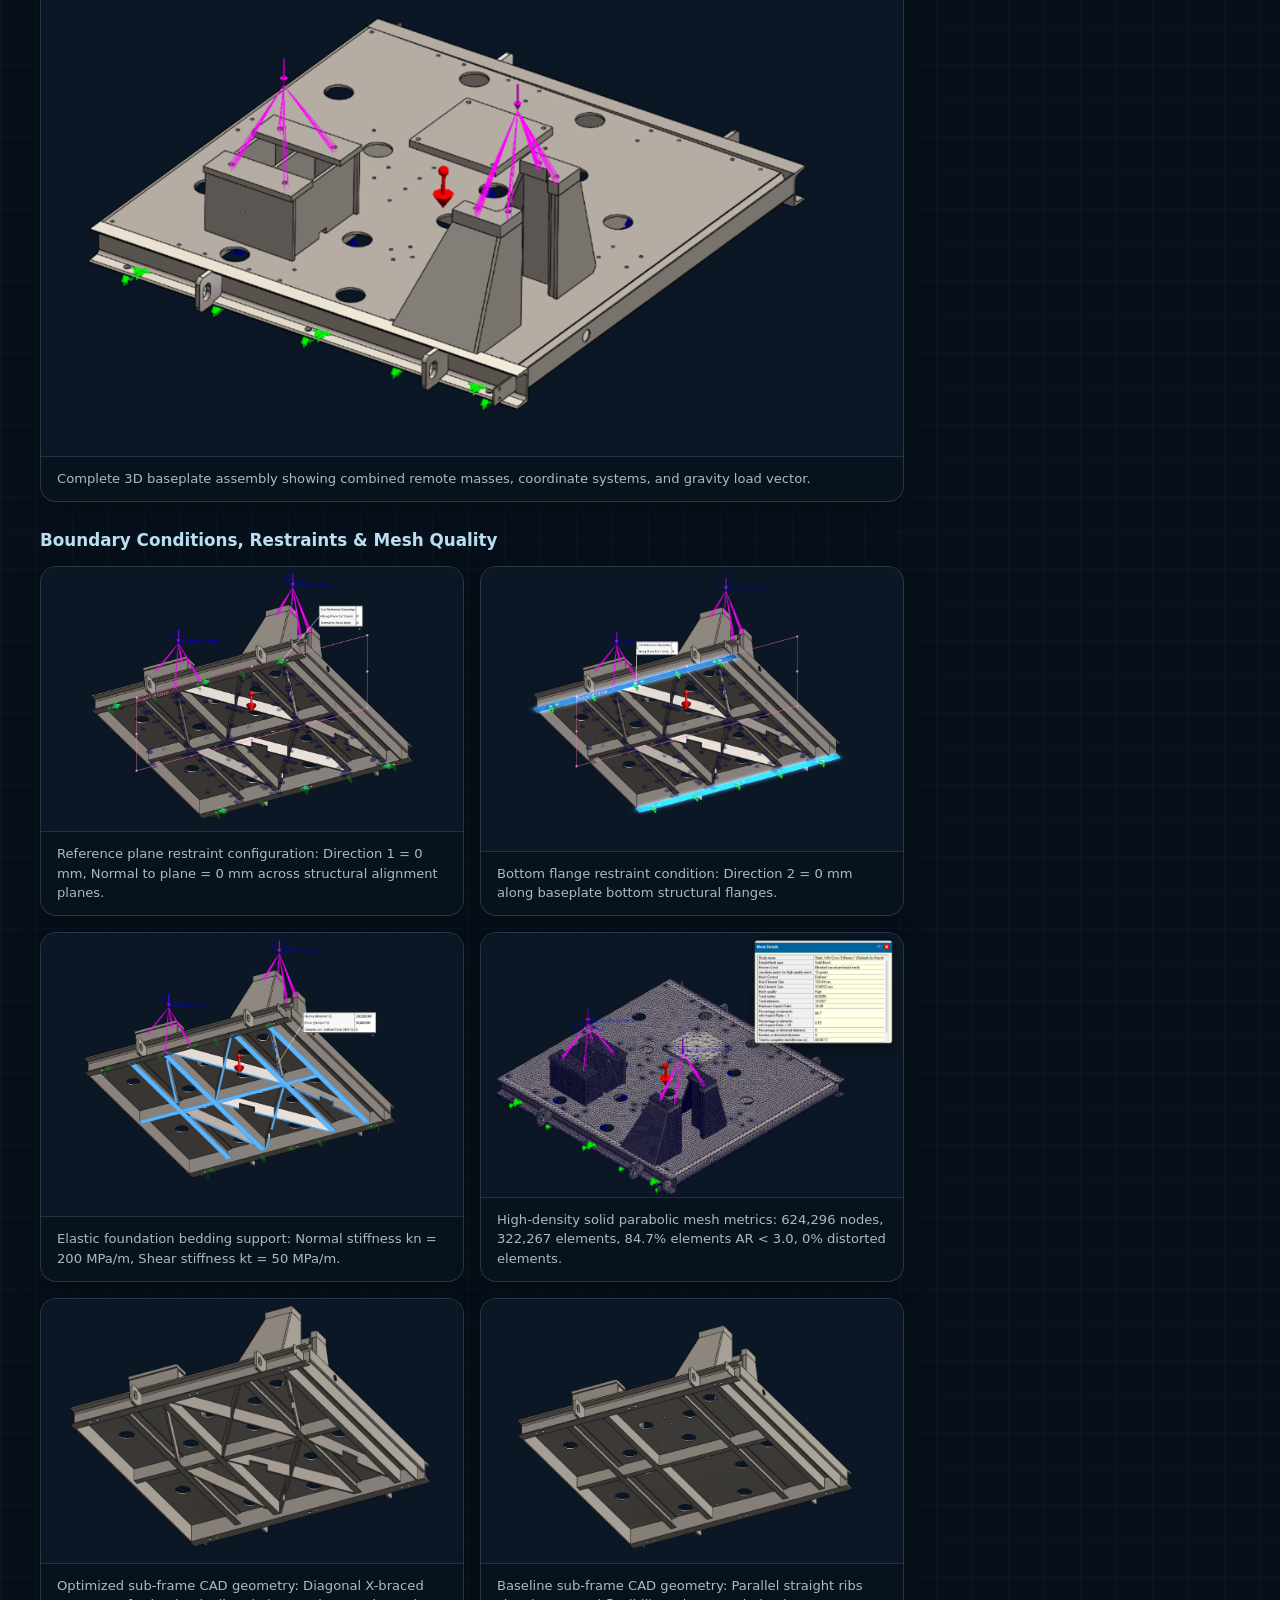
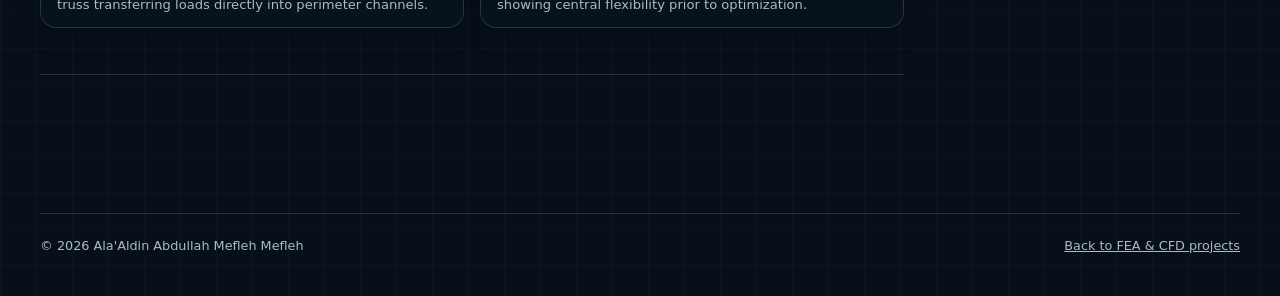
<file: projects/fea/api-610-pump-baseplate-fea/index.html>
<!doctype html>
<html lang="en">
<head>
  <meta charset="utf-8">
  <meta name="viewport" content="width=device-width,initial-scale=1">
  <meta name="description" content="FEA case study: API 610 (OH2) process pump baseplate dynamic resonance mitigation, sub-frame structural optimization, modal analysis, and static rigidity assessment.">
  <title>API 610 (OH2) Pump Baseplate FEA &amp; Dynamic Resonance Optimization | Ala'Aldin Mefleh</title>
  <link rel="stylesheet" href="../../../styles.css">
</head>
<body>
<a class="skip-link" href="#main">Skip to content</a>
<header class="site-header">
  <div class="container nav">
    <a class="brand" href="../../../index.html">
      <span class="brand-mark">AM</span>
      <span class="brand-copy"><strong>Ala'Aldin Mefleh</strong><span>Steel Structure &amp; FEA Engineer</span></span>
    </a>
    <nav class="nav-links">
      <a href="../index.html">FEA &amp; CFD</a>
      <a href="../../../index.html#projects">Projects</a>
      <a href="../../../index.html#skills">Skills</a>
      <a href="../../../index.html#contact">Contact</a>
    </nav>
    <div class="nav-actions">
      <a class="btn btn-primary" href="mailto:amefleh5@gmail.com">Email me</a>
    </div>
  </div>
</header>

<main id="main" class="project-detail">
  <!-- Page Hero Header -->
  <section class="page-hero">
    <div class="container">
      <div class="breadcrumbs">
        <a href="../../../index.html">Home</a> / <a href="../index.html">FEA &amp; CFD Projects</a> / API 610 (OH2) Pump Baseplate FEA
      </div>
      <div class="kicker">Finite Element Analysis · Dynamic Resonance Mitigation · API 610 / PIP Standards</div>
      <h1>API 610 (OH2) Pump Baseplate FEA &amp; Dynamic Resonance Optimization</h1>
      <p>Sub-frame structural redesign of a 2.0 m × 2.0 m process pump skid to eliminate a critical resonance condition at the 2× motor operating harmonic (98.33 Hz), achieving an optimal +11.67% separation margin and a 35.1% deflection reduction.</p>
      
      <div class="project-meta" style="margin-top: 18px;">
        <span class="tag">Finite Element Analysis (FEA)</span>
        <span class="tag">Structural Optimization</span>
        <span class="tag">Modal Analysis</span>
        <span class="tag">Vibration &amp; Resonance Mitigation</span>
        <span class="tag">API 610 / PIP Standards</span>
        <span class="tag">SolidWorks Simulation</span>
      </div>
    </div>
  </section>

  <div class="container">
    <!-- Interactive Compare Slider: Before (Parallel Ribs) vs After (X-Braced Grid) -->
    <div class="compare-container">
      <div class="compare-slider" data-compare>
        <!-- After: Optimized X-Braced Grid -->
        <div class="compare-slide compare-after">
          <img src="media/subframe-optimized-x-brace.png" alt="Optimized sub-frame layout with diagonal X-braced truss grid">
          <span class="compare-badge compare-badge-after">Optimized: Diagonal X-Braced Grid (f₁ = 109.81 Hz)</span>
        </div>
        <!-- Before: Baseline Parallel Straight Ribs -->
        <div class="compare-slide compare-before">
          <img src="media/subframe-baseline-parallel-ribs.png" alt="Baseline sub-frame layout with parallel straight ribs">
          <span class="compare-badge compare-badge-before">Baseline: Parallel Straight Ribs (f₁ = 96.28 Hz)</span>
        </div>
        <!-- Drag Handle -->
        <div class="compare-handle" role="slider" aria-label="Compare baseline and optimized sub-frame geometry" aria-valuemin="0" aria-valuemax="100" aria-valuenow="50" tabindex="0">
          <div class="compare-handle-line"></div>
          <div class="compare-handle-button" aria-hidden="true">
            <svg viewBox="0 0 24 24" width="18" height="18" fill="none" stroke="currentColor" stroke-width="2.5" stroke-linecap="round" stroke-linejoin="round">
              <polyline points="15 18 9 12 15 6"></polyline>
            </svg>
            <svg viewBox="0 0 24 24" width="18" height="18" fill="none" stroke="currentColor" stroke-width="2.5" stroke-linecap="round" stroke-linejoin="round">
              <polyline points="9 18 15 12 9 6"></polyline>
            </svg>
          </div>
        </div>
      </div>
      <div class="compare-caption">
        <span>↔ Drag slider or use <kbd>←</kbd> <kbd>→</kbd> arrow keys to compare Baseline parallel ribs vs. Optimized X-braced truss layout</span>
      </div>
    </div>

    <!-- Main Content Layout -->
    <div class="detail-layout">
      <div class="detail-copy">
        
        <!-- Section 1: Executive Summary & Problem Statement -->
        <section>
          <h2>1. Executive Summary &amp; Problem Statement</h2>
          <p>
            Process pump skids operating under API 610 and PIP criteria require rigorous dynamic separation to avoid structural resonance excited by rotating machinery harmonics. In continuous industrial duty, resonance amplification leads to premature bearing failure, mechanical seal leakage, and severe shaft misalignment.
          </p>
          <div class="specs-grid" style="margin-top: 16px;">
            <article class="spec-card">
              <div class="spec-card-top">
                <span class="spec-label">Engineering Objective</span>
                <span class="spec-tag">Resonance Avoidance</span>
              </div>
              <div class="spec-value" style="font-size: 1.2rem;">Skid Optimization</div>
              <p class="spec-desc">Redesign and optimize the sub-frame stiffening layout of a 2.0 m × 2.0 m process pump skid to eliminate a critical structural resonance condition occurring at the 2× operating harmonic of a 2950 RPM motor.</p>
            </article>

            <article class="spec-card" style="border-color: rgba(239,68,68,0.4);">
              <div class="spec-card-top">
                <span class="spec-label" style="color: #f87171;">Critical Challenge</span>
                <span class="badge-hazard" style="font-size: 0.65rem;">-2.08% Margin</span>
              </div>
              <div class="spec-value" style="color: #fca5a5; font-size: 1.2rem;">Resonance Proximity</div>
              <p class="spec-desc">The baseline baseplate design exhibited a fundamental natural frequency of <strong>96.28 Hz</strong>, sitting dangerously close (-2.08%) to the 2× motor harmonic (<strong>98.33 Hz</strong>), creating severe dynamic amplification risks.</p>
            </article>

            <article class="spec-card" style="border-color: rgba(34,197,94,0.4);">
              <div class="spec-card-top">
                <span class="spec-label" style="color: #4ade80;">Engineered Solution</span>
                <span class="badge-safe" style="font-size: 0.65rem;">+11.67% Safe</span>
              </div>
              <div class="spec-value" style="color: #86efac; font-size: 1.2rem;">X-Braced Truss Grid</div>
              <p class="spec-desc">Replaced parallel straight ribs with an engineered diagonal X-braced truss grid beneath equipment pedestals, shifting Mode 1 by <strong>+14.05% to 109.81 Hz</strong> (+11.67% safe margin) while reducing deflections by <strong>35.1%</strong>.</p>
            </article>
          </div>

          <div class="project-note" style="margin-top: 20px;">
            <strong>Dynamic Harmonic Context:</strong> A 2-pole electric induction motor operating at 2950 RPM has a fundamental 1× running frequency of 49.17 Hz and a secondary 2× misalignment/vibration harmonic of <strong>98.33 Hz</strong>. Standard API 610 / PIP practices require a minimum natural frequency separation margin of <strong>&plusmn;10% to &plusmn;20%</strong> (exclusion band: 88.50 Hz – 108.16 Hz) to prevent destructive resonance.
          </div>
        </section>

        <!-- Section 2: Technical Specifications & FEA Setup -->
        <section>
          <div class="results-heading">
            <div>
              <div class="kicker">Model &amp; Boundary Parameters</div>
              <h2>2. Technical Specifications &amp; FEA Setup</h2>
            </div>
            <p>Comprehensive setup parameters, foundation bedding elasticity, and mesh verification metrics.</p>
          </div>

          <div class="specs-grid">
            <article class="spec-card">
              <div class="spec-card-top">
                <span class="spec-label">Envelope Dimensions</span>
                <span class="spec-tag">Structural Frame</span>
              </div>
              <div class="spec-value">2000 × 2000 <span>mm</span></div>
              <p class="spec-desc">Fabricated structural steel baseplate skid with heavy peripheral C-channels, internal transverse web gussets, and anchor points.</p>
            </article>

            <article class="spec-card">
              <div class="spec-card-top">
                <span class="spec-label">Structural Mass &amp; Ratio</span>
                <span class="spec-tag">API 610 Pass</span>
              </div>
              <div class="spec-value">852 <span>kg</span></div>
              <p class="spec-desc">Total fabricated steel skid mass. Mass ratio of <strong>1.85×</strong> relative to total rotating equipment mass (compliant with API 610 / PIP standards).</p>
            </article>

            <article class="spec-card">
              <div class="spec-card-top">
                <span class="spec-label">Pump Wet End Mass</span>
                <span class="spec-tag">Remote Mass 1</span>
              </div>
              <div class="spec-value">260 <span>kg</span></div>
              <p class="spec-desc">Goulds 3700 OH2 process pump mounted via rigid centerline pedestals to maintain thermal centerline elevation and alignment.</p>
            </article>

            <article class="spec-card">
              <div class="spec-card-top">
                <span class="spec-label">Electric Motor Mass</span>
                <span class="spec-tag">Remote Mass 2</span>
              </div>
              <div class="spec-value">200 <span>kg</span></div>
              <p class="spec-desc">IEC 180M frame electric motor on dedicated machined mounting pad (250 mm × 340 mm bolt pattern). Total rotating assembly: <strong>460 kg (~4.51 kN)</strong>.</p>
            </article>

            <article class="spec-card">
              <div class="spec-card-top">
                <span class="spec-label">Foundation Bedding</span>
                <span class="spec-tag">Elastic Support</span>
              </div>
              <div class="spec-value">200 / 50 <span>MPa/m</span></div>
              <p class="spec-desc">Grout &amp; concrete elastic foundation bedding. Normal stiffness <em>k<sub>n</sub></em> = <strong>200 MPa/m</strong> (200,000,000 N/m³); Shear stiffness <em>k<sub>t</sub></em> = <strong>50 MPa/m</strong> (50,000,000 N/m³).</p>
            </article>

            <article class="spec-card">
              <div class="spec-card-top">
                <span class="spec-label">Mesh Discretization</span>
                <span class="spec-tag">High-Order Solid</span>
              </div>
              <div class="spec-value">624k <span>nodes</span></div>
              <p class="spec-desc">322,267 parabolic 10-node solid tetrahedral elements (16 Jacobian points). <strong>84.7%</strong> elements with Aspect Ratio &lt; 3.0, <strong>0%</strong> distorted elements.</p>
            </article>
          </div>

          <h3 style="font-size: 1.02rem; margin: 24px 0 10px; color: var(--accent-2);">Applied Equipment Loads &amp; Reference Restraints Setup</h3>
          <div class="project-gallery">
            <figure>
              <img src="media/pump-remote-mass-load-260kg.png" alt="Goulds 3700 OH2 Pump Wet End Remote Mass Load: 260 kg (-2,600 N Y-direction force)">
              <figcaption><strong>Pump Wet End Remote Load:</strong> 260 kg (-2,600 N Y-force) transferred through Goulds 3700 OH2 centerline support pedestals (Coord System 1).</figcaption>
            </figure>

            <figure>
              <img src="media/motor-remote-mass-load-200kg.png" alt="IEC 180M Electric Motor Remote Mass Load: 200 kg (-2,000 N Y-direction force)">
              <figcaption><strong>Electric Motor Remote Load:</strong> 200 kg (-2,000 N Y-force) applied across IEC 180M motor bolt pattern (250 × 340 mm, Coord System 2).</figcaption>
            </figure>

            <figure>
              <img src="media/restraint-reference-geometry-plane.png" alt="Reference geometry restraint along front plane: Direction 1 & Normal = 0 mm">
              <figcaption><strong>Front Plane Alignment Restraint:</strong> Reference geometry constraint (Dir 1 = 0 mm, Normal = 0 mm) along transverse centerlines.</figcaption>
            </figure>

            <figure>
              <img src="media/restraint-bottom-flange-direction2.png" alt="Bottom flange reference geometry restraint: Direction 2 = 0 mm">
              <figcaption><strong>Bottom Flange Structural Restraint:</strong> Reference geometry constraint (Dir 2 = 0 mm) along baseplate bottom perimeter channels.</figcaption>
            </figure>
          </div>
        </section>

        <!-- Section 3: Dynamic Modal & Resonance Analysis -->
        <section>
          <div class="results-heading">
            <div>
              <div class="kicker">Vibration &amp; Modal Spectrum</div>
              <h2>3. Dynamic Modal &amp; Resonance Analysis</h2>
            </div>
            <p>Side-by-side modal frequency shift highlighting resonance avoidance across the primary 5 modes.</p>
          </div>

          <!-- Resonance Visual Spectrum Bar -->
          <div class="resonance-diagram">
            <div class="resonance-diagram-header">
              <span class="resonance-diagram-title">Motor 2× Harmonic (98.33 Hz) vs. Mode 1 Frequency Separation Band</span>
              <div class="resonance-legend">
                <span class="legend-item"><span class="legend-dot hazard"></span> Baseline Mode 1 (96.28 Hz, Hazard)</span>
                <span class="legend-item"><span class="legend-dot motor"></span> 2× Motor Harmonic (98.33 Hz)</span>
                <span class="legend-item"><span class="legend-dot safe"></span> Optimized Mode 1 (109.81 Hz, Safe)</span>
              </div>
            </div>
            <div class="resonance-bar-track">
              <!-- API 610 Exclusion Band 88.50 Hz to 108.16 Hz -->
              <div class="resonance-zone-band" title="API 610 ±10% Exclusion Band (88.50 Hz - 108.16 Hz)">
                API 610 &plusmn;10% Exclusion Zone [88.5 – 108.2 Hz]
              </div>
              <div class="resonance-pin pin-baseline" title="Baseline Mode 1: 96.28 Hz (Inside hazard band)"></div>
              <div class="resonance-pin pin-motor" title="2x Motor Harmonic: 98.33 Hz"></div>
              <div class="resonance-pin pin-optimized" title="Optimized Mode 1: 109.81 Hz (Safely outside exclusion band)"></div>
            </div>
            <div class="resonance-scale-labels">
              <span>80.0 Hz</span>
              <span>88.5 Hz (Lower Limit)</span>
              <span>98.33 Hz (2× Motor Speed)</span>
              <span>108.16 Hz (Upper Limit)</span>
              <span>109.81 Hz (Optimized)</span>
              <span>120.0 Hz</span>
            </div>
          </div>

          <!-- Modal Comparison Table -->
          <div class="data-table-wrapper">
            <table class="data-table">
              <thead>
                <tr>
                  <th>Vibration Parameter / Mode</th>
                  <th>Baseline (Parallel Ribs)</th>
                  <th>Optimized (X-Braced Grid)</th>
                  <th>Engineering Delta</th>
                  <th>API 610 Standard &amp; Behavior</th>
                </tr>
              </thead>
              <tbody>
                <tr>
                  <td><strong>Mode 1 Frequency (<em>f</em>₁)</strong></td>
                  <td>96.28 Hz</td>
                  <td class="highlight-cell">109.81 Hz</td>
                  <td><span class="badge-increase">+14.05% Increase</span></td>
                  <td>Global vertical flexure mode shifted above harmonic</td>
                </tr>
                <tr>
                  <td><strong>Mode 1 Mass Participation (<em>Y</em>)</strong></td>
                  <td>60.04%</td>
                  <td class="highlight-cell">63.20%</td>
                  <td><span class="badge-increase">+3.16% Pts</span></td>
                  <td>Preserves unified vertical global mode response</td>
                </tr>
                <tr>
                  <td><strong>2× Harmonic Separation Margin (98.33 Hz)</strong></td>
                  <td><span class="badge-hazard">-2.08% (Resonance Hazard)</span></td>
                  <td><span class="badge-safe">+11.67% (Safe Margin)</span></td>
                  <td><span class="badge-safe">+13.75% Shift</span></td>
                  <td><span class="badge-safe">Passes &ge; 10% API 610 Criterion</span></td>
                </tr>
                <tr>
                  <td><strong>Mode 2 Frequency (<em>f</em>₂)</strong></td>
                  <td>109.97 Hz</td>
                  <td class="highlight-cell">128.40 Hz</td>
                  <td><span class="badge-increase">+16.76% Increase</span></td>
                  <td>Torsional / rocking mode stiffness enhanced</td>
                </tr>
                <tr>
                  <td><strong>Mode 3 Frequency (<em>f</em>₃)</strong></td>
                  <td>132.13 Hz</td>
                  <td class="highlight-cell">161.73 Hz</td>
                  <td><span class="badge-increase">+22.40% Increase</span></td>
                  <td>Transverse flexural mode shifted upward</td>
                </tr>
                <tr>
                  <td><strong>Mode 4 Frequency (<em>f</em>₄)</strong></td>
                  <td>154.57 Hz</td>
                  <td class="highlight-cell">183.83 Hz</td>
                  <td><span class="badge-increase">+18.93% Increase</span></td>
                  <td>Longitudinal bending mode stabilized</td>
                </tr>
                <tr>
                  <td><strong>Mode 5 Frequency (<em>f</em>₅)</strong></td>
                  <td>162.48 Hz</td>
                  <td class="highlight-cell">193.24 Hz</td>
                  <td><span class="badge-increase">+18.93% Increase</span></td>
                  <td>High-order localized pedestal mode separation</td>
                </tr>
              </tbody>
            </table>
          </div>
        </section>

        <!-- Section 4: Static Rigidity & Stress Performance -->
        <section>
          <div class="results-heading">
            <div>
              <div class="kicker">Static Integrity &amp; Rigidity</div>
              <h2>4. Static Rigidity &amp; Stress Performance</h2>
            </div>
            <p>Quantitative verification under total equipment gravity and operational alignment loads.</p>
          </div>

          <div class="results-grid">
            <article class="result-card">
              <small>Resultant Deflection (<em>U<sub>res</sub></em>)</small>
              <strong>0.0477 <span>mm</span></strong>
              <p>Reduced from <strong>0.0735 mm</strong> to <strong>0.0477 mm (-35.1%)</strong>, preserving precise pump-motor shaft alignment and bearing life.</p>
            </article>

            <article class="result-card">
              <small>Peak von Mises Stress</small>
              <strong>21.89 <span>MPa</span></strong>
              <p>Reduced from <strong>25.69 MPa</strong> to <strong>21.89 MPa (-14.8%)</strong>, eliminating local stress concentrations under equipment pedestals.</p>
            </article>

            <article class="result-card">
              <small>Minimum Factor of Safety (FoS)</small>
              <strong>11.0</strong>
              <p>Increased from <strong>9.7 to 11.0</strong> against ASTM A36 structural steel yield strength (<em>S<sub>y</sub></em> = 250 MPa).</p>
            </article>
          </div>
        </section>

        <!-- Section 5: Media & Gallery -->
        <section>
          <div class="results-heading">
            <div>
              <div class="kicker">Visual FEA Gallery</div>
              <h2>5. Engineering Verification &amp; Simulation Plots</h2>
            </div>
            <p>Click any high-resolution plot to inspect in full-screen lightbox mode.</p>
          </div>

          <!-- Subsection: Dynamic Modal Analysis -->
          <h3 style="font-size: 1.05rem; margin: 24px 0 8px; color: var(--accent-2);">Dynamic Modal Frequency Plots</h3>
          <div class="project-gallery">
            <figure class="gallery-span-full">
              <img src="media/fea-modal-modes-1-2-top-view.png" alt="Dynamic Modal Analysis Top View: Mode 1 (96.28 Hz vs 109.81 Hz) and Mode 2 (109.97 Hz vs 128.40 Hz)" loading="eager" decoding="sync">
              <figcaption>Modal Shape 1 &amp; 2 deformation plots (Top 3D View): Baseline (96.28 Hz &amp; 109.97 Hz) vs. Optimized (109.81 Hz &amp; 128.40 Hz).</figcaption>
            </figure>

            <figure class="gallery-span-full">
              <img src="media/fea-modal-modes-1-2-bottom-view.png" alt="Dynamic Modal Analysis Bottom View: Mode 1 (96.28 Hz vs 109.81 Hz) and Mode 2 (109.97 Hz vs 128.40 Hz)" loading="eager" decoding="sync">
              <figcaption>Modal Shape 1 &amp; 2 deformation plots (Bottom 3D View): Demonstrating dynamic stiffening across the diagonal X-braced truss sub-frame.</figcaption>
            </figure>
          </div>

          <!-- Subsection: Static Rigidity & Stress Performance -->
          <h3 style="font-size: 1.05rem; margin: 28px 0 8px; color: var(--accent-2);">Static Rigidity, Stress &amp; Safety Factor Plots</h3>
          <div class="project-gallery">
            <figure class="gallery-span-full">
              <img src="media/fea-stress-displacement-quad-comparison.png" alt="Static von Mises Stress (25.69 MPa vs 21.89 MPa) and Displacement (0.0735 mm vs 0.0477 mm) Comparison">
              <figcaption>Static FEA comparison: von Mises stress (25.69 MPa → 21.89 MPa, -14.8%) &amp; resultant displacement (0.0735 mm → 0.0477 mm, -35.1%).</figcaption>
            </figure>

            <figure class="gallery-span-full">
              <img src="media/fea-factor-of-safety-comparison.png" alt="Factor of Safety Comparison: Min FoS 9.7 (Baseline) vs Min FoS 11.0 (Optimized)">
              <figcaption>Minimum Factor of Safety distribution: Increased from 9.7 (Baseline) to 11.0 (Optimized) under rotating assembly gravity loads.</figcaption>
            </figure>
          </div>

          <!-- Subsection: Equipment Remote Mass Loads -->
          <h3 style="font-size: 1.05rem; margin: 28px 0 8px; color: var(--accent-2);">Applied Equipment Remote Loads &amp; Force Vectors</h3>
          <div class="project-gallery">
            <figure>
              <img src="media/pump-remote-mass-load-260kg.png" alt="Goulds 3700 OH2 Pump Wet End Remote Mass Load: 260 kg (-2,600 N Y-direction force)">
              <figcaption>Pump wet end remote mass setup: 260 kg (-2,600 N Y-force) transferred through Goulds 3700 OH2 centerline support pedestals.</figcaption>
            </figure>

            <figure>
              <img src="media/motor-remote-mass-load-200kg.png" alt="IEC 180M Electric Motor Remote Mass Load: 200 kg (-2,000 N Y-direction force)">
              <figcaption>Electric motor remote mass setup: 200 kg (-2,000 N Y-force) applied at IEC 180M motor bolt pattern (250 mm × 340 mm).</figcaption>
            </figure>

            <figure class="gallery-span-full">
              <img src="media/baseplate-assembly-loads.png" alt="3D baseplate assembly with pump pedestals, motor mounting pad, and gravity load vector">
              <figcaption>Complete 3D baseplate assembly showing combined remote masses, coordinate systems, and gravity load vector.</figcaption>
            </figure>
          </div>

          <!-- Subsection: Restraints, Bedding & Mesh -->
          <h3 style="font-size: 1.05rem; margin: 28px 0 8px; color: var(--accent-2);">Boundary Conditions, Restraints &amp; Mesh Quality</h3>
          <div class="project-gallery">
            <figure>
              <img src="media/restraint-reference-geometry-plane.png" alt="Reference geometry restraint along front plane: Direction 1 & Normal = 0 mm">
              <figcaption>Reference plane restraint configuration: Direction 1 = 0 mm, Normal to plane = 0 mm across structural alignment planes.</figcaption>
            </figure>

            <figure>
              <img src="media/restraint-bottom-flange-direction2.png" alt="Bottom flange reference geometry restraint: Direction 2 = 0 mm">
              <figcaption>Bottom flange restraint condition: Direction 2 = 0 mm along baseplate bottom structural flanges.</figcaption>
            </figure>

            <figure>
              <img src="media/boundary-conditions-grout-bedding.png" alt="Foundation bedding elastic support: kn = 200 MPa/m, kt = 50 MPa/m">
              <figcaption>Elastic foundation bedding support: Normal stiffness kn = 200 MPa/m, Shear stiffness kt = 50 MPa/m.</figcaption>
            </figure>

            <figure>
              <img src="media/mesh-metrics-solidworks.png" alt="SolidWorks Simulation blended curvature-based solid mesh metrics">
              <figcaption>High-density solid parabolic mesh metrics: 624,296 nodes, 322,267 elements, 84.7% elements AR &lt; 3.0, 0% distorted elements.</figcaption>
            </figure>

            <figure>
              <img src="media/subframe-optimized-x-brace.png" alt="Optimized diagonal X-braced truss sub-frame layout">
              <figcaption>Optimized sub-frame CAD geometry: Diagonal X-braced truss transferring loads directly into perimeter channels.</figcaption>
            </figure>

            <figure>
              <img src="media/subframe-baseline-parallel-ribs.png" alt="Baseline parallel straight rib sub-frame layout">
              <figcaption>Baseline sub-frame CAD geometry: Parallel straight ribs showing central flexibility prior to optimization.</figcaption>
            </figure>
          </div>
        </section>

      </div>

      <!-- Detail Sidebar Specifications -->
      <aside class="detail-aside">
        <dl>
          <div>
            <dt>Category</dt>
            <dd>Mechanical Design &amp; Structural Integrity</dd>
          </div>
          <div>
            <dt>Equipment Application</dt>
            <dd>API 610 (OH2) Process Pump Skid</dd>
          </div>
          <div>
            <dt>Applicable Codes</dt>
            <dd>API 610 12th Ed · PIP RESP002</dd>
          </div>
          <div>
            <dt>Skid Envelope</dt>
            <dd>2000 mm × 2000 mm (2 m × 2 m)</dd>
          </div>
          <div>
            <dt>Structural Mass</dt>
            <dd>852 kg (Steel Baseplate)</dd>
          </div>
          <div>
            <dt>Rotating Equipment Mass</dt>
            <dd>460 kg (Pump 260 kg + Motor 200 kg)</dd>
          </div>
          <div>
            <dt>Mass Ratio</dt>
            <dd>1.85× (Complies with API 610)</dd>
          </div>
          <div>
            <dt>Operating Motor Speed</dt>
            <dd>2950 RPM (49.17 Hz / 2× = 98.33 Hz)</dd>
          </div>
          <div>
            <dt>Mode 1 Frequency</dt>
            <dd>109.81 Hz (+14.05% Shift)</dd>
          </div>
          <div>
            <dt>2× Harmonic Margin</dt>
            <dd>+11.67% (Safe Separation)</dd>
          </div>
          <div>
            <dt>Static Deflection (Ures)</dt>
            <dd>0.0477 mm (-35.1% Reduction)</dd>
          </div>
          <div>
            <dt>Peak von Mises Stress</dt>
            <dd>21.89 MPa (-14.8%)</dd>
          </div>
          <div>
            <dt>Safety Factor (FoS)</dt>
            <dd>11.0 (Yield: 250 MPa)</dd>
          </div>
          <div>
            <dt>Foundation Support</dt>
            <dd>Elastic Bedding (kn = 200 MPa/m)</dd>
          </div>
          <div>
            <dt>FEA Solver</dt>
            <dd>SolidWorks Simulation</dd>
          </div>
        </dl>
      </aside>
    </div>
  </div>
</main>

<footer class="footer">
  <div class="container footer-inner">
    <span>© <span data-year></span> Ala'Aldin Abdullah Mefleh Mefleh</span>
    <a href="../index.html">Back to FEA &amp; CFD projects</a>
  </div>
</footer>

<script src="../../../script.js"></script>
</body>
</html>
</file>
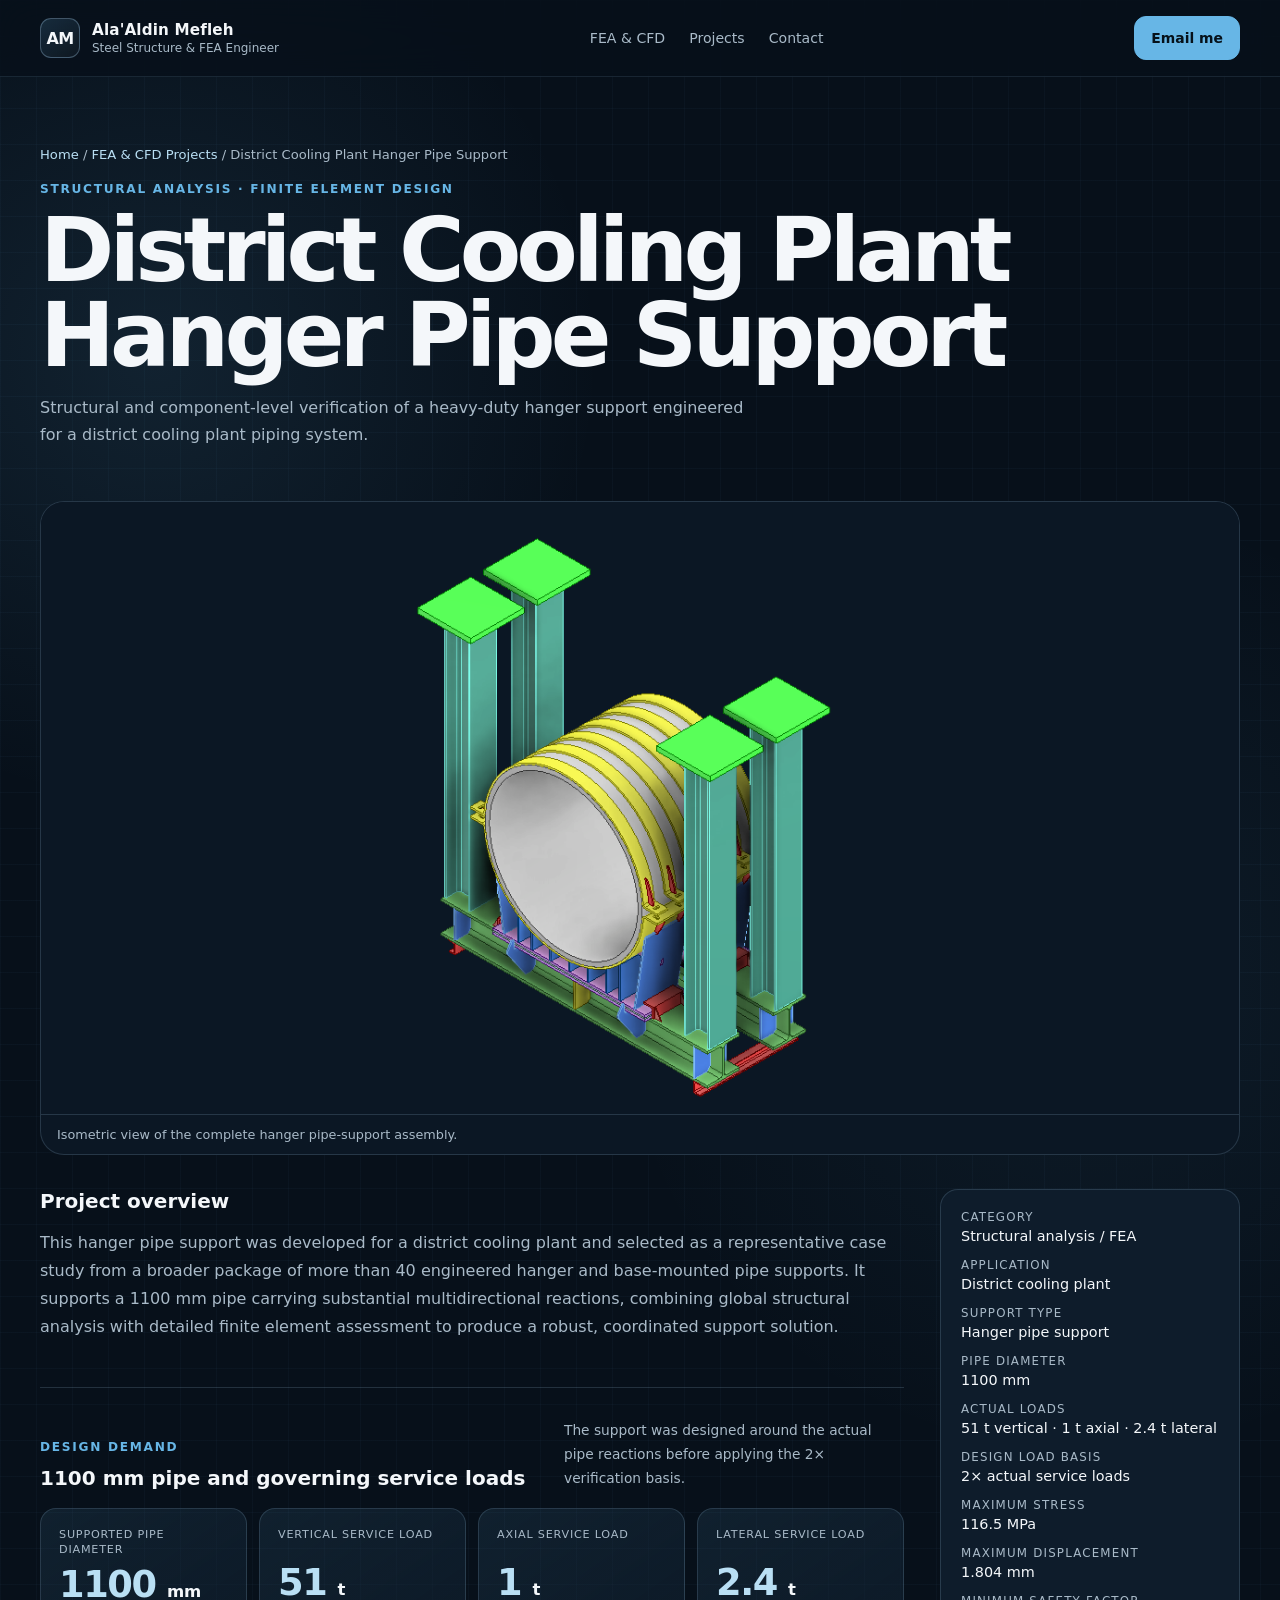
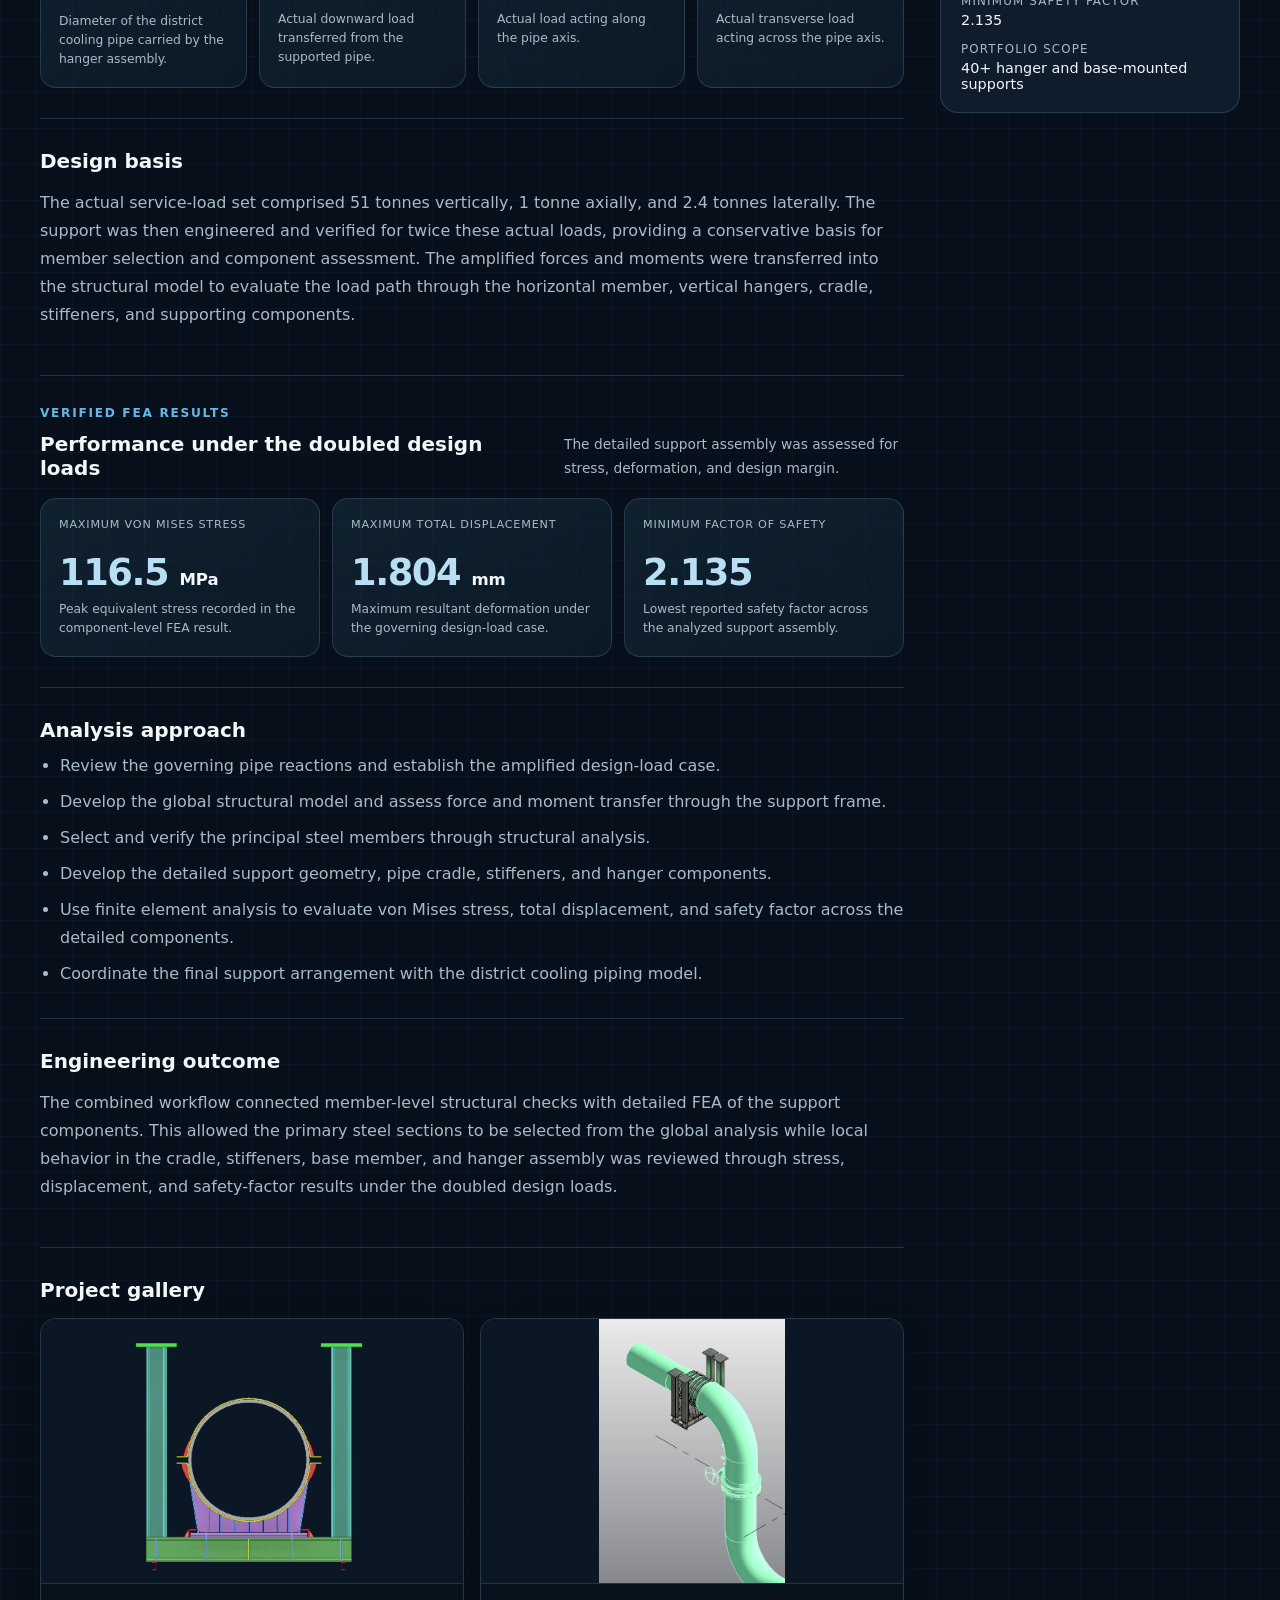
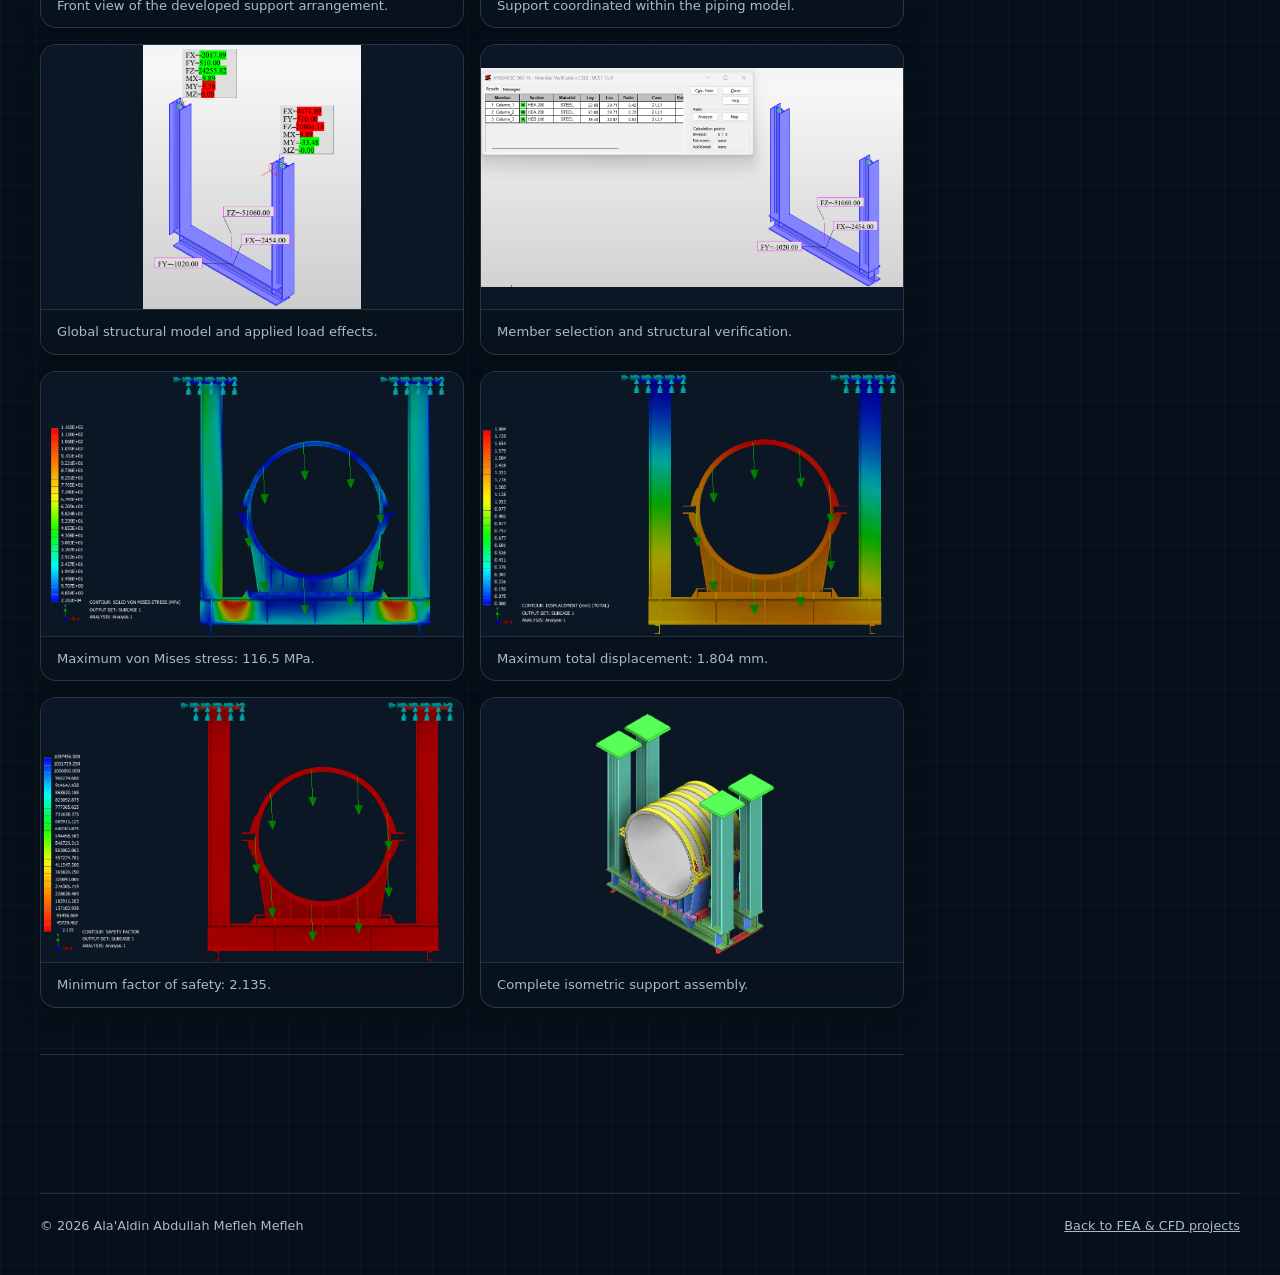
<file: projects/fea/district-cooling-hanger-pipe-support/index.html>
<!doctype html>
<html lang="en">
<head>
  <meta charset="utf-8">
  <meta name="viewport" content="width=device-width,initial-scale=1">
  <meta name="description" content="Structural analysis and finite element design of a hanger pipe support for a district cooling plant">
  <title>District Cooling Plant Hanger Pipe Support | Ala'Aldin Mefleh</title>
  <link rel="stylesheet" href="../../../styles.css">
</head>
<body>
<a class="skip-link" href="#main">Skip to content</a>
<header class="site-header"><div class="container nav"><a class="brand" href="../../../index.html"><span class="brand-mark">AM</span><span class="brand-copy"><strong>Ala'Aldin Mefleh</strong><span>Steel Structure &amp; FEA Engineer</span></span></a><nav class="nav-links"><a href="../index.html">FEA &amp; CFD</a><a href="../../../index.html#projects">Projects</a><a href="../../../index.html#contact">Contact</a></nav><div class="nav-actions"><a class="btn btn-primary" href="mailto:amefleh5@gmail.com">Email me</a></div></div></header>

<main id="main" class="project-detail">
  <section class="page-hero"><div class="container"><div class="breadcrumbs"><a href="../../../index.html">Home</a> / <a href="../index.html">FEA &amp; CFD Projects</a> / District Cooling Plant Hanger Pipe Support</div><div class="kicker">Structural analysis · Finite element design</div><h1>District Cooling Plant Hanger Pipe Support</h1><p>Structural and component-level verification of a heavy-duty hanger support engineered for a district cooling plant piping system.</p></div></section>

  <div class="container">
    <figure class="project-cover project-cover-image">
      <img src="media/support-isometric-cover.png" alt="Isometric view of the complete district cooling plant hanger pipe support">
      <figcaption>Isometric view of the complete hanger pipe-support assembly.</figcaption>
    </figure>

    <div class="detail-layout">
      <div class="detail-copy">
        <section><h2>Project overview</h2><p>This hanger pipe support was developed for a district cooling plant and selected as a representative case study from a broader package of more than 40 engineered hanger and base-mounted pipe supports. It supports a 1100 mm pipe carrying substantial multidirectional reactions, combining global structural analysis with detailed finite element assessment to produce a robust, coordinated support solution.</p></section>
        <section><div class="results-heading"><div><div class="kicker">Design demand</div><h2>1100 mm pipe and governing service loads</h2></div><p>The support was designed around the actual pipe reactions before applying the 2× verification basis.</p></div><div class="design-demand-grid"><article class="result-card"><small>Supported pipe diameter</small><strong>1100 <span>mm</span></strong><p>Diameter of the district cooling pipe carried by the hanger assembly.</p></article><article class="result-card"><small>Vertical service load</small><strong>51 <span>t</span></strong><p>Actual downward load transferred from the supported pipe.</p></article><article class="result-card"><small>Axial service load</small><strong>1 <span>t</span></strong><p>Actual load acting along the pipe axis.</p></article><article class="result-card"><small>Lateral service load</small><strong>2.4 <span>t</span></strong><p>Actual transverse load acting across the pipe axis.</p></article></div></section>
        <section><h2>Design basis</h2><p>The actual service-load set comprised 51 tonnes vertically, 1 tonne axially, and 2.4 tonnes laterally. The support was then engineered and verified for twice these actual loads, providing a conservative basis for member selection and component assessment. The amplified forces and moments were transferred into the structural model to evaluate the load path through the horizontal member, vertical hangers, cradle, stiffeners, and supporting components.</p></section>
        <section><div class="results-heading"><div><div class="kicker">Verified FEA results</div><h2>Performance under the doubled design loads</h2></div><p>The detailed support assembly was assessed for stress, deformation, and design margin.</p></div><div class="results-grid"><article class="result-card"><small>Maximum von Mises stress</small><strong>116.5 <span>MPa</span></strong><p>Peak equivalent stress recorded in the component-level FEA result.</p></article><article class="result-card"><small>Maximum total displacement</small><strong>1.804 <span>mm</span></strong><p>Maximum resultant deformation under the governing design-load case.</p></article><article class="result-card"><small>Minimum factor of safety</small><strong>2.135</strong><p>Lowest reported safety factor across the analyzed support assembly.</p></article></div></section>
        <section><h2>Analysis approach</h2><ul class="scope-list"><li>Review the governing pipe reactions and establish the amplified design-load case.</li><li>Develop the global structural model and assess force and moment transfer through the support frame.</li><li>Select and verify the principal steel members through structural analysis.</li><li>Develop the detailed support geometry, pipe cradle, stiffeners, and hanger components.</li><li>Use finite element analysis to evaluate von Mises stress, total displacement, and safety factor across the detailed components.</li><li>Coordinate the final support arrangement with the district cooling piping model.</li></ul></section>
        <section><h2>Engineering outcome</h2><p>The combined workflow connected member-level structural checks with detailed FEA of the support components. This allowed the primary steel sections to be selected from the global analysis while local behavior in the cradle, stiffeners, base member, and hanger assembly was reviewed through stress, displacement, and safety-factor results under the doubled design loads.</p></section>
        <section><h2>Project gallery</h2><div class="project-gallery"><figure><img src="media/support-front-view.png" alt="Front view of the hanger pipe support"><figcaption>Front view of the developed support arrangement.</figcaption></figure><figure><img src="media/revit-context.png" alt="Hanger pipe support coordinated with district cooling piping in Revit"><figcaption>Support coordinated within the piping model.</figcaption></figure><figure><img src="media/structural-analysis-loads.png" alt="Structural model showing applied support forces and moments"><figcaption>Global structural model and applied load effects.</figcaption></figure><figure><img src="media/member-verification.png" alt="Structural member verification results for the hanger support"><figcaption>Member selection and structural verification.</figcaption></figure><figure><img src="media/fea-von-mises-stress.png" alt="Finite element von Mises stress result for the hanger support"><figcaption>Maximum von Mises stress: 116.5 MPa.</figcaption></figure><figure><img src="media/fea-displacement.png" alt="Finite element total displacement result for the hanger support"><figcaption>Maximum total displacement: 1.804 mm.</figcaption></figure><figure><img src="media/fea-safety-factor.png" alt="Finite element safety factor result for the hanger support"><figcaption>Minimum factor of safety: 2.135.</figcaption></figure><figure><img src="media/support-isometric-cover.png" alt="Isometric view of the hanger pipe support assembly"><figcaption>Complete isometric support assembly.</figcaption></figure></div></section>

      </div>
      <aside class="detail-aside"><dl><div><dt>Category</dt><dd>Structural analysis / FEA</dd></div><div><dt>Application</dt><dd>District cooling plant</dd></div><div><dt>Support type</dt><dd>Hanger pipe support</dd></div><div><dt>Pipe diameter</dt><dd>1100 mm</dd></div><div><dt>Actual loads</dt><dd>51 t vertical · 1 t axial · 2.4 t lateral</dd></div><div><dt>Design load basis</dt><dd>2× actual service loads</dd></div><div><dt>Maximum stress</dt><dd>116.5 MPa</dd></div><div><dt>Maximum displacement</dt><dd>1.804 mm</dd></div><div><dt>Minimum safety factor</dt><dd>2.135</dd></div><div><dt>Portfolio scope</dt><dd>40+ hanger and base-mounted supports</dd></div></dl></aside>
    </div>
  </div>
</main>
<footer class="footer"><div class="container footer-inner"><span>© <span data-year></span> Ala'Aldin Abdullah Mefleh Mefleh</span><a href="../index.html">Back to FEA &amp; CFD projects</a></div></footer><script src="../../../script.js"></script>
</body>
</html>
</file>
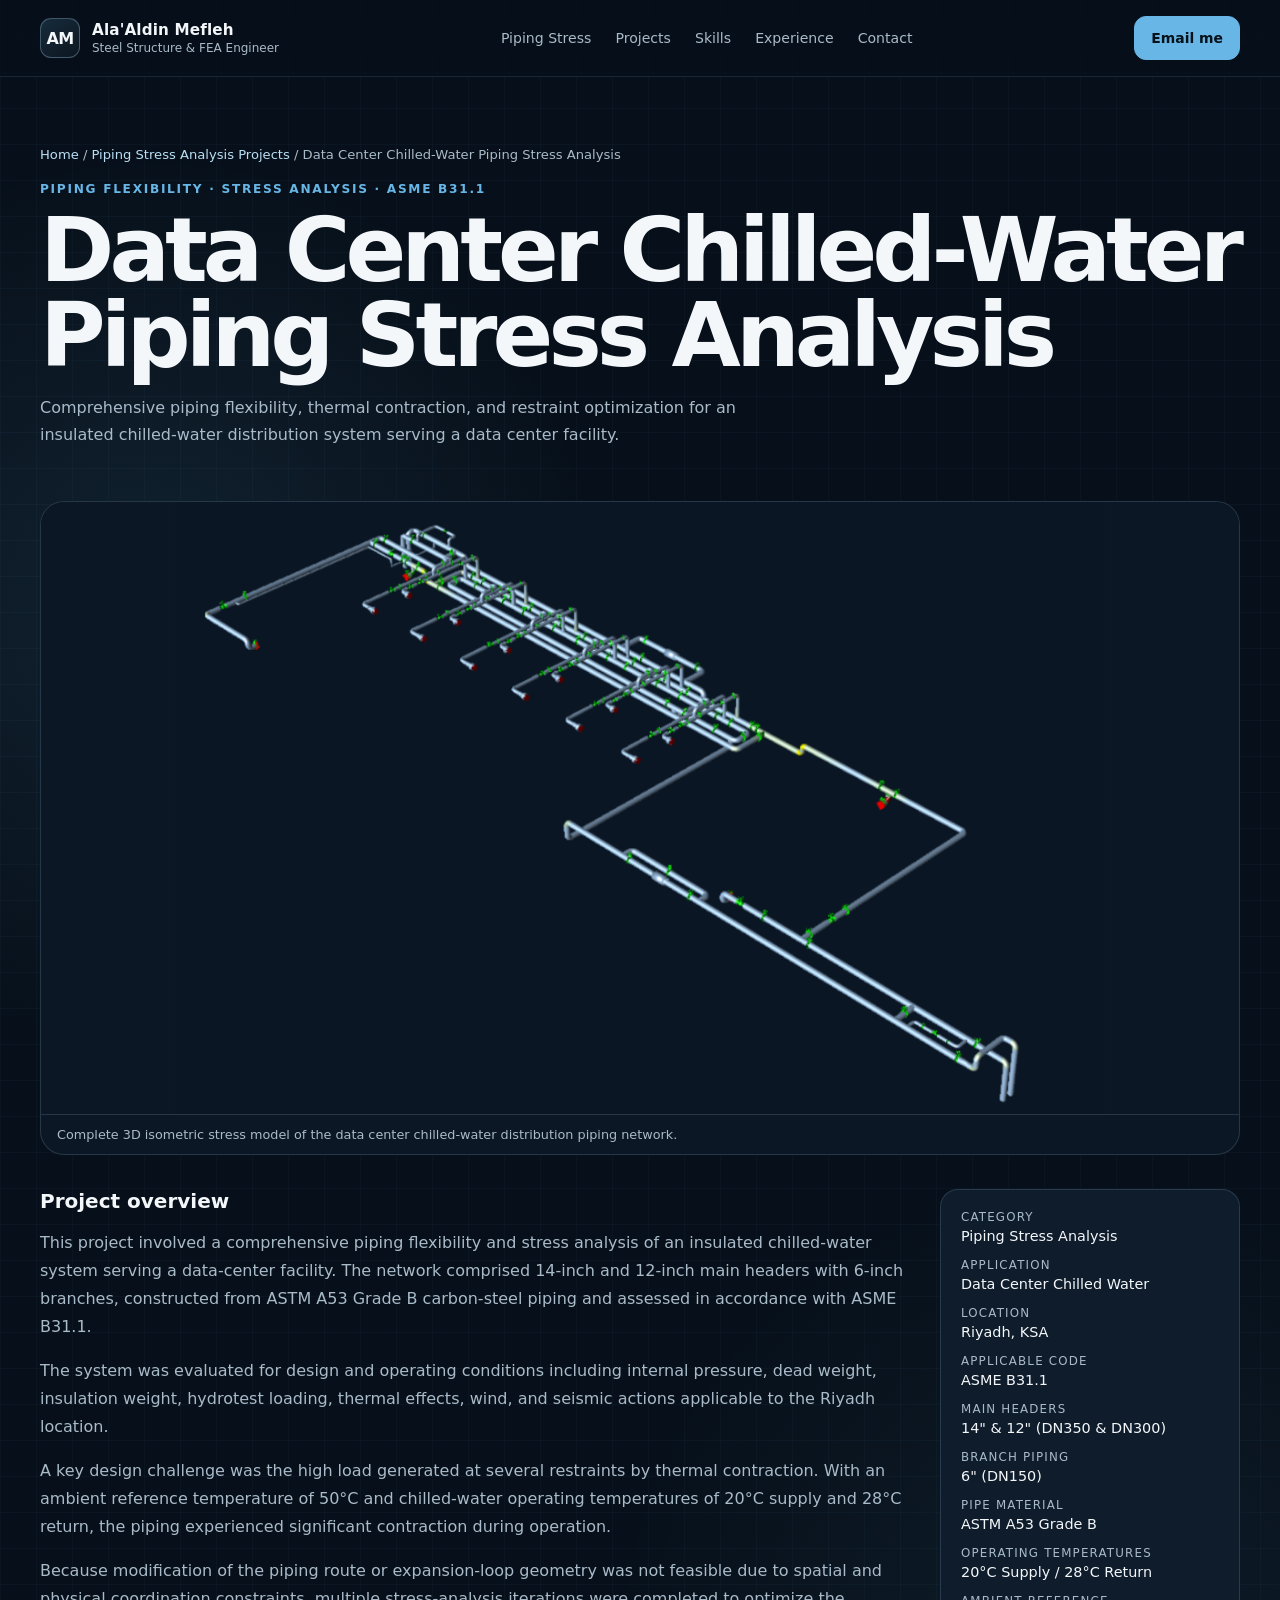
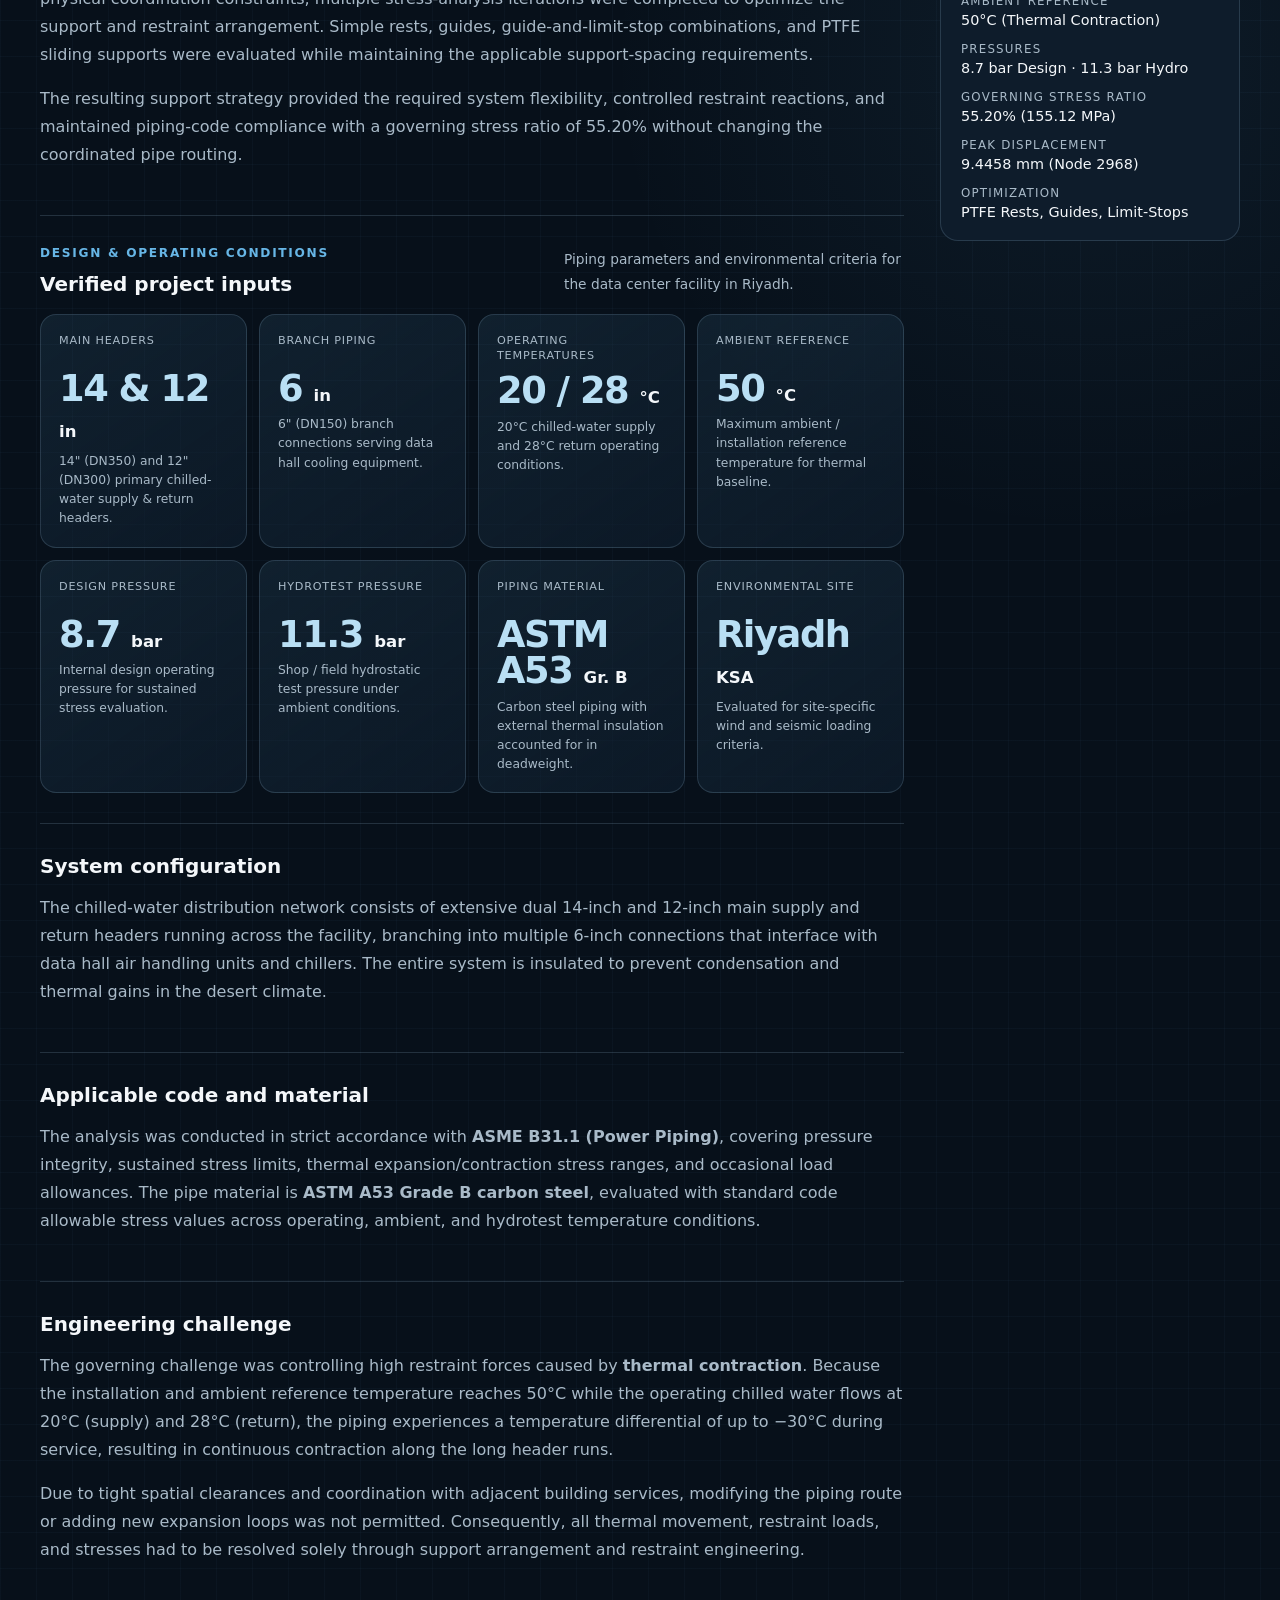
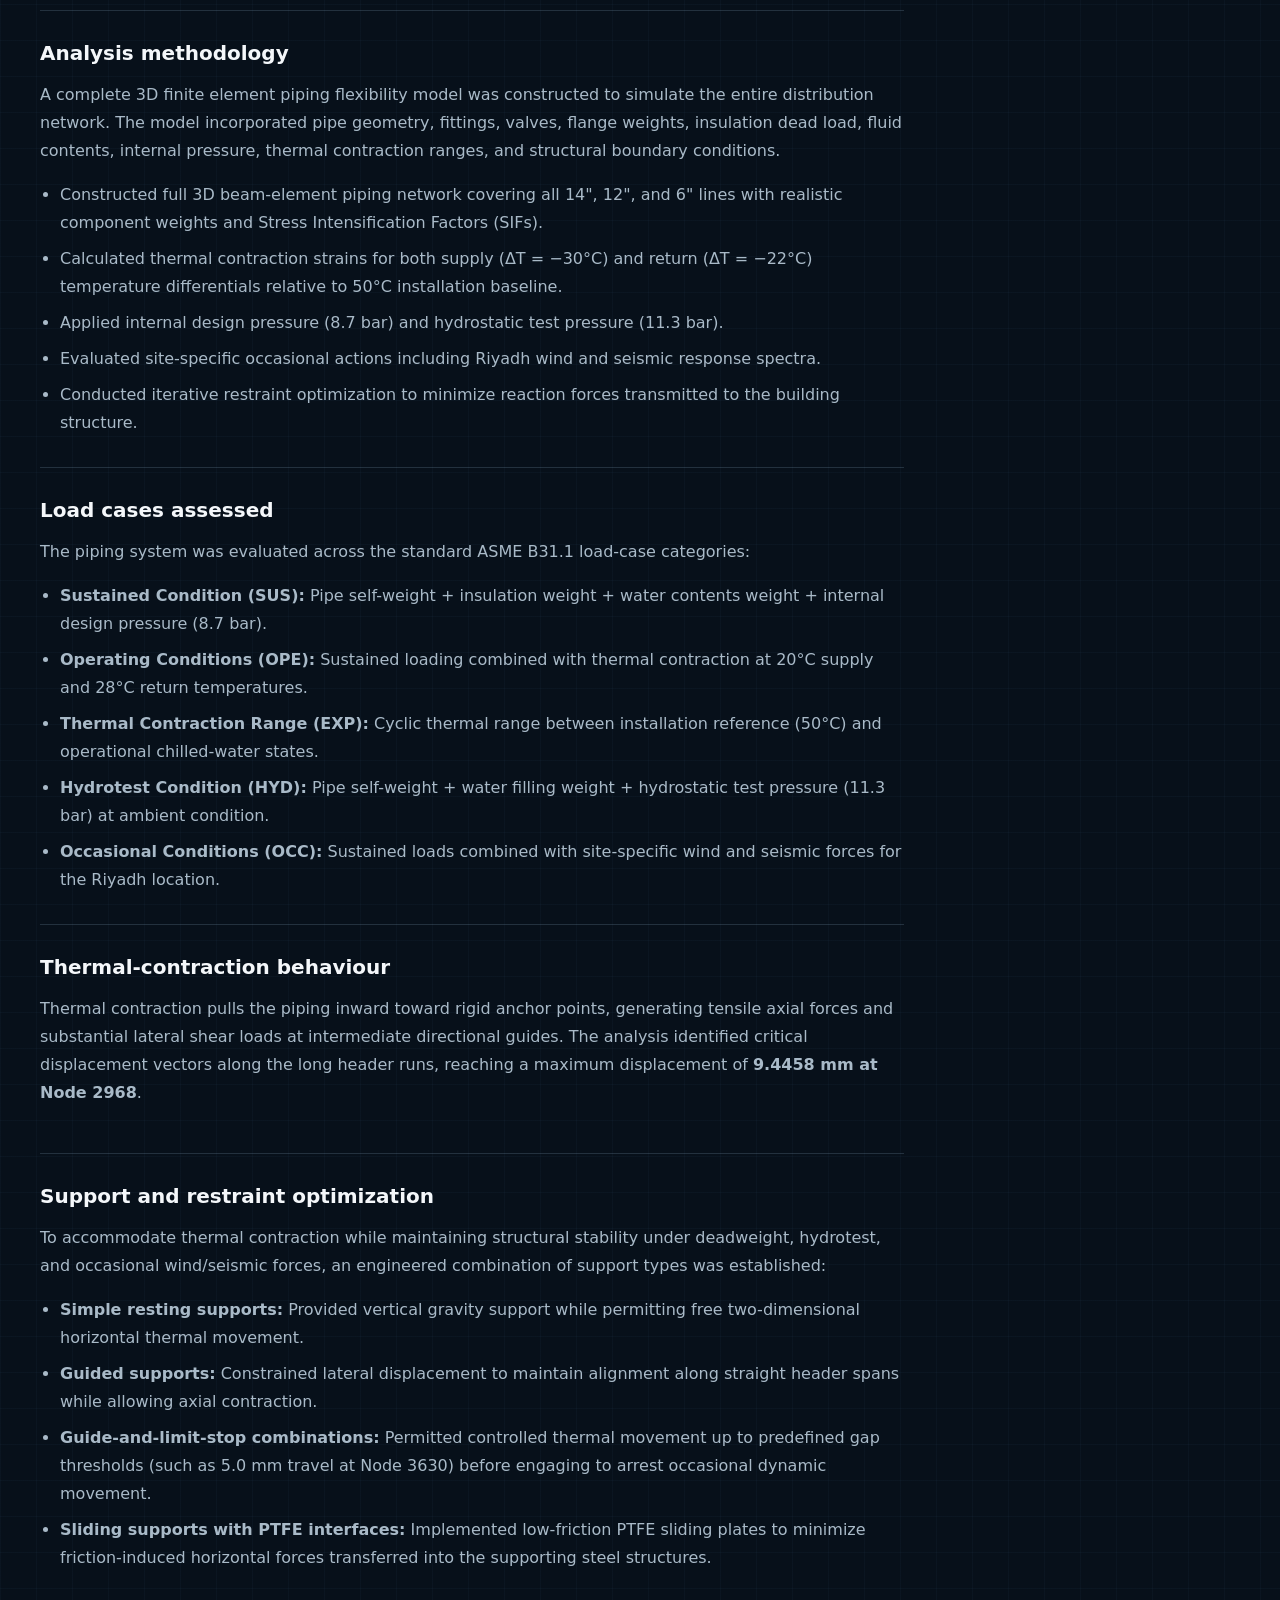
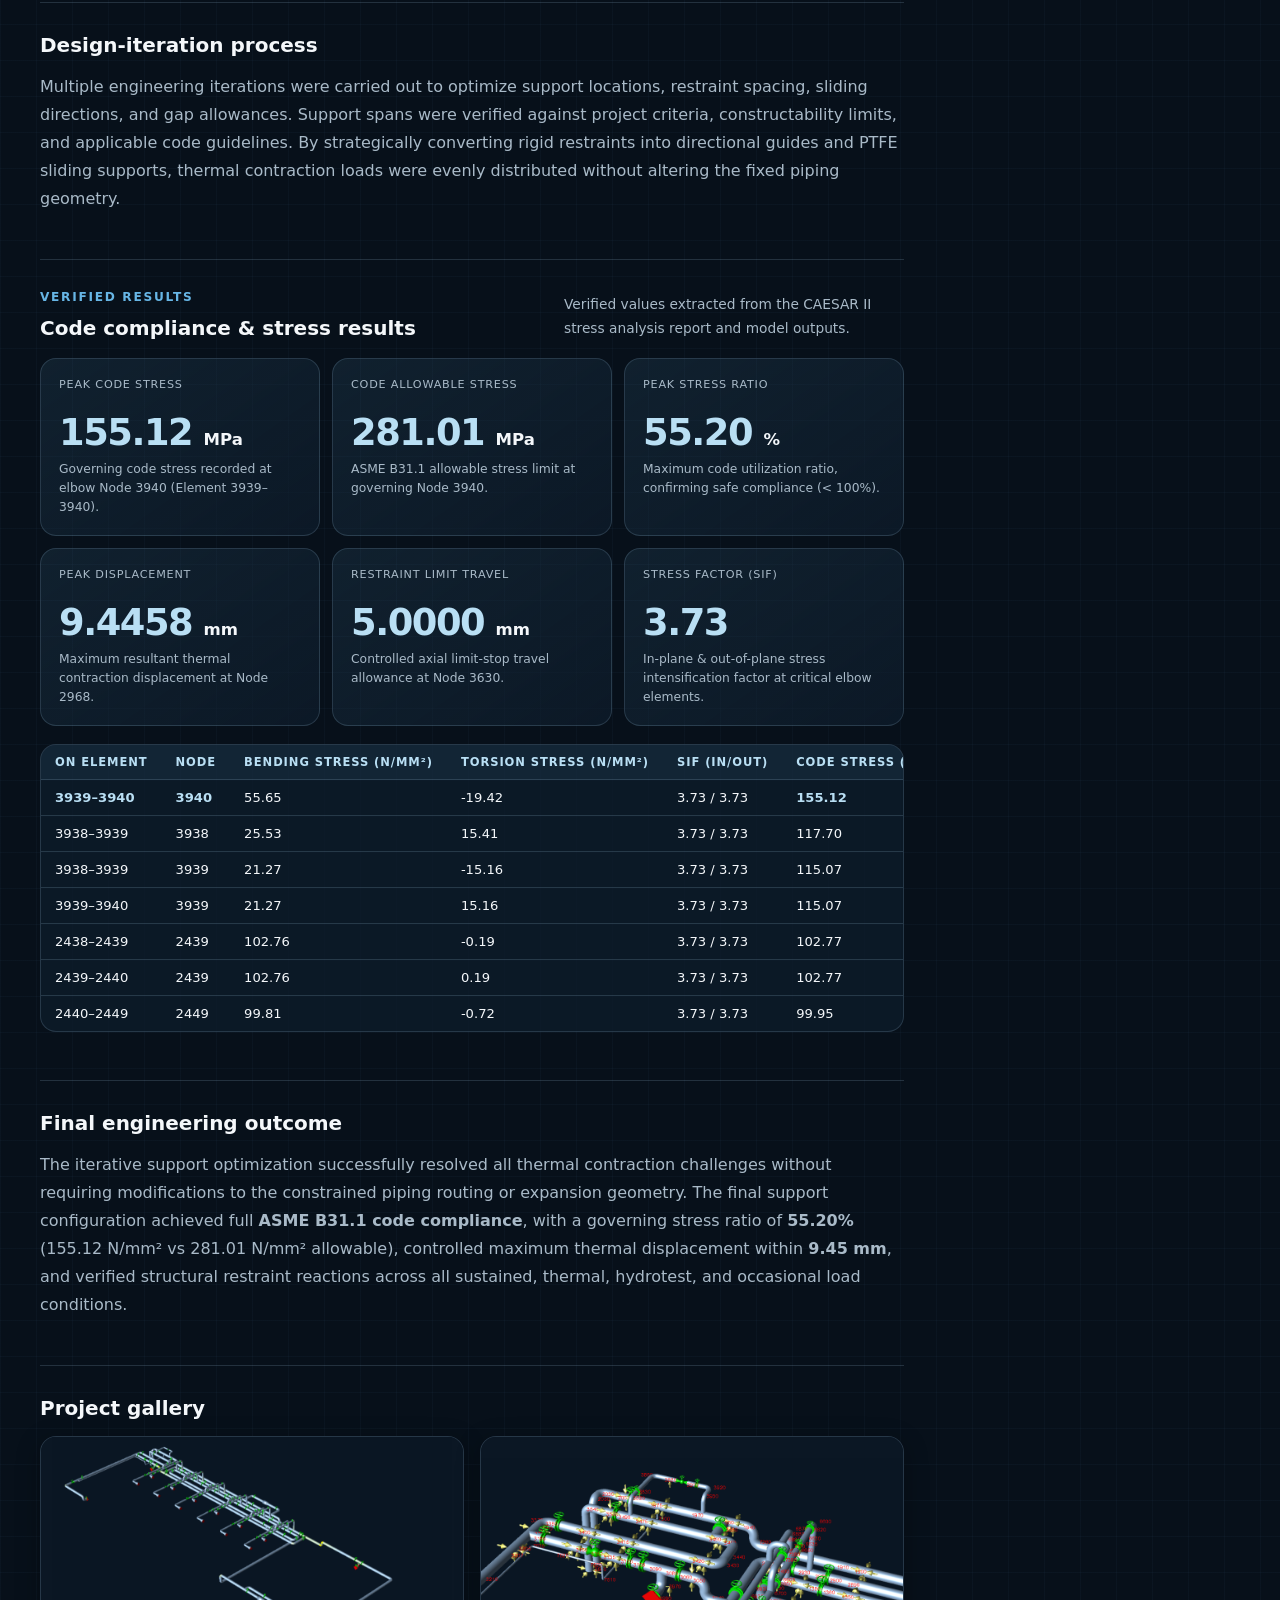
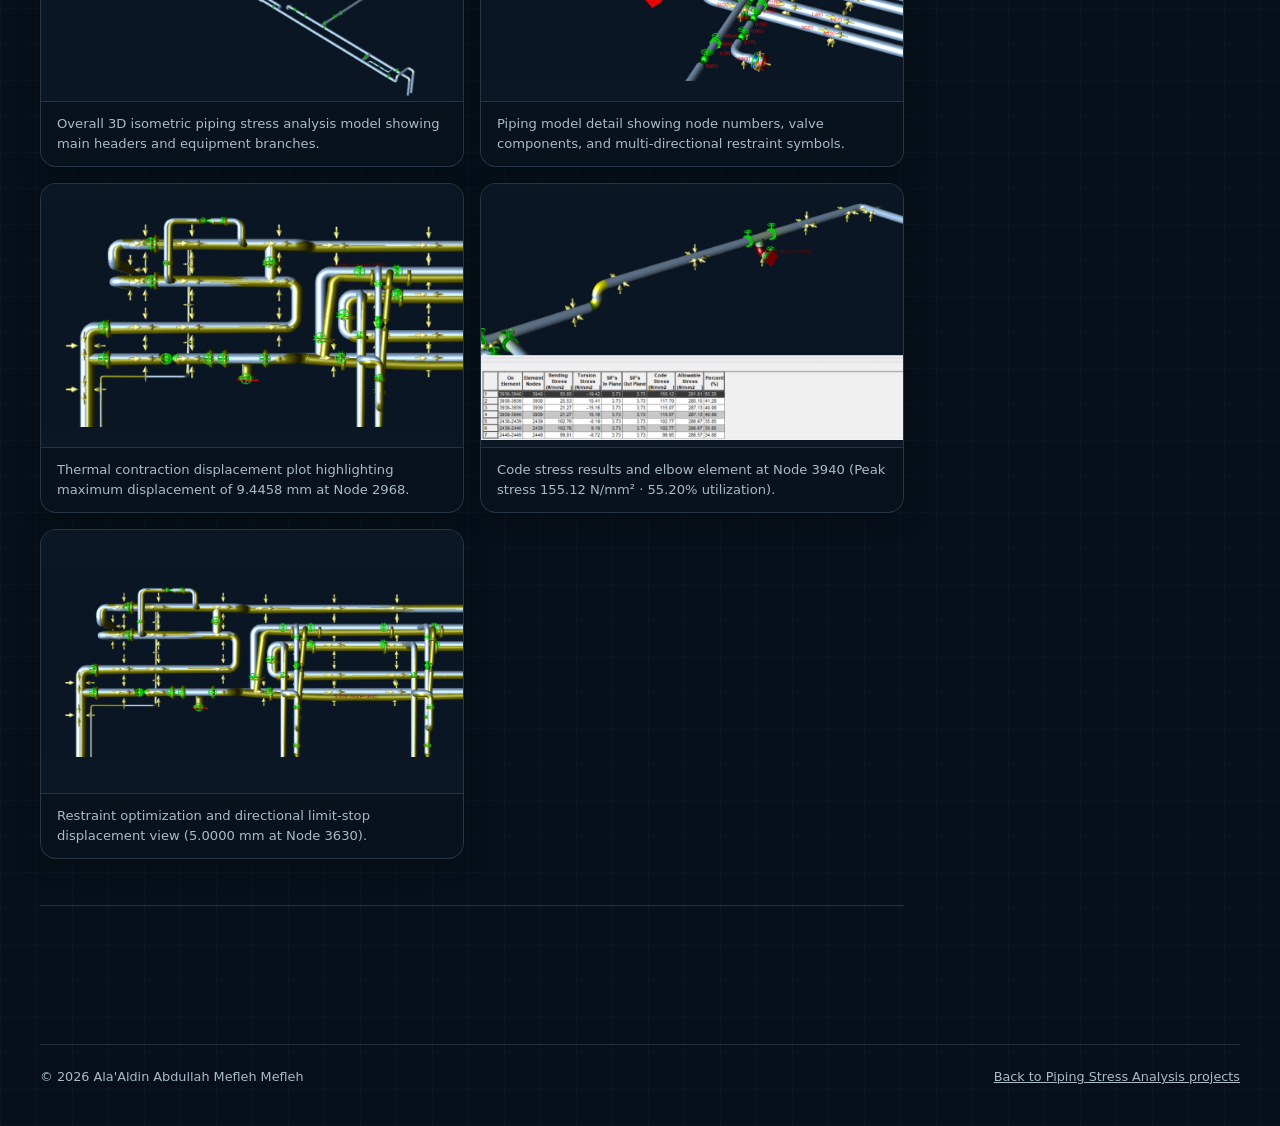
<file: projects/piping-stress/data-center-chilled-water-piping-stress/index.html>
<!doctype html>
<html lang="en">
<head>
  <meta charset="utf-8">
  <meta name="viewport" content="width=device-width, initial-scale=1">
  <meta name="description" content="Piping flexibility and stress analysis of an insulated chilled-water system for a data center in accordance with ASME B31.1, optimizing support arrangements under thermal contraction.">
  <title>Data Center Chilled-Water Piping Stress Analysis | Ala'Aldin Mefleh</title>
  <link rel="stylesheet" href="../../../styles.css">
</head>
<body>
<a class="skip-link" href="#main">Skip to content</a>
<header class="site-header">
  <div class="container nav">
    <a class="brand" href="../../../index.html" aria-label="Ala'Aldin Mefleh home">
      <span class="brand-mark">AM</span>
      <span class="brand-copy"><strong>Ala'Aldin Mefleh</strong><span>Steel Structure &amp; FEA Engineer</span></span>
    </a>
    <nav class="nav-links" aria-label="Primary navigation">
      <a href="../index.html">Piping Stress</a>
      <a href="../../../index.html#projects">Projects</a>
      <a href="../../../index.html#skills">Skills</a>
      <a href="../../../index.html#experience">Experience</a>
      <a href="../../../index.html#contact">Contact</a>
    </nav>
    <div class="nav-actions">
      <a class="btn btn-primary" href="mailto:amefleh5@gmail.com">Email me</a>
    </div>
  </div>
</header>

<main id="main" class="project-detail">
  <section class="page-hero">
    <div class="container">
      <div class="breadcrumbs"><a href="../../../index.html">Home</a> / <a href="../index.html">Piping Stress Analysis Projects</a> / Data Center Chilled-Water Piping Stress Analysis</div>
      <div class="kicker">Piping flexibility · Stress analysis · ASME B31.1</div>
      <h1>Data Center Chilled-Water Piping Stress Analysis</h1>
      <p>Comprehensive piping flexibility, thermal contraction, and restraint optimization for an insulated chilled-water distribution system serving a data center facility.</p>
    </div>
  </section>

  <div class="container">
    <figure class="project-cover project-cover-image">
      <img src="media/piping-sa-iso-view.png" alt="Isometric 3D view of the complete data center chilled water piping stress model">
      <figcaption>Complete 3D isometric stress model of the data center chilled-water distribution piping network.</figcaption>
    </figure>

    <div class="detail-layout">
      <div class="detail-copy">
        <section id="project-overview">
          <h2>Project overview</h2>
          <p>This project involved a comprehensive piping flexibility and stress analysis of an insulated chilled-water system serving a data-center facility. The network comprised 14-inch and 12-inch main headers with 6-inch branches, constructed from ASTM A53 Grade B carbon-steel piping and assessed in accordance with ASME B31.1.</p>
          <p>The system was evaluated for design and operating conditions including internal pressure, dead weight, insulation weight, hydrotest loading, thermal effects, wind, and seismic actions applicable to the Riyadh location.</p>
          <p>A key design challenge was the high load generated at several restraints by thermal contraction. With an ambient reference temperature of 50°C and chilled-water operating temperatures of 20°C supply and 28°C return, the piping experienced significant contraction during operation.</p>
          <p>Because modification of the piping route or expansion-loop geometry was not feasible due to spatial and physical coordination constraints, multiple stress-analysis iterations were completed to optimize the support and restraint arrangement. Simple rests, guides, guide-and-limit-stop combinations, and PTFE sliding supports were evaluated while maintaining the applicable support-spacing requirements.</p>
          <p>The resulting support strategy provided the required system flexibility, controlled restraint reactions, and maintained piping-code compliance with a governing stress ratio of 55.20% without changing the coordinated pipe routing.</p>
        </section>

        <section id="design-demands">
          <div class="results-heading">
            <div>
              <div class="kicker">Design &amp; operating conditions</div>
              <h2>Verified project inputs</h2>
            </div>
            <p>Piping parameters and environmental criteria for the data center facility in Riyadh.</p>
          </div>
          <div class="design-demand-grid">
            <article class="result-card">
              <small>Main headers</small>
              <strong>14 &amp; 12 <span>in</span></strong>
              <p>14" (DN350) and 12" (DN300) primary chilled-water supply &amp; return headers.</p>
            </article>
            <article class="result-card">
              <small>Branch piping</small>
              <strong>6 <span>in</span></strong>
              <p>6" (DN150) branch connections serving data hall cooling equipment.</p>
            </article>
            <article class="result-card">
              <small>Operating temperatures</small>
              <strong>20 / 28 <span>°C</span></strong>
              <p>20°C chilled-water supply and 28°C return operating conditions.</p>
            </article>
            <article class="result-card">
              <small>Ambient reference</small>
              <strong>50 <span>°C</span></strong>
              <p>Maximum ambient / installation reference temperature for thermal baseline.</p>
            </article>
            <article class="result-card">
              <small>Design pressure</small>
              <strong>8.7 <span>bar</span></strong>
              <p>Internal design operating pressure for sustained stress evaluation.</p>
            </article>
            <article class="result-card">
              <small>Hydrotest pressure</small>
              <strong>11.3 <span>bar</span></strong>
              <p>Shop / field hydrostatic test pressure under ambient conditions.</p>
            </article>
            <article class="result-card">
              <small>Piping material</small>
              <strong>ASTM A53 <span>Gr. B</span></strong>
              <p>Carbon steel piping with external thermal insulation accounted for in deadweight.</p>
            </article>
            <article class="result-card">
              <small>Environmental site</small>
              <strong>Riyadh <span>KSA</span></strong>
              <p>Evaluated for site-specific wind and seismic loading criteria.</p>
            </article>
          </div>
        </section>

        <section id="system-configuration">
          <h2>System configuration</h2>
          <p>The chilled-water distribution network consists of extensive dual 14-inch and 12-inch main supply and return headers running across the facility, branching into multiple 6-inch connections that interface with data hall air handling units and chillers. The entire system is insulated to prevent condensation and thermal gains in the desert climate.</p>
        </section>

        <section id="code-and-material">
          <h2>Applicable code and material</h2>
          <p>The analysis was conducted in strict accordance with <strong>ASME B31.1 (Power Piping)</strong>, covering pressure integrity, sustained stress limits, thermal expansion/contraction stress ranges, and occasional load allowances. The pipe material is <strong>ASTM A53 Grade B carbon steel</strong>, evaluated with standard code allowable stress values across operating, ambient, and hydrotest temperature conditions.</p>
        </section>

        <section id="engineering-challenge">
          <h2>Engineering challenge</h2>
          <p>The governing challenge was controlling high restraint forces caused by <strong>thermal contraction</strong>. Because the installation and ambient reference temperature reaches 50°C while the operating chilled water flows at 20°C (supply) and 28°C (return), the piping experiences a temperature differential of up to &minus;30°C during service, resulting in continuous contraction along the long header runs.</p>
          <p>Due to tight spatial clearances and coordination with adjacent building services, modifying the piping route or adding new expansion loops was not permitted. Consequently, all thermal movement, restraint loads, and stresses had to be resolved solely through support arrangement and restraint engineering.</p>
        </section>

        <section id="analysis-methodology">
          <h2>Analysis methodology</h2>
          <p>A complete 3D finite element piping flexibility model was constructed to simulate the entire distribution network. The model incorporated pipe geometry, fittings, valves, flange weights, insulation dead load, fluid contents, internal pressure, thermal contraction ranges, and structural boundary conditions.</p>
          <ul class="scope-list">
            <li>Constructed full 3D beam-element piping network covering all 14", 12", and 6" lines with realistic component weights and Stress Intensification Factors (SIFs).</li>
            <li>Calculated thermal contraction strains for both supply (&Delta;T = &minus;30°C) and return (&Delta;T = &minus;22°C) temperature differentials relative to 50°C installation baseline.</li>
            <li>Applied internal design pressure (8.7 bar) and hydrostatic test pressure (11.3 bar).</li>
            <li>Evaluated site-specific occasional actions including Riyadh wind and seismic response spectra.</li>
            <li>Conducted iterative restraint optimization to minimize reaction forces transmitted to the building structure.</li>
          </ul>
        </section>

        <section id="load-cases">
          <h2>Load cases assessed</h2>
          <p>The piping system was evaluated across the standard ASME B31.1 load-case categories:</p>
          <ul class="scope-list">
            <li><strong>Sustained Condition (SUS):</strong> Pipe self-weight + insulation weight + water contents weight + internal design pressure (8.7 bar).</li>
            <li><strong>Operating Conditions (OPE):</strong> Sustained loading combined with thermal contraction at 20°C supply and 28°C return temperatures.</li>
            <li><strong>Thermal Contraction Range (EXP):</strong> Cyclic thermal range between installation reference (50°C) and operational chilled-water states.</li>
            <li><strong>Hydrotest Condition (HYD):</strong> Pipe self-weight + water filling weight + hydrostatic test pressure (11.3 bar) at ambient condition.</li>
            <li><strong>Occasional Conditions (OCC):</strong> Sustained loads combined with site-specific wind and seismic forces for the Riyadh location.</li>
          </ul>
        </section>

        <section id="thermal-contraction">
          <h2>Thermal-contraction behaviour</h2>
          <p>Thermal contraction pulls the piping inward toward rigid anchor points, generating tensile axial forces and substantial lateral shear loads at intermediate directional guides. The analysis identified critical displacement vectors along the long header runs, reaching a maximum displacement of <strong>9.4458 mm at Node 2968</strong>.</p>
        </section>

        <section id="support-optimization">
          <h2>Support and restraint optimization</h2>
          <p>To accommodate thermal contraction while maintaining structural stability under deadweight, hydrotest, and occasional wind/seismic forces, an engineered combination of support types was established:</p>
          <ul class="scope-list">
            <li><strong>Simple resting supports:</strong> Provided vertical gravity support while permitting free two-dimensional horizontal thermal movement.</li>
            <li><strong>Guided supports:</strong> Constrained lateral displacement to maintain alignment along straight header spans while allowing axial contraction.</li>
            <li><strong>Guide-and-limit-stop combinations:</strong> Permitted controlled thermal movement up to predefined gap thresholds (such as 5.0 mm travel at Node 3630) before engaging to arrest occasional dynamic movement.</li>
            <li><strong>Sliding supports with PTFE interfaces:</strong> Implemented low-friction PTFE sliding plates to minimize friction-induced horizontal forces transferred into the supporting steel structures.</li>
          </ul>
        </section>

        <section id="design-iterations">
          <h2>Design-iteration process</h2>
          <p>Multiple engineering iterations were carried out to optimize support locations, restraint spacing, sliding directions, and gap allowances. Support spans were verified against project criteria, constructability limits, and applicable code guidelines. By strategically converting rigid restraints into directional guides and PTFE sliding supports, thermal contraction loads were evenly distributed without altering the fixed piping geometry.</p>
        </section>

        <section id="verified-results">
          <div class="results-heading">
            <div>
              <div class="kicker">Verified results</div>
              <h2>Code compliance &amp; stress results</h2>
            </div>
            <p>Verified values extracted from the CAESAR II stress analysis report and model outputs.</p>
          </div>

          <div class="results-grid">
            <article class="result-card">
              <small>Peak code stress</small>
              <strong>155.12 <span>MPa</span></strong>
              <p>Governing code stress recorded at elbow Node 3940 (Element 3939–3940).</p>
            </article>
            <article class="result-card">
              <small>Code allowable stress</small>
              <strong>281.01 <span>MPa</span></strong>
              <p>ASME B31.1 allowable stress limit at governing Node 3940.</p>
            </article>
            <article class="result-card">
              <small>Peak stress ratio</small>
              <strong>55.20 <span>%</span></strong>
              <p>Maximum code utilization ratio, confirming safe compliance (&lt; 100%).</p>
            </article>
            <article class="result-card">
              <small>Peak displacement</small>
              <strong>9.4458 <span>mm</span></strong>
              <p>Maximum resultant thermal contraction displacement at Node 2968.</p>
            </article>
            <article class="result-card">
              <small>Restraint limit travel</small>
              <strong>5.0000 <span>mm</span></strong>
              <p>Controlled axial limit-stop travel allowance at Node 3630.</p>
            </article>
            <article class="result-card">
              <small>Stress factor (SIF)</small>
              <strong>3.73</strong>
              <p>In-plane &amp; out-of-plane stress intensification factor at critical elbow elements.</p>
            </article>
          </div>

          <div class="data-table-wrapper">
            <table class="data-table">
              <thead>
                <tr>
                  <th>On Element</th>
                  <th>Node</th>
                  <th>Bending Stress (N/mm²)</th>
                  <th>Torsion Stress (N/mm²)</th>
                  <th>SIF (In/Out)</th>
                  <th>Code Stress (N/mm²)</th>
                  <th>Allowable (N/mm²)</th>
                  <th>Utilization (%)</th>
                </tr>
              </thead>
              <tbody>
                <tr>
                  <td class="highlight-cell">3939–3940</td>
                  <td class="highlight-cell">3940</td>
                  <td>55.65</td>
                  <td>-19.42</td>
                  <td>3.73 / 3.73</td>
                  <td class="highlight-cell">155.12</td>
                  <td>281.01</td>
                  <td class="highlight-cell">55.20% (Governing)</td>
                </tr>
                <tr>
                  <td>3938–3939</td>
                  <td>3938</td>
                  <td>25.53</td>
                  <td>15.41</td>
                  <td>3.73 / 3.73</td>
                  <td>117.70</td>
                  <td>285.15</td>
                  <td>41.28%</td>
                </tr>
                <tr>
                  <td>3938–3939</td>
                  <td>3939</td>
                  <td>21.27</td>
                  <td>-15.16</td>
                  <td>3.73 / 3.73</td>
                  <td>115.07</td>
                  <td>287.13</td>
                  <td>40.08%</td>
                </tr>
                <tr>
                  <td>3939–3940</td>
                  <td>3939</td>
                  <td>21.27</td>
                  <td>15.16</td>
                  <td>3.73 / 3.73</td>
                  <td>115.07</td>
                  <td>287.13</td>
                  <td>40.08%</td>
                </tr>
                <tr>
                  <td>2438–2439</td>
                  <td>2439</td>
                  <td>102.76</td>
                  <td>-0.19</td>
                  <td>3.73 / 3.73</td>
                  <td>102.77</td>
                  <td>286.67</td>
                  <td>35.85%</td>
                </tr>
                <tr>
                  <td>2439–2440</td>
                  <td>2439</td>
                  <td>102.76</td>
                  <td>0.19</td>
                  <td>3.73 / 3.73</td>
                  <td>102.77</td>
                  <td>286.67</td>
                  <td>35.85%</td>
                </tr>
                <tr>
                  <td>2440–2449</td>
                  <td>2449</td>
                  <td>99.81</td>
                  <td>-0.72</td>
                  <td>3.73 / 3.73</td>
                  <td>99.95</td>
                  <td>286.57</td>
                  <td>34.88%</td>
                </tr>
              </tbody>
            </table>
          </div>
        </section>

        <section id="engineering-outcome">
          <h2>Final engineering outcome</h2>
          <p>The iterative support optimization successfully resolved all thermal contraction challenges without requiring modifications to the constrained piping routing or expansion geometry. The final support configuration achieved full <strong>ASME B31.1 code compliance</strong>, with a governing stress ratio of <strong>55.20%</strong> (155.12 N/mm² vs 281.01 N/mm² allowable), controlled maximum thermal displacement within <strong>9.45 mm</strong>, and verified structural restraint reactions across all sustained, thermal, hydrotest, and occasional load conditions.</p>
        </section>

        <section id="project-gallery">
          <h2>Project gallery</h2>
          <div class="project-gallery">
            <figure>
              <img src="media/piping-sa-iso-view.png" alt="Isometric 3D view of the complete data center chilled water piping stress model">
              <figcaption>Overall 3D isometric piping stress analysis model showing main headers and equipment branches.</figcaption>
            </figure>
            <figure>
              <img src="media/piping-stress-model-headers-branches.png" alt="Isometric view showing node numbers, inline valves, and support restraint arrangements">
              <figcaption>Piping model detail showing node numbers, valve components, and multi-directional restraint symbols.</figcaption>
            </figure>
            <figure>
              <img src="media/piping-thermal-displacement-node2968.png" alt="Thermal displacement plot showing displacement vectors and maximum displacement of 9.4458 mm at Node 2968">
              <figcaption>Thermal contraction displacement plot highlighting maximum displacement of 9.4458 mm at Node 2968.</figcaption>
            </figure>
            <figure>
              <img src="media/piping-stress-results-table-node3940.png" alt="Code stress results and element detail at Node 3940 elbow with verified output table">
              <figcaption>Code stress results and elbow element at Node 3940 (Peak stress 155.12 N/mm² · 55.20% utilization).</figcaption>
            </figure>
            <figure>
              <img src="media/piping-restraint-displacement-node3630.png" alt="Restraint optimization view showing limit-stop travel of 5.0000 mm at Node 3630">
              <figcaption>Restraint optimization and directional limit-stop displacement view (5.0000 mm at Node 3630).</figcaption>
            </figure>
          </div>
        </section>


      </div>

      <aside class="detail-aside">
        <dl>
          <div>
            <dt>Category</dt>
            <dd>Piping Stress Analysis</dd>
          </div>
          <div>
            <dt>Application</dt>
            <dd>Data Center Chilled Water</dd>
          </div>
          <div>
            <dt>Location</dt>
            <dd>Riyadh, KSA</dd>
          </div>
          <div>
            <dt>Applicable Code</dt>
            <dd>ASME B31.1</dd>
          </div>
          <div>
            <dt>Main Headers</dt>
            <dd>14" &amp; 12" (DN350 &amp; DN300)</dd>
          </div>
          <div>
            <dt>Branch Piping</dt>
            <dd>6" (DN150)</dd>
          </div>
          <div>
            <dt>Pipe Material</dt>
            <dd>ASTM A53 Grade B</dd>
          </div>
          <div>
            <dt>Operating Temperatures</dt>
            <dd>20°C Supply / 28°C Return</dd>
          </div>
          <div>
            <dt>Ambient Reference</dt>
            <dd>50°C (Thermal Contraction)</dd>
          </div>
          <div>
            <dt>Pressures</dt>
            <dd>8.7 bar Design · 11.3 bar Hydro</dd>
          </div>
          <div>
            <dt>Governing Stress Ratio</dt>
            <dd>55.20% (155.12 MPa)</dd>
          </div>
          <div>
            <dt>Peak Displacement</dt>
            <dd>9.4458 mm (Node 2968)</dd>
          </div>
          <div>
            <dt>Optimization</dt>
            <dd>PTFE Rests, Guides, Limit-Stops</dd>
          </div>
        </dl>
      </aside>
    </div>
  </div>
</main>

<footer class="footer">
  <div class="container footer-inner">
    <span>© <span data-year></span> Ala'Aldin Abdullah Mefleh Mefleh</span>
    <a href="../index.html">Back to Piping Stress Analysis projects</a>
  </div>
</footer>
<script src="../../../script.js"></script>
</body>
</html>
</file>
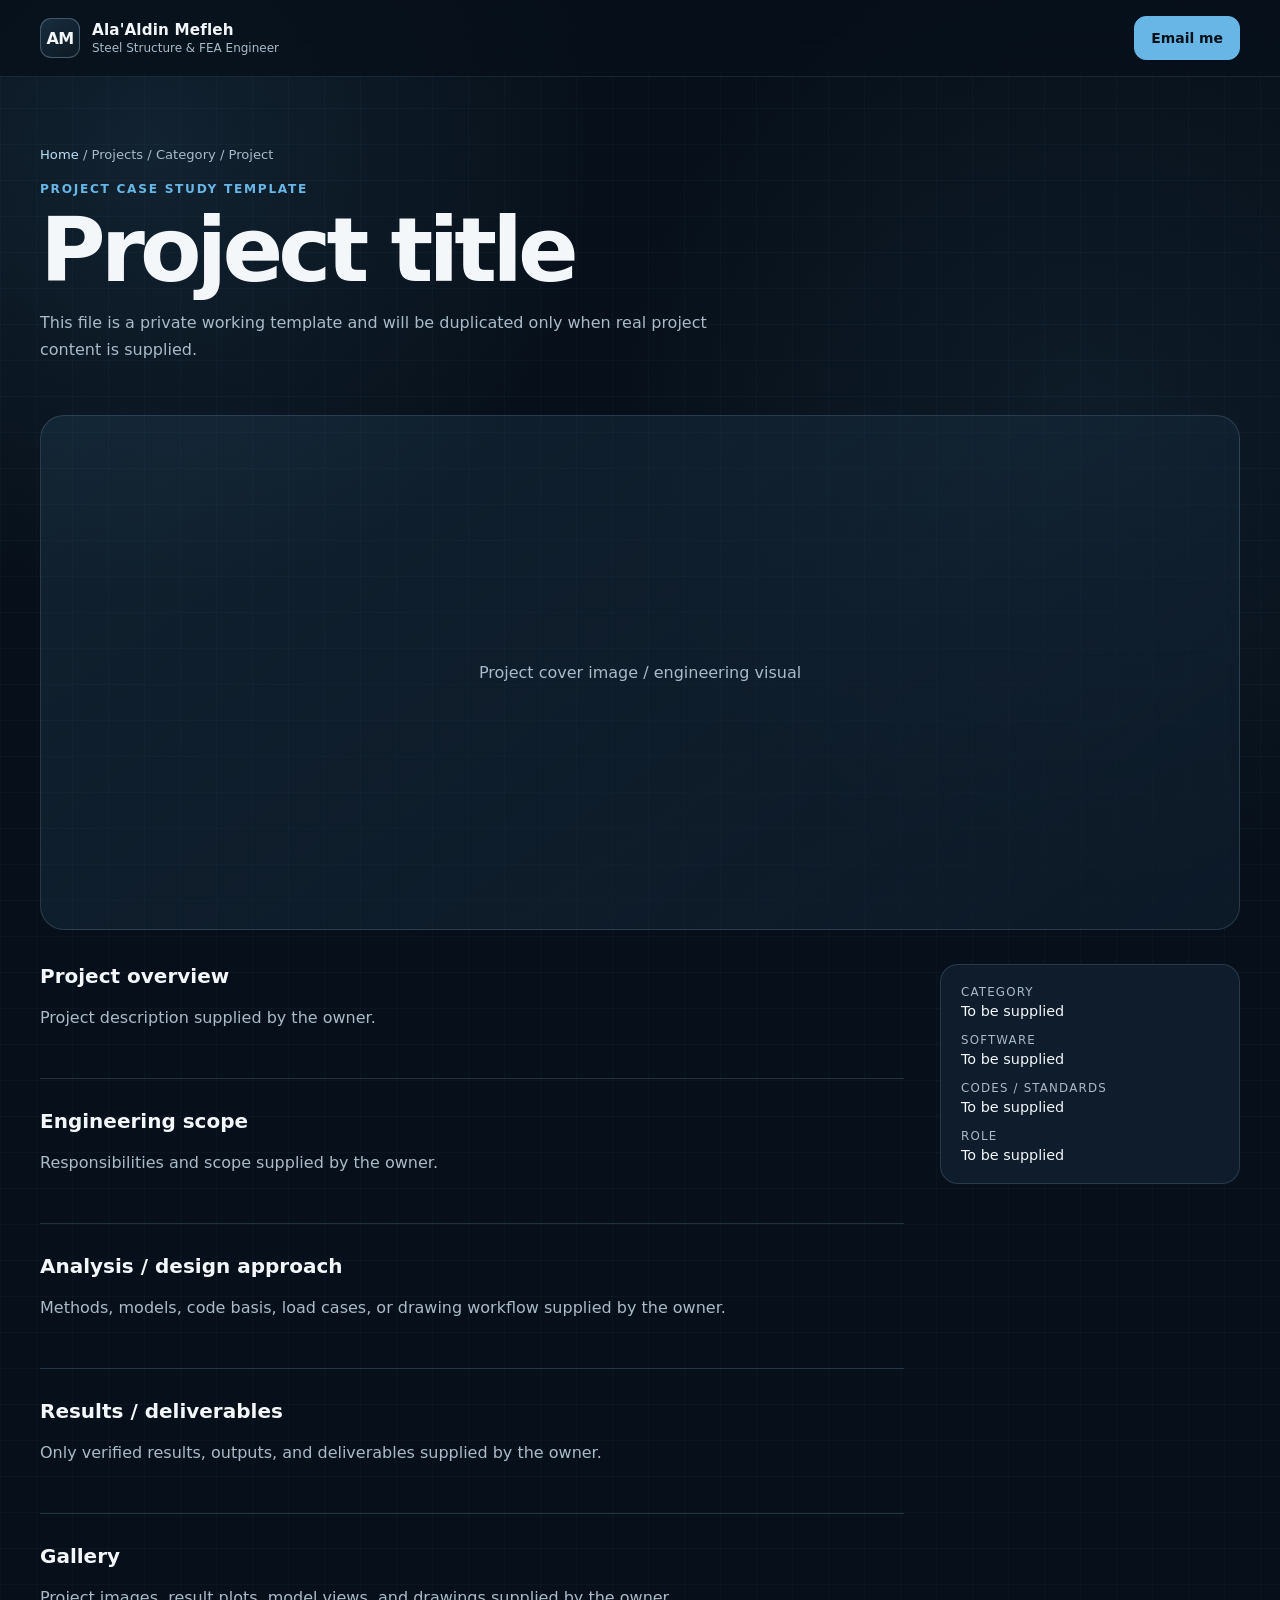
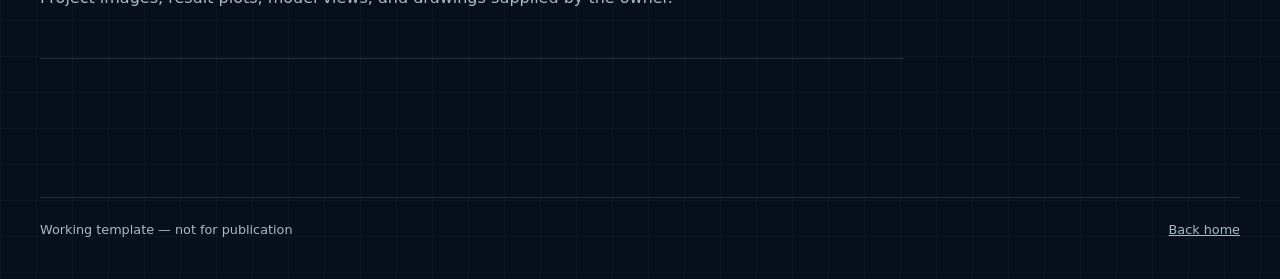
<file: project-template.html>
<!doctype html>
<html lang="en">
<head>
  <meta charset="utf-8"><meta name="viewport" content="width=device-width,initial-scale=1">
  <meta name="robots" content="noindex">
  <title>Project Detail Template | Ala'Aldin Mefleh</title>
  <link rel="stylesheet" href="styles.css">
</head>
<body>
<header class="site-header"><div class="container nav"><a class="brand" href="index.html"><span class="brand-mark">AM</span><span class="brand-copy"><strong>Ala'Aldin Mefleh</strong><span>Steel Structure &amp; FEA Engineer</span></span></a><div class="nav-actions"><a class="btn btn-primary" href="mailto:amefleh5@gmail.com">Email me</a></div></div></header>
<main class="project-detail"><section class="page-hero"><div class="container"><div class="breadcrumbs"><a href="index.html">Home</a> / Projects / Category / Project</div><div class="kicker">Project case study template</div><h1>Project title</h1><p>This file is a private working template and will be duplicated only when real project content is supplied.</p></div></section><div class="container"><div class="project-cover">Project cover image / engineering visual</div><div class="detail-layout"><div class="detail-copy"><section><h2>Project overview</h2><p>Project description supplied by the owner.</p></section><section><h2>Engineering scope</h2><p>Responsibilities and scope supplied by the owner.</p></section><section><h2>Analysis / design approach</h2><p>Methods, models, code basis, load cases, or drawing workflow supplied by the owner.</p></section><section><h2>Results / deliverables</h2><p>Only verified results, outputs, and deliverables supplied by the owner.</p></section><section><h2>Gallery</h2><p>Project images, result plots, model views, and drawings supplied by the owner.</p></section></div><aside class="detail-aside"><dl><div><dt>Category</dt><dd>To be supplied</dd></div><div><dt>Software</dt><dd>To be supplied</dd></div><div><dt>Codes / standards</dt><dd>To be supplied</dd></div><div><dt>Role</dt><dd>To be supplied</dd></div></dl></aside></div></div></main>
<footer class="footer"><div class="container footer-inner"><span>Working template — not for publication</span><a href="index.html">Back home</a></div></footer></body></html>
</file>
<file: styles.css>
:root {
  --bg: #07101a;
  --bg-soft: #0b1724;
  --panel: #0e1c2b;
  --panel-2: #122335;
  --line: rgba(159, 197, 226, 0.18);
  --line-strong: rgba(159, 197, 226, 0.34);
  --text: #f4f7fa;
  --muted: #a9bac8;
  --accent: #67b6e6;
  --accent-2: #b9dff4;
  --steel: #7f98aa;
  --success: #8dd4b5;
  --shadow: 0 24px 70px rgba(0, 0, 0, 0.28);
  --radius-lg: 28px;
  --radius-md: 18px;
  --radius-sm: 12px;
  --max: 1200px;
}

* { box-sizing: border-box; }
html { scroll-behavior: smooth; }
body {
  margin: 0;
  font-family: Inter, ui-sans-serif, system-ui, -apple-system, BlinkMacSystemFont, "Segoe UI", sans-serif;
  color: var(--text);
  background:
    linear-gradient(rgba(103,182,230,.035) 1px, transparent 1px),
    linear-gradient(90deg, rgba(103,182,230,.035) 1px, transparent 1px),
    radial-gradient(circle at 12% 8%, rgba(103,182,230,.11), transparent 28rem),
    radial-gradient(circle at 85% 22%, rgba(103,182,230,.07), transparent 30rem),
    var(--bg);
  background-size: 36px 36px, 36px 36px, auto, auto, auto;
  min-height: 100vh;
}

a { color: inherit; }
img { max-width: 100%; display: block; }
button, a { -webkit-tap-highlight-color: transparent; }

.skip-link {
  position: absolute; left: 12px; top: -60px; z-index: 200;
  background: white; color: #111; padding: 10px 14px; border-radius: 8px;
}
.skip-link:focus { top: 12px; }

.container { width: min(calc(100% - 40px), var(--max)); margin: 0 auto; }

.site-header {
  position: sticky; top: 0; z-index: 100;
  border-bottom: 1px solid rgba(159,197,226,.12);
  background: rgba(7,16,26,.78);
  backdrop-filter: blur(18px);
}
.nav {
  min-height: 76px; display: flex; align-items: center; justify-content: space-between; gap: 28px;
}
.brand { text-decoration: none; display: flex; align-items: center; gap: 12px; min-width: max-content; }
.brand-mark {
  width: 40px; height: 40px; border: 1px solid var(--line-strong); border-radius: 11px;
  display: grid; place-items: center; font-weight: 800; letter-spacing: -.04em;
  background: linear-gradient(145deg, rgba(103,182,230,.17), rgba(255,255,255,.03));
}
.brand-copy strong { display:block; font-size: .95rem; letter-spacing: .01em; }
.brand-copy span { display:block; color: var(--muted); font-size: .75rem; margin-top: 2px; }
.nav-links { display:flex; gap: 24px; align-items:center; }
.nav-links a { text-decoration:none; color: var(--muted); font-size:.88rem; }
.nav-links a:hover, .nav-links a:focus-visible { color: var(--text); }
.nav-actions { display:flex; gap: 10px; align-items:center; }
.menu-btn { display:none; }

.btn {
  display:inline-flex; align-items:center; justify-content:center; gap:9px;
  min-height:44px; padding:0 16px; border-radius:12px; border:1px solid var(--line-strong);
  text-decoration:none; font-weight:700; font-size:.87rem; transition:.2s ease;
  background: rgba(255,255,255,.025);
}
.btn:hover { transform: translateY(-1px); border-color: rgba(103,182,230,.58); }
.btn-primary { background: var(--accent); color:#06111a; border-color: var(--accent); }
.btn-ghost { color:var(--text); }
.btn-disabled { opacity:.48; cursor:not-allowed; pointer-events:none; }

.hero { padding: 88px 0 64px; }
.hero-grid { display:grid; grid-template-columns: 1.2fr .8fr; gap: 58px; align-items:center; }
.eyebrow {
  display:inline-flex; gap:8px; align-items:center; color:var(--accent-2); font-size:.78rem; font-weight:800;
  letter-spacing:.12em; text-transform:uppercase; margin-bottom:18px;
}
.eyebrow::before { content:""; width:28px; height:1px; background:var(--accent); }
.hero h1 { font-size: clamp(3rem, 7vw, 6.5rem); line-height:.92; letter-spacing:-.055em; margin:0; max-width:900px; }
.hero h1 span { color: var(--accent); }
.hero-lede { color:var(--muted); font-size:clamp(1rem, 1.7vw, 1.18rem); line-height:1.72; max-width:740px; margin:28px 0 0; }
.hero-actions { display:flex; flex-wrap:wrap; gap:12px; margin-top:32px; }
.hero-meta { display:flex; flex-wrap:wrap; gap:18px 30px; margin-top:34px; color:var(--muted); font-size:.84rem; }
.hero-meta strong { color:var(--text); font-weight:700; }

.engineering-card {
  position:relative; min-height:480px; border:1px solid var(--line); border-radius:var(--radius-lg);
  background: linear-gradient(165deg, rgba(18,35,53,.93), rgba(9,21,33,.8)); overflow:hidden; box-shadow:var(--shadow);
}
.engineering-card::before, .engineering-card::after { content:""; position:absolute; border:1px solid rgba(103,182,230,.24); border-radius:50%; }
.engineering-card::before { width:290px; height:290px; right:-75px; top:-55px; }
.engineering-card::after { width:170px; height:170px; right:-15px; top:5px; }
.blueprint-lines { position:absolute; inset:0; opacity:.55; background-image:linear-gradient(rgba(103,182,230,.06) 1px,transparent 1px),linear-gradient(90deg,rgba(103,182,230,.06) 1px,transparent 1px); background-size:28px 28px; }
.structure-graphic { position:absolute; inset:38px; display:grid; place-items:center; }
.structure-graphic svg { width:100%; height:100%; filter: drop-shadow(0 18px 35px rgba(0,0,0,.25)); }
.engineering-badge {
  position:absolute; left:26px; bottom:26px; right:26px; padding:18px 20px; border:1px solid var(--line);
  background:rgba(7,16,26,.72); backdrop-filter:blur(12px); border-radius:16px;
}
.engineering-badge small { color:var(--accent); text-transform:uppercase; letter-spacing:.12em; font-weight:800; }
.engineering-badge strong { display:block; font-size:1.05rem; margin-top:6px; }
.engineering-badge p { color:var(--muted); margin:6px 0 0; font-size:.84rem; line-height:1.5; }

.section { padding: 86px 0; }
.section-tight { padding-top: 42px; }
.section-header { display:flex; align-items:flex-end; justify-content:space-between; gap:40px; margin-bottom:34px; }
.section-header h2 { margin:0; font-size:clamp(2rem, 4vw, 3.6rem); letter-spacing:-.045em; line-height:1; }
.section-header p { max-width:560px; color:var(--muted); line-height:1.65; margin:0; }
.kicker { color:var(--accent); text-transform:uppercase; font-size:.76rem; letter-spacing:.14em; font-weight:800; margin-bottom:12px; }

.about-grid {
  display: grid;
  grid-template-columns: 340px minmax(0, 1fr);
  gap: 52px;
  align-items: center;
}
.about-portrait-wrap {
  position: relative;
  border-radius: 20px;
  overflow: hidden;
  border: 1px solid var(--line);
  background: var(--panel);
  box-shadow: var(--shadow);
  aspect-ratio: 819 / 1024;
}
.about-portrait {
  display: block;
  width: 100%;
  height: 100%;
  object-fit: cover;
  object-position: center top;
}
.about-copy h2 {
  font-size: clamp(1.85rem, 3.2vw, 2.6rem);
  letter-spacing: -0.04em;
  line-height: 1.15;
  margin: 0 0 16px;
}
.about-copy p {
  color: var(--muted);
  line-height: 1.72;
  font-size: 0.96rem;
  margin: 0 0 14px;
}
.about-meta {
  display: flex;
  flex-wrap: wrap;
  gap: 16px 28px;
  margin-top: 22px;
  padding-top: 20px;
  border-top: 1px solid var(--line);
  color: var(--muted);
  font-size: 0.84rem;
}
.about-meta strong {
  display: block;
  margin-bottom: 2px;
  color: var(--text);
  font-weight: 700;
}

.category-block { border:1px solid var(--line); border-radius:var(--radius-lg); overflow:hidden; background:rgba(11,23,36,.78); margin-bottom:28px; }
.category-top { display:grid; grid-template-columns: 230px 1fr auto; gap:30px; align-items:center; padding:30px; border-bottom:1px solid var(--line); }
.category-index { font-size:4.6rem; line-height:1; letter-spacing:-.07em; color:rgba(103,182,230,.26); font-weight:800; }
.category-copy h3 { margin:0; font-size:1.55rem; }
.category-copy p { margin:8px 0 0; color:var(--muted); line-height:1.6; max-width:700px; }
.category-grid { display:grid; grid-template-columns:repeat(3,minmax(0,1fr)); gap:18px; align-items:stretch; }
.category-card { min-width:0; overflow:hidden; border:1px solid var(--line); border-radius:20px; background:rgba(11,23,36,.82); display:flex; flex-direction:column; }
.category-card-cover { position:relative; height:150px; overflow:hidden; background:#0b1724; border-bottom:1px solid var(--line); }
.category-card-cover img { width:100%; height:100%; object-fit:cover; filter:saturate(.72) brightness(.7); }
.category-card-cover::after { content:""; position:absolute; inset:0; background:linear-gradient(180deg,transparent 25%,rgba(7,16,26,.78)); }
.category-card-index { position:absolute; z-index:1; left:18px; bottom:13px; font-size:2.5rem; line-height:1; letter-spacing:-.06em; color:rgba(255,255,255,.78); font-weight:800; }
.category-card-body { flex:1; display:flex; flex-direction:column; padding:20px; }
.category-card-body h3 { margin:0; font-size:1.18rem; line-height:1.25; }
.category-card-body > p { color:var(--muted); margin:9px 0 16px; font-size:.86rem; line-height:1.6; }
.category-card-body > .btn { width:max-content; margin-top:auto; }
.featured-project { margin:0 0 18px; padding:12px 13px; border:1px solid var(--line); border-radius:12px; background:rgba(103,182,230,.05); }
.featured-project small { display:block; color:var(--muted); margin-bottom:5px; text-transform:uppercase; letter-spacing:.08em; font-size:.65rem; }
.featured-project a { color:var(--accent-2); text-decoration:none; font-size:.82rem; font-weight:750; line-height:1.4; }
.featured-project a:hover { color:var(--text); }
.category-card-spacer { flex:1; min-height:55px; }
.category-card-graphic { background:radial-gradient(circle at 80% 20%,rgba(103,182,230,.22),transparent 36%),linear-gradient(145deg,#10263a,#091521); }
.category-card-graphic-cad { background:radial-gradient(circle at 20% 25%,rgba(185,223,244,.18),transparent 32%),linear-gradient(145deg,#132235,#08131f); }
.line-graphic { position:absolute; width:150px; height:80px; right:20px; top:32px; border:1px solid rgba(103,182,230,.4); transform:skew(-22deg); box-shadow:-22px 18px 0 -1px rgba(103,182,230,.18),-44px 36px 0 -1px rgba(103,182,230,.10); }
.project-list { padding:22px; }
.empty-state {
  min-height:150px; border:1px dashed var(--line-strong); border-radius:16px; display:flex; align-items:center;
  justify-content:space-between; gap:24px; padding:24px 26px; background:rgba(255,255,255,.015);
}
.empty-state strong { display:block; font-size:1rem; }
.empty-state p { margin:6px 0 0; color:var(--muted); font-size:.88rem; line-height:1.5; }
.status-pill { display:inline-flex; padding:7px 10px; border-radius:999px; border:1px solid var(--line); color:var(--accent-2); font-size:.72rem; font-weight:800; letter-spacing:.08em; text-transform:uppercase; white-space:nowrap; }

.skills-grid { display:grid; grid-template-columns:repeat(3,1fr); gap:18px; }
.skill-card { padding:24px; border:1px solid var(--line); border-radius:18px; background:rgba(14,28,43,.7); }
.skill-card h3 { margin:0 0 13px; font-size:1rem; }
.skill-card p { margin:0; color:var(--muted); line-height:1.72; font-size:.9rem; }

.timeline { display:grid; gap:16px; }
.timeline-item { display:grid; grid-template-columns:210px 1fr; gap:30px; padding:25px; border:1px solid var(--line); border-radius:18px; background:rgba(14,28,43,.62); }
.timeline-when { color:var(--accent-2); font-size:.83rem; line-height:1.5; }
.timeline-content h3 { margin:0; font-size:1.08rem; }
.timeline-content .company { color:var(--accent); margin-top:5px; font-weight:700; font-size:.9rem; }
.timeline-content p { color:var(--muted); line-height:1.65; margin:10px 0 0; font-size:.9rem; }

.contact-panel { padding:34px; border:1px solid var(--line-strong); border-radius:var(--radius-lg); background:linear-gradient(145deg, rgba(103,182,230,.10), rgba(14,28,43,.7)); }
.contact-grid { display:grid; grid-template-columns: 1fr 1fr; gap:34px; align-items:center; }
.contact-panel h2 { font-size:clamp(2rem,4.2vw,4rem); line-height:1; letter-spacing:-.045em; margin:0; }
.contact-panel p { color:var(--muted); line-height:1.65; }
.contact-links { display:grid; gap:10px; }
.contact-link { text-decoration:none; display:flex; justify-content:space-between; gap:18px; align-items:center; padding:16px 18px; border:1px solid var(--line); border-radius:13px; background:rgba(7,16,26,.42); }
.contact-link:hover { border-color:rgba(103,182,230,.5); }
.contact-link small { color:var(--muted); display:block; margin-bottom:3px; }
.contact-link strong { font-size:.92rem; overflow-wrap:anywhere; }

.footer { padding:28px 0 42px; color:var(--muted); font-size:.8rem; }
.footer-inner { display:flex; justify-content:space-between; gap:20px; border-top:1px solid var(--line); padding-top:24px; }

.page-hero { padding:70px 0 36px; }
.page-hero h1 { font-size:clamp(2.7rem,7vw,5.6rem); letter-spacing:-.055em; margin:0; line-height:.95; }
.page-hero p { max-width:720px; color:var(--muted); line-height:1.7; font-size:1rem; }
.breadcrumbs { color:var(--muted); font-size:.82rem; margin-bottom:20px; }
.breadcrumbs a { text-decoration:none; color:var(--accent-2); }
.project-grid { display:grid; grid-template-columns:repeat(2,1fr); gap:18px; padding-bottom:70px; }
.project-list-grid { display:grid; grid-template-columns:minmax(0, 1fr); }
.project-card { border:1px solid var(--line); border-radius:20px; background:var(--panel); overflow:hidden; text-decoration:none; transition:.2s ease; }
.project-card:hover { transform:translateY(-3px); border-color:rgba(103,182,230,.48); }
.project-thumb { aspect-ratio:16/9; display:grid; place-items:center; background:linear-gradient(135deg, rgba(103,182,230,.12), rgba(255,255,255,.02)); color:var(--muted); font-size:.82rem; }
.project-thumb img { width:100%; height:100%; object-fit:contain; background:#0b1724; }
.project-body { padding:20px; }
.project-body h2 { margin:0; font-size:1.15rem; }
.project-body p { color:var(--muted); line-height:1.55; font-size:.88rem; }
.project-meta { display:flex; flex-wrap:wrap; gap:8px; margin-top:14px; }
.tag { font-size:.72rem; color:var(--accent-2); border:1px solid var(--line); padding:6px 8px; border-radius:999px; }

.project-detail { padding-bottom:80px; }
.project-cover { aspect-ratio: 21/9; border:1px solid var(--line); border-radius:24px; display:grid; place-items:center; background:linear-gradient(145deg, rgba(103,182,230,.10), rgba(14,28,43,.8)); color:var(--muted); overflow:hidden; }
.project-cover-image { aspect-ratio:auto; margin:0; display:block; background:#0b1724; }
.project-cover-image img { display:block; width:100%; height:min(68vh,680px); object-fit:contain; background:#0b1724; }
.project-cover-image figcaption { padding:12px 16px; border-top:1px solid var(--line); color:var(--muted); font-size:.8rem; }
.project-cover-video { aspect-ratio:auto; margin:0; display:block; background:#0b1724; }
.project-cover-video video { display:block; width:100%; max-height:72vh; aspect-ratio:16/9; object-fit:contain; background:#0b1724; }
.project-cover-video figcaption { padding:12px 16px; border-top:1px solid var(--line); color:var(--muted); font-size:.8rem; }
.detail-layout { display:grid; grid-template-columns:minmax(0,1fr) 300px; gap:36px; margin-top:34px; }
.detail-copy { min-width:0; }
.detail-copy section { padding:0 0 30px; margin:0 0 30px; border-bottom:1px solid var(--line); }
.detail-copy h2 { font-size:1.25rem; margin:0 0 10px; }
.detail-copy p { color:var(--muted); line-height:1.75; }
.results-heading { display:flex; align-items:flex-end; justify-content:space-between; gap:24px; margin-bottom:18px; }
.results-heading h2 { margin:0; }
.results-heading > p { max-width:340px; margin:0; font-size:.86rem; }
.results-grid { display:grid; grid-template-columns:repeat(3,minmax(0,1fr)); gap:12px; }
.design-demand-grid { display:grid; grid-template-columns:repeat(4,minmax(0,1fr)); gap:12px; }
.result-card { min-width:0; padding:18px; border:1px solid var(--line); border-radius:16px; background:linear-gradient(145deg,rgba(103,182,230,.1),rgba(14,28,43,.75)); }
.result-card small { display:block; min-height:2.5em; color:var(--muted); font-size:.7rem; line-height:1.35; text-transform:uppercase; letter-spacing:.07em; }
.result-card strong { display:block; margin:10px 0 8px; color:var(--accent-2); font-size:clamp(1.65rem,3vw,2.3rem); line-height:1; letter-spacing:-.04em; }
.result-card strong span { font-size:.45em; letter-spacing:0; color:var(--text); }
.result-card p { margin:0; font-size:.77rem; line-height:1.55; }
.detail-aside { position:sticky; top:105px; align-self:start; border:1px solid var(--line); border-radius:18px; padding:20px; background:var(--panel); }
.detail-aside dl { margin:0; display:grid; gap:14px; }
.detail-aside dt { color:var(--muted); font-size:.74rem; text-transform:uppercase; letter-spacing:.1em; }
.detail-aside dd { margin:4px 0 0; font-size:.9rem; }
.scope-list { margin:0; padding-left:1.25rem; color:var(--muted); line-height:1.75; }
.scope-list li + li { margin-top:8px; }
.project-gallery { display:grid; grid-template-columns:repeat(2,minmax(0,1fr)); gap:16px; margin: 16px 0; }
.project-gallery-single { grid-template-columns: 1fr; }
.gallery-span-full { grid-column: 1 / -1; }
.project-gallery figure { margin:0; overflow:hidden; border:1px solid var(--line); border-radius:16px; background:#0b1724; display:flex; flex-direction:column; justify-content:space-between; box-shadow:0 6px 24px rgba(0,0,0,0.3); }
.project-gallery img { display:block; width:100%; height:auto; aspect-ratio:16/10; object-fit:contain; background:#0b1724; cursor:zoom-in; transition:filter .2s ease, transform .2s ease; image-rendering:-webkit-optimize-contrast; image-rendering:crisp-edges; -ms-interpolation-mode:nearest-neighbor; }
.gallery-span-full img { aspect-ratio:auto; max-height:none; }
.project-gallery img:hover { filter:brightness(1.12); transform:scale(1.012); }
.project-gallery img:focus-visible, .project-cover-image img:focus-visible { outline:3px solid var(--accent); outline-offset:-3px; }
.project-cover-image img { cursor:zoom-in; image-rendering:-webkit-optimize-contrast; image-rendering:crisp-edges; }
.project-gallery figcaption { padding:12px 16px; color:var(--muted); font-size:.82rem; border-top:1px solid var(--line); line-height:1.5; background:rgba(7,16,26,0.6); }
.project-note { padding:16px 18px; border-left:3px solid var(--accent); background:rgba(103,182,230,.06); border-radius:0 12px 12px 0; }
.data-table-wrapper { overflow-x:auto; -webkit-overflow-scrolling:touch; max-width:100%; min-width:0; border:1px solid var(--line); border-radius:16px; background:rgba(14,28,43,.75); margin:18px 0; }
.data-table { width:100%; border-collapse:collapse; font-size:.82rem; text-align:left; white-space:nowrap; }
.data-table th, .data-table td { padding:10px 14px; border-bottom:1px solid var(--line); }
.data-table th { background:rgba(103,182,230,.08); color:var(--accent-2); font-size:.72rem; text-transform:uppercase; letter-spacing:.08em; font-weight:700; }
.data-table tbody tr:last-child td { border-bottom:none; }
.data-table tbody tr:hover { background:rgba(103,182,230,.04); }
.data-table .highlight-cell { color:var(--accent-2); font-weight:700; }

/* Interactive Compare Slider */
.compare-container { margin: 20px 0; }
.compare-slider {
  position: relative;
  width: 100%;
  aspect-ratio: 16/10;
  border-radius: 18px;
  overflow: hidden;
  border: 1px solid var(--line);
  background: #0b1724;
  user-select: none;
  touch-action: none;
  cursor: ew-resize;
  box-shadow: var(--shadow);
}
.compare-slide {
  position: absolute;
  inset: 0;
  width: 100%;
  height: 100%;
}
.compare-after {
  z-index: 1;
}
.compare-before {
  z-index: 2;
  clip-path: inset(0 calc(100% - var(--compare-pos, 50%)) 0 0);
  will-change: clip-path;
}
.compare-slide img {
  width: 100%;
  height: 100%;
  object-fit: contain;
  background: #0b1724;
  display: block;
  pointer-events: none;
}
.compare-badge {
  position: absolute;
  z-index: 4;
  top: 14px;
  padding: 6px 12px;
  border-radius: 8px;
  font-size: 0.75rem;
  font-weight: 750;
  letter-spacing: 0.04em;
  backdrop-filter: blur(12px);
  pointer-events: none;
  box-shadow: 0 4px 12px rgba(0,0,0,0.4);
}
.compare-badge-before {
  left: 14px;
  background: rgba(15, 23, 42, 0.85);
  color: #f87171;
  border: 1px solid rgba(239, 68, 68, 0.4);
}
.compare-badge-after {
  right: 14px;
  background: rgba(15, 23, 42, 0.85);
  color: var(--accent-2);
  border: 1px solid rgba(103, 182, 230, 0.45);
}
.compare-handle {
  position: absolute;
  top: 0;
  bottom: 0;
  left: var(--compare-pos, 50%);
  width: 44px;
  margin-left: -22px;
  z-index: 5;
  display: flex;
  align-items: center;
  justify-content: center;
  cursor: ew-resize;
  touch-action: none;
  outline: none;
}
.compare-handle-line {
  position: absolute;
  top: 0;
  bottom: 0;
  left: 50%;
  width: 2px;
  transform: translateX(-50%);
  background: #ffffff;
  box-shadow: 0 0 12px rgba(103, 182, 230, 0.8);
}
.compare-handle-button {
  width: 42px;
  height: 42px;
  border-radius: 50%;
  background: #0e1c2b;
  border: 2px solid var(--accent);
  color: var(--accent-2);
  display: flex;
  align-items: center;
  justify-content: center;
  gap: 2px;
  box-shadow: 0 4px 18px rgba(0,0,0,0.6);
  z-index: 2;
  transition: transform 0.15s ease, border-color 0.15s ease, background 0.15s ease;
}
.compare-slider:hover .compare-handle-button,
.compare-handle:focus-visible .compare-handle-button {
  transform: scale(1.12);
  border-color: #ffffff;
  background: #142a3f;
}
.compare-caption {
  margin-top: 10px;
  font-size: 0.82rem;
  color: var(--muted);
  text-align: center;
  display: flex;
  align-items: center;
  justify-content: center;
  gap: 8px;
}
.compare-caption kbd {
  display: inline-block;
  padding: 2px 6px;
  font-size: 0.72rem;
  background: rgba(255,255,255,0.06);
  border: 1px solid var(--line);
  border-radius: 4px;
  color: var(--accent-2);
}

/* Technical Specification Cards */
.specs-grid {
  display: grid;
  grid-template-columns: repeat(3, minmax(0, 1fr));
  gap: 14px;
  margin: 18px 0 26px;
}
.spec-card {
  padding: 20px;
  border: 1px solid var(--line);
  border-radius: 16px;
  background: linear-gradient(150deg, rgba(14,28,43,0.85), rgba(9,21,33,0.7));
  display: flex;
  flex-direction: column;
  justify-content: space-between;
  transition: border-color 0.2s ease, transform 0.2s ease;
}
.spec-card:hover {
  border-color: rgba(103,182,230,0.4);
  transform: translateY(-2px);
}
.spec-card-top {
  display: flex;
  justify-content: space-between;
  align-items: flex-start;
  gap: 10px;
  margin-bottom: 8px;
}
.spec-label {
  font-size: 0.74rem;
  text-transform: uppercase;
  letter-spacing: 0.08em;
  color: var(--muted);
  font-weight: 700;
}
.spec-tag {
  font-size: 0.68rem;
  padding: 3px 8px;
  border-radius: 999px;
  border: 1px solid var(--line);
  color: var(--accent-2);
  background: rgba(103,182,230,0.08);
  font-weight: 600;
  white-space: nowrap;
}
.spec-value {
  font-size: clamp(1.3rem, 2.2vw, 1.7rem);
  font-weight: 800;
  color: var(--text);
  letter-spacing: -0.03em;
  margin: 4px 0 6px;
  line-height: 1.15;
}
.spec-value span {
  font-size: 0.7em;
  color: var(--accent-2);
  font-weight: 600;
  margin-left: 2px;
}
.spec-notes {
  font-size: 0.82rem;
  color: var(--muted);
  line-height: 1.55;
  margin: 0;
}

/* Status & Delta Badges */
.badge-hazard {
  display: inline-flex;
  align-items: center;
  gap: 5px;
  padding: 4px 10px;
  border-radius: 6px;
  background: rgba(239, 68, 68, 0.15);
  color: #f87171;
  border: 1px solid rgba(239, 68, 68, 0.35);
  font-weight: 700;
  font-size: 0.76rem;
  white-space: nowrap;
}
.badge-safe {
  display: inline-flex;
  align-items: center;
  gap: 5px;
  padding: 4px 10px;
  border-radius: 6px;
  background: rgba(34, 197, 94, 0.15);
  color: #4ade80;
  border: 1px solid rgba(34, 197, 94, 0.35);
  font-weight: 700;
  font-size: 0.76rem;
  white-space: nowrap;
}
.badge-increase {
  display: inline-flex;
  align-items: center;
  gap: 4px;
  padding: 4px 9px;
  border-radius: 6px;
  background: rgba(103, 182, 230, 0.14);
  color: var(--accent-2);
  border: 1px solid var(--line-strong);
  font-weight: 700;
  font-size: 0.76rem;
  white-space: nowrap;
}

/* Dynamic Resonance Margin Spectrum Bar */
.resonance-diagram {
  margin: 22px 0;
  padding: 22px;
  border: 1px solid var(--line);
  border-radius: 16px;
  background: linear-gradient(160deg, rgba(14,28,43,0.8), rgba(7,16,26,0.9));
}
.resonance-diagram-header {
  display: flex;
  justify-content: space-between;
  align-items: center;
  flex-wrap: wrap;
  gap: 12px;
  margin-bottom: 16px;
}
.resonance-diagram-title {
  font-size: 0.88rem;
  font-weight: 800;
  color: var(--text);
  letter-spacing: 0.02em;
}
.resonance-legend {
  display: flex;
  gap: 14px;
  font-size: 0.75rem;
  color: var(--muted);
  flex-wrap: wrap;
}
.legend-item {
  display: flex;
  align-items: center;
  gap: 6px;
}
.legend-dot {
  width: 10px;
  height: 10px;
  border-radius: 50%;
}
.legend-dot.hazard { background: #f87171; box-shadow: 0 0 6px #ef4444; }
.legend-dot.safe { background: #4ade80; box-shadow: 0 0 6px #22c55e; }
.legend-dot.motor { background: var(--accent); box-shadow: 0 0 6px var(--accent); }
.resonance-bar-track {
  position: relative;
  height: 38px;
  background: rgba(255,255,255,0.03);
  border: 1px solid var(--line);
  border-radius: 10px;
  overflow: hidden;
  margin: 8px 0;
}
.resonance-zone-band {
  position: absolute;
  top: 0;
  bottom: 0;
  left: 40%;
  width: 25%;
  background: repeating-linear-gradient(
    -45deg,
    rgba(239, 68, 68, 0.15),
    rgba(239, 68, 68, 0.15) 8px,
    rgba(239, 68, 68, 0.28) 8px,
    rgba(239, 68, 68, 0.28) 16px
  );
  border-left: 1.5px dashed #ef4444;
  border-right: 1.5px dashed #ef4444;
  display: flex;
  align-items: center;
  justify-content: center;
  font-size: 0.7rem;
  font-weight: 800;
  color: #fca5a5;
  letter-spacing: 0.06em;
  text-transform: uppercase;
  z-index: 1;
}
.resonance-pin {
  position: absolute;
  top: 0;
  bottom: 0;
  width: 3px;
  transform: translateX(-50%);
  z-index: 3;
}
.resonance-pin.pin-baseline {
  left: 50%;
  background: #f87171;
  box-shadow: 0 0 10px #ef4444;
}
.resonance-pin.pin-motor {
  left: 52.5%;
  background: var(--accent);
  box-shadow: 0 0 8px var(--accent);
}
.resonance-pin.pin-optimized {
  left: 72%;
  background: #4ade80;
  box-shadow: 0 0 12px #22c55e;
}
.resonance-scale-labels {
  display: flex;
  justify-content: space-between;
  font-size: 0.75rem;
  color: var(--muted);
  padding: 0 4px;
}

.lightbox-open { overflow:hidden; }
.image-lightbox { width:100vw; max-width:none; height:100vh; max-height:none; margin:0; padding:18px; border:0; background:rgba(4,10,16,.96); color:var(--text); }
.image-lightbox-image { grid-column:2; grid-row:1; display:block; width:100%; max-width:96vw; height:100%; max-height:88vh; margin:0 auto; object-fit:contain; image-rendering:-webkit-optimize-contrast; image-rendering:crisp-edges; -ms-interpolation-mode:nearest-neighbor; }
.image-lightbox-caption { grid-column:2; grid-row:2; margin:0; min-height:1.5em; text-align:center; color:var(--muted); font-size:.86rem; }
.image-lightbox-close, .image-lightbox-nav { position:relative; z-index:2; border:1px solid var(--line-strong); background:rgba(14,28,43,.9); color:var(--text); cursor:pointer; }
.image-lightbox-close:hover, .image-lightbox-nav:hover { border-color:var(--accent); color:var(--accent-2); }
.image-lightbox-close { position:absolute; top:0; right:0; width:46px; height:46px; border-radius:50%; font-size:1.8rem; line-height:1; }
.image-lightbox-nav { width:48px; height:64px; border-radius:14px; font-size:2.3rem; line-height:1; }
.image-lightbox-prev { grid-column:1; grid-row:1; }
.image-lightbox-next { grid-column:3; grid-row:1; }

@media (max-width: 680px) {
  .image-lightbox { padding:10px; }
  .image-lightbox-frame { grid-template-columns:42px minmax(0,1fr) 42px; gap:6px; }
  .image-lightbox-nav { width:38px; height:54px; }
  .image-lightbox-close { width:40px; height:40px; }
}

@media (max-width: 980px) {
  .nav-links { display:none; }
  .hero-grid { grid-template-columns:1fr; }
  .about-grid { grid-template-columns: 290px minmax(0, 1fr); gap: 34px; }
  .engineering-card { min-height:390px; }
  .category-top { grid-template-columns:110px 1fr; }
  .category-top .btn { grid-column:2; width:max-content; }
  .category-grid { grid-template-columns:repeat(2,minmax(0,1fr)); }
  .skills-grid { grid-template-columns:1fr 1fr; }
  .contact-grid { grid-template-columns:1fr; }
  .detail-layout { grid-template-columns:minmax(0,1fr); }
  .detail-aside { position:static; }
  .results-grid { grid-template-columns:repeat(3,minmax(0,1fr)); }
  .design-demand-grid { grid-template-columns:repeat(2,minmax(0,1fr)); }
  .specs-grid { grid-template-columns:repeat(2, minmax(0,1fr)); }
}

@media (max-width: 680px) {
  .container { width:min(calc(100% - 24px), var(--max)); }
  .site-header { position:relative; }
  .nav { min-height:68px; }
  .brand-copy span { display:none; }
  .nav-actions .btn-ghost { display:none; }
  .hero { padding:62px 0 42px; }
  .hero h1 { font-size:clamp(2.8rem,15vw,4.6rem); }
  .hero-lede { font-size:1rem; }
  .about-grid { grid-template-columns:1fr; gap:24px; }
  .about-portrait-wrap { max-width:280px; margin:0 auto; width:100%; }
  .about-meta { flex-direction:column; gap:10px; }
  .engineering-card { min-height:310px; }
  .structure-graphic { inset:18px; }
  .section { padding:62px 0; }
  .section-header { display:block; }
  .section-header p { margin-top:14px; }
  .category-top { grid-template-columns:1fr; gap:14px; padding:22px; }
  .category-index { font-size:3.4rem; }
  .category-top .btn { grid-column:auto; }
  .category-grid { grid-template-columns:1fr; }
  .project-list { padding:14px; }
  .empty-state { align-items:flex-start; flex-direction:column; }
  .skills-grid { grid-template-columns:1fr; }
  .timeline-item { grid-template-columns:1fr; gap:10px; }
  .contact-panel { padding:24px; }
  .footer-inner { flex-direction:column; }
  .project-grid { grid-template-columns:1fr; }
  .project-gallery { grid-template-columns:1fr; }
  .results-heading { display:block; }
  .results-heading > p { margin-top:8px; }
  .results-grid { grid-template-columns:minmax(0,1fr); }
  .design-demand-grid { grid-template-columns:minmax(0,1fr); }
  .specs-grid { grid-template-columns:minmax(0, 1fr); }
  .compare-slider { aspect-ratio: 4/3; }
  .compare-badge { font-size: 0.68rem; padding: 4px 8px; }
  .page-hero { padding-top:48px; }
  .page-hero h1 { font-size:clamp(2.1rem,8.5vw,3.4rem); overflow-wrap:break-word; }
}

@media (prefers-reduced-motion: reduce) {
  html { scroll-behavior:auto; }
  *, *::before, *::after { transition:none !important; animation:none !important; }
}
</file>
